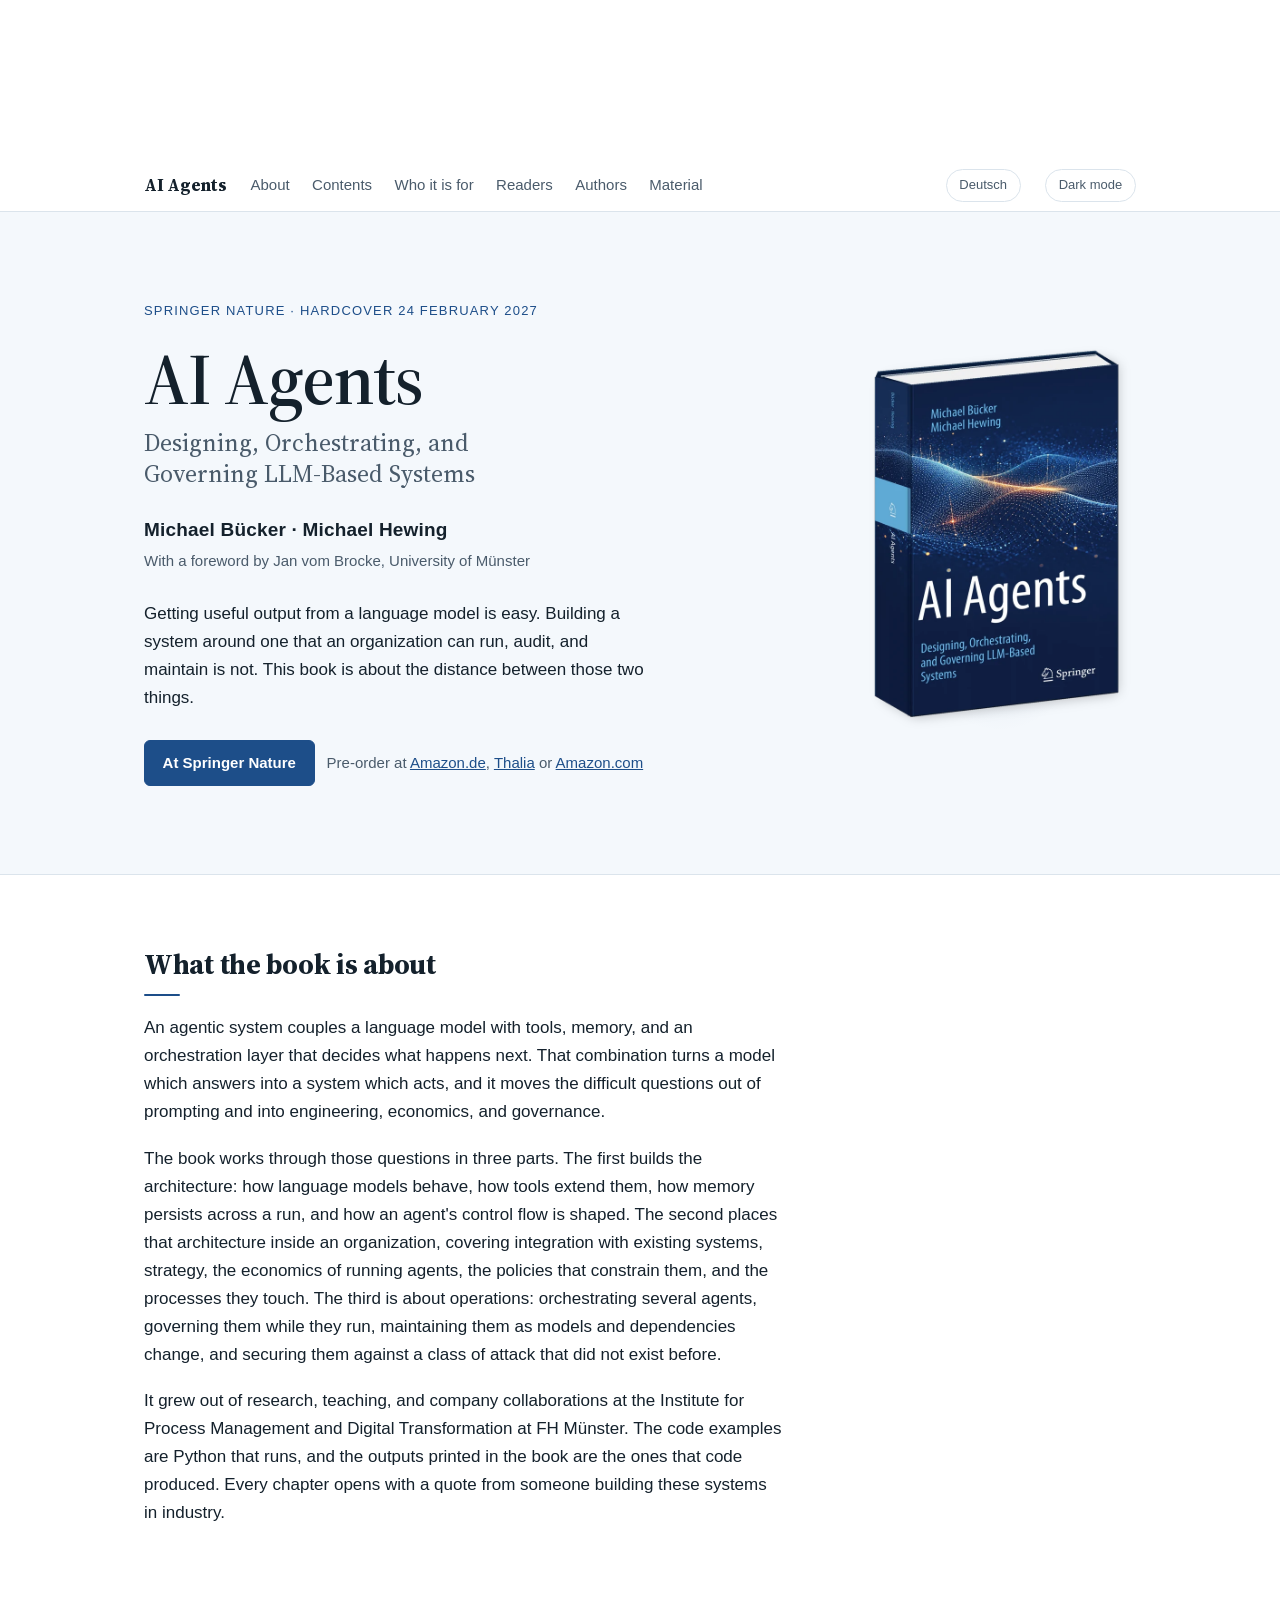
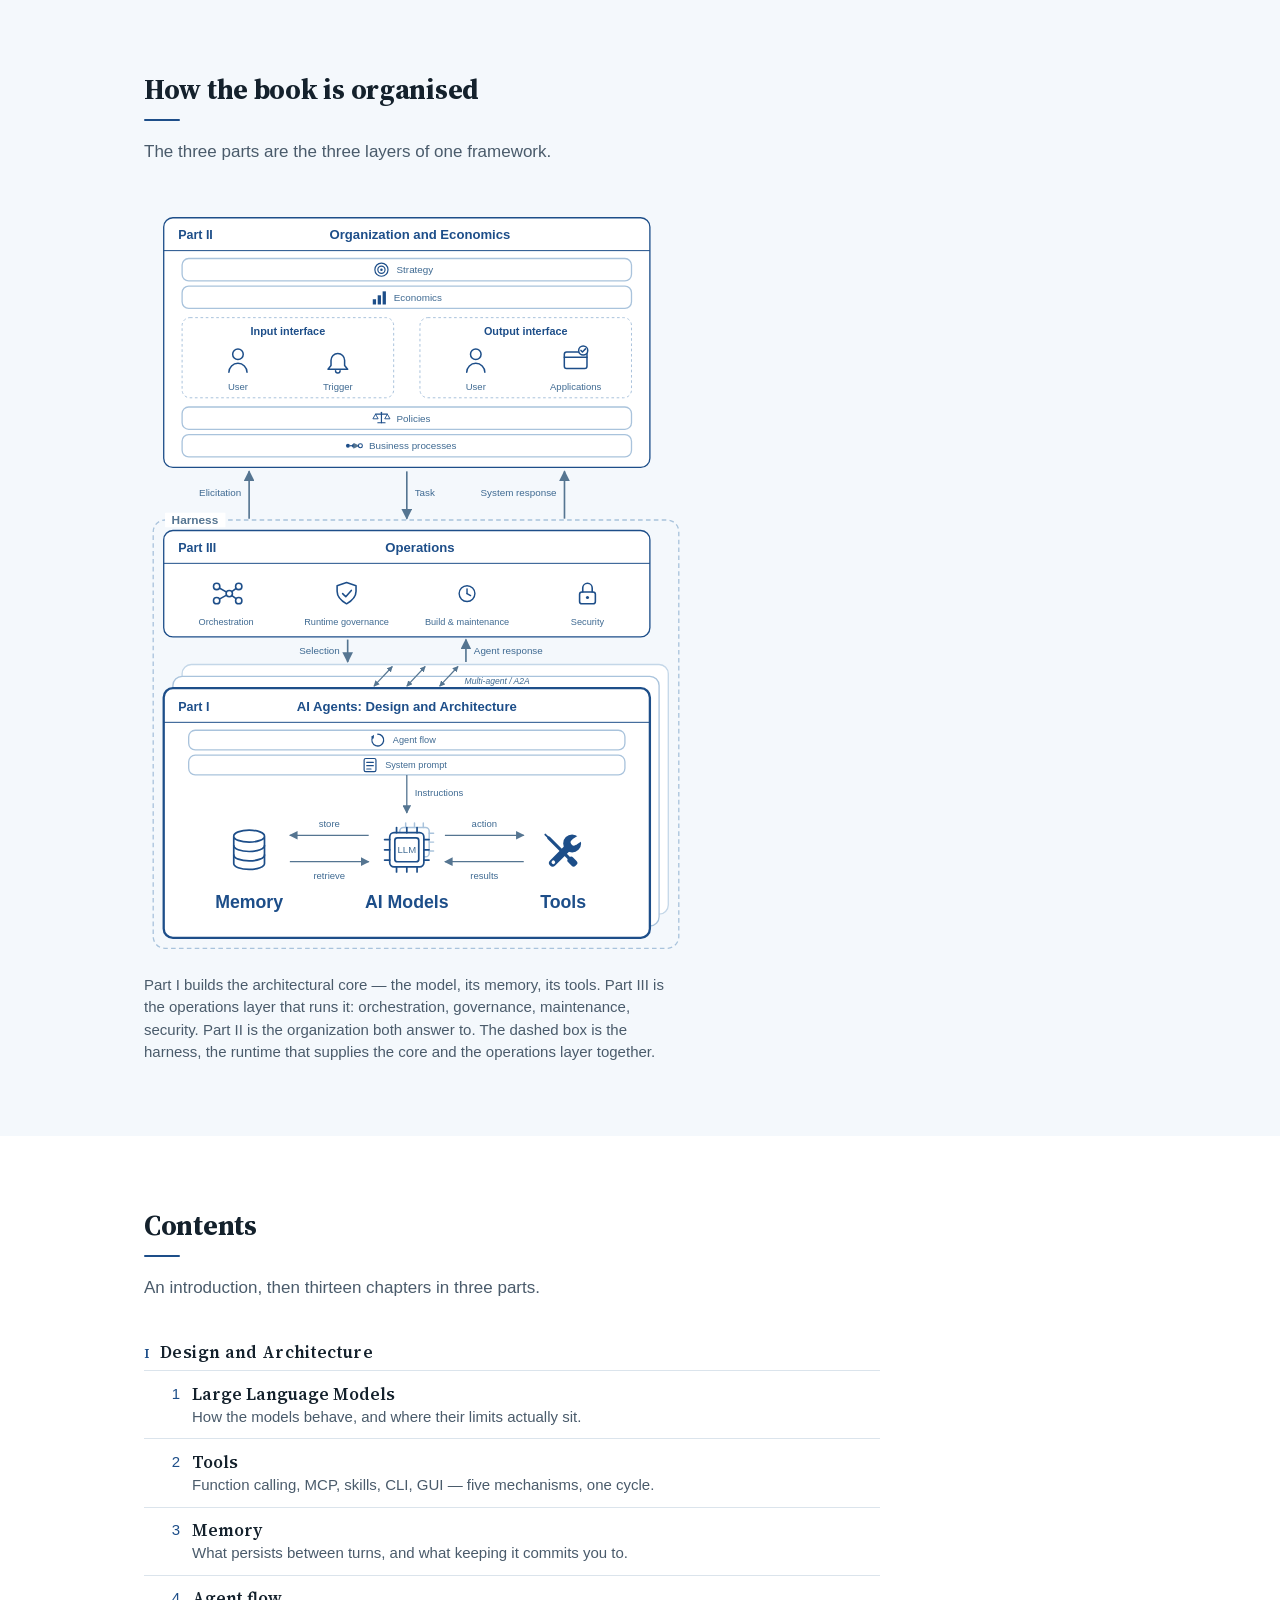
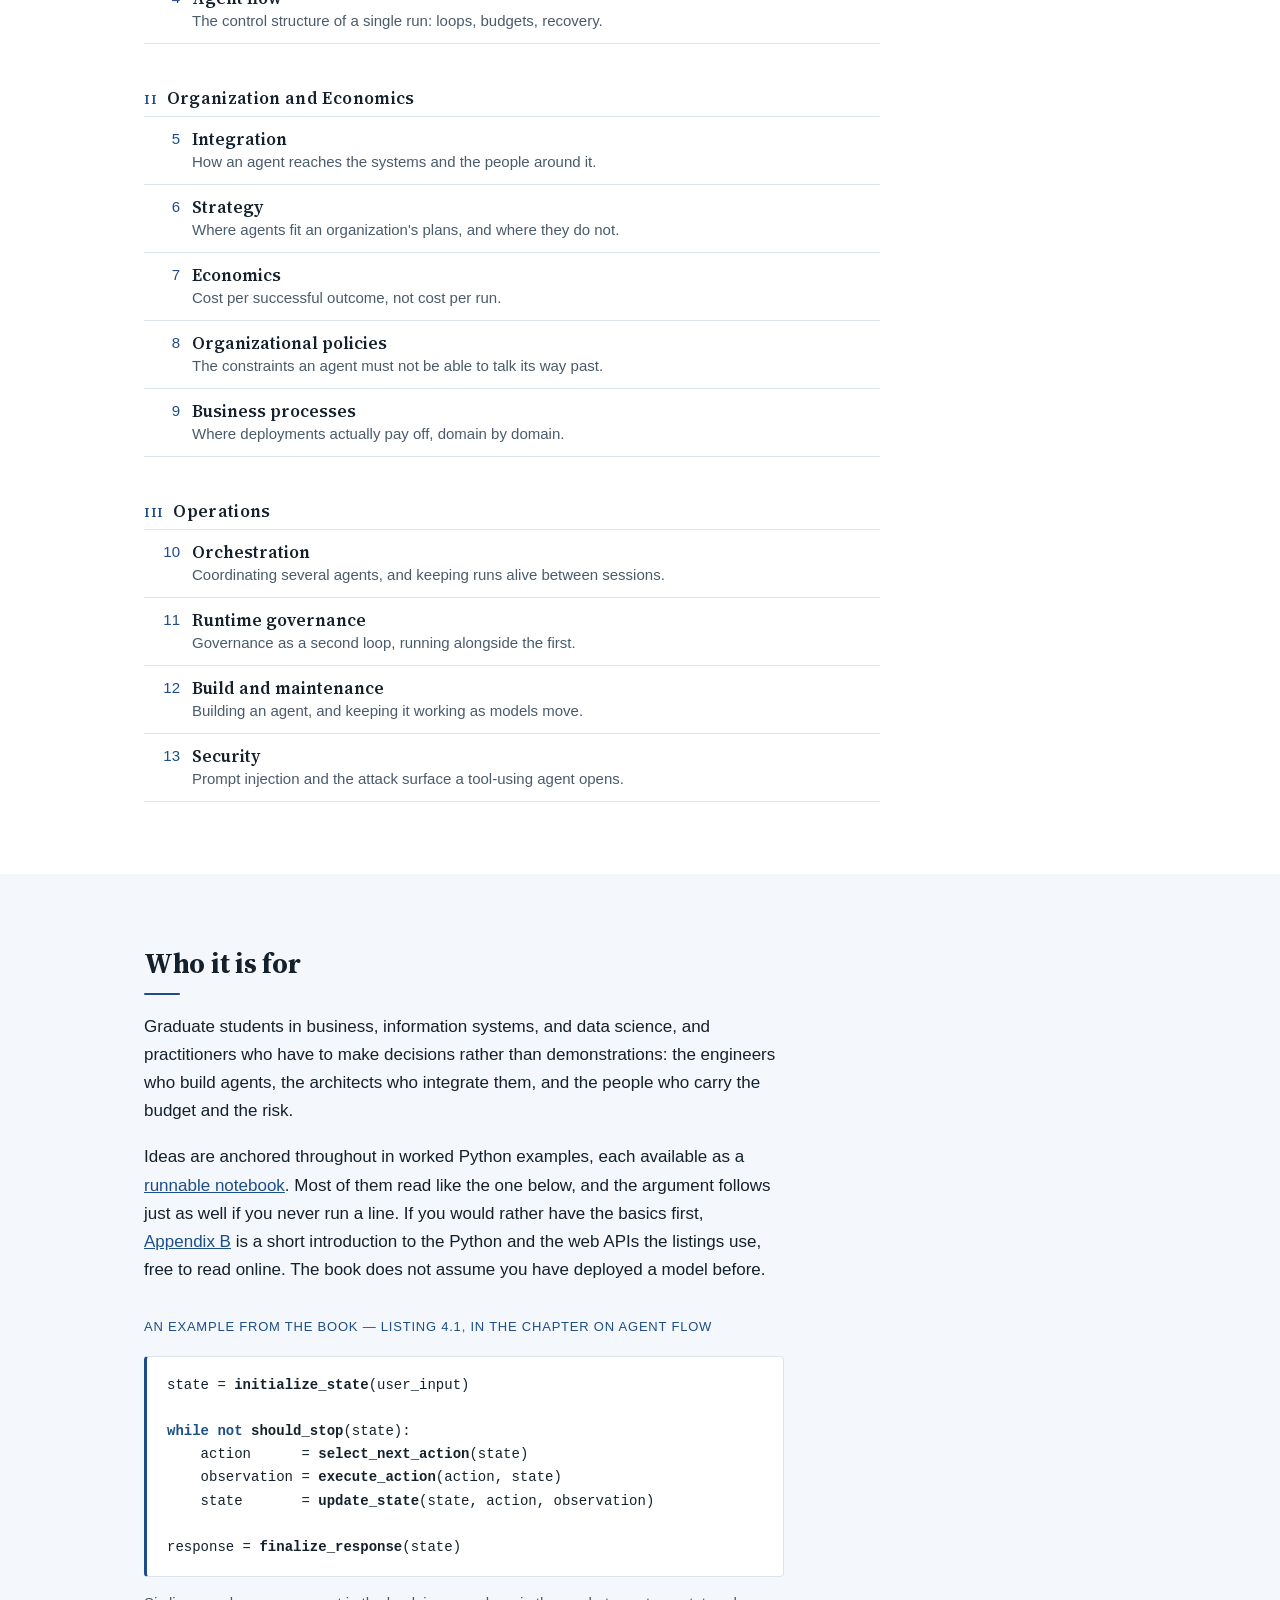
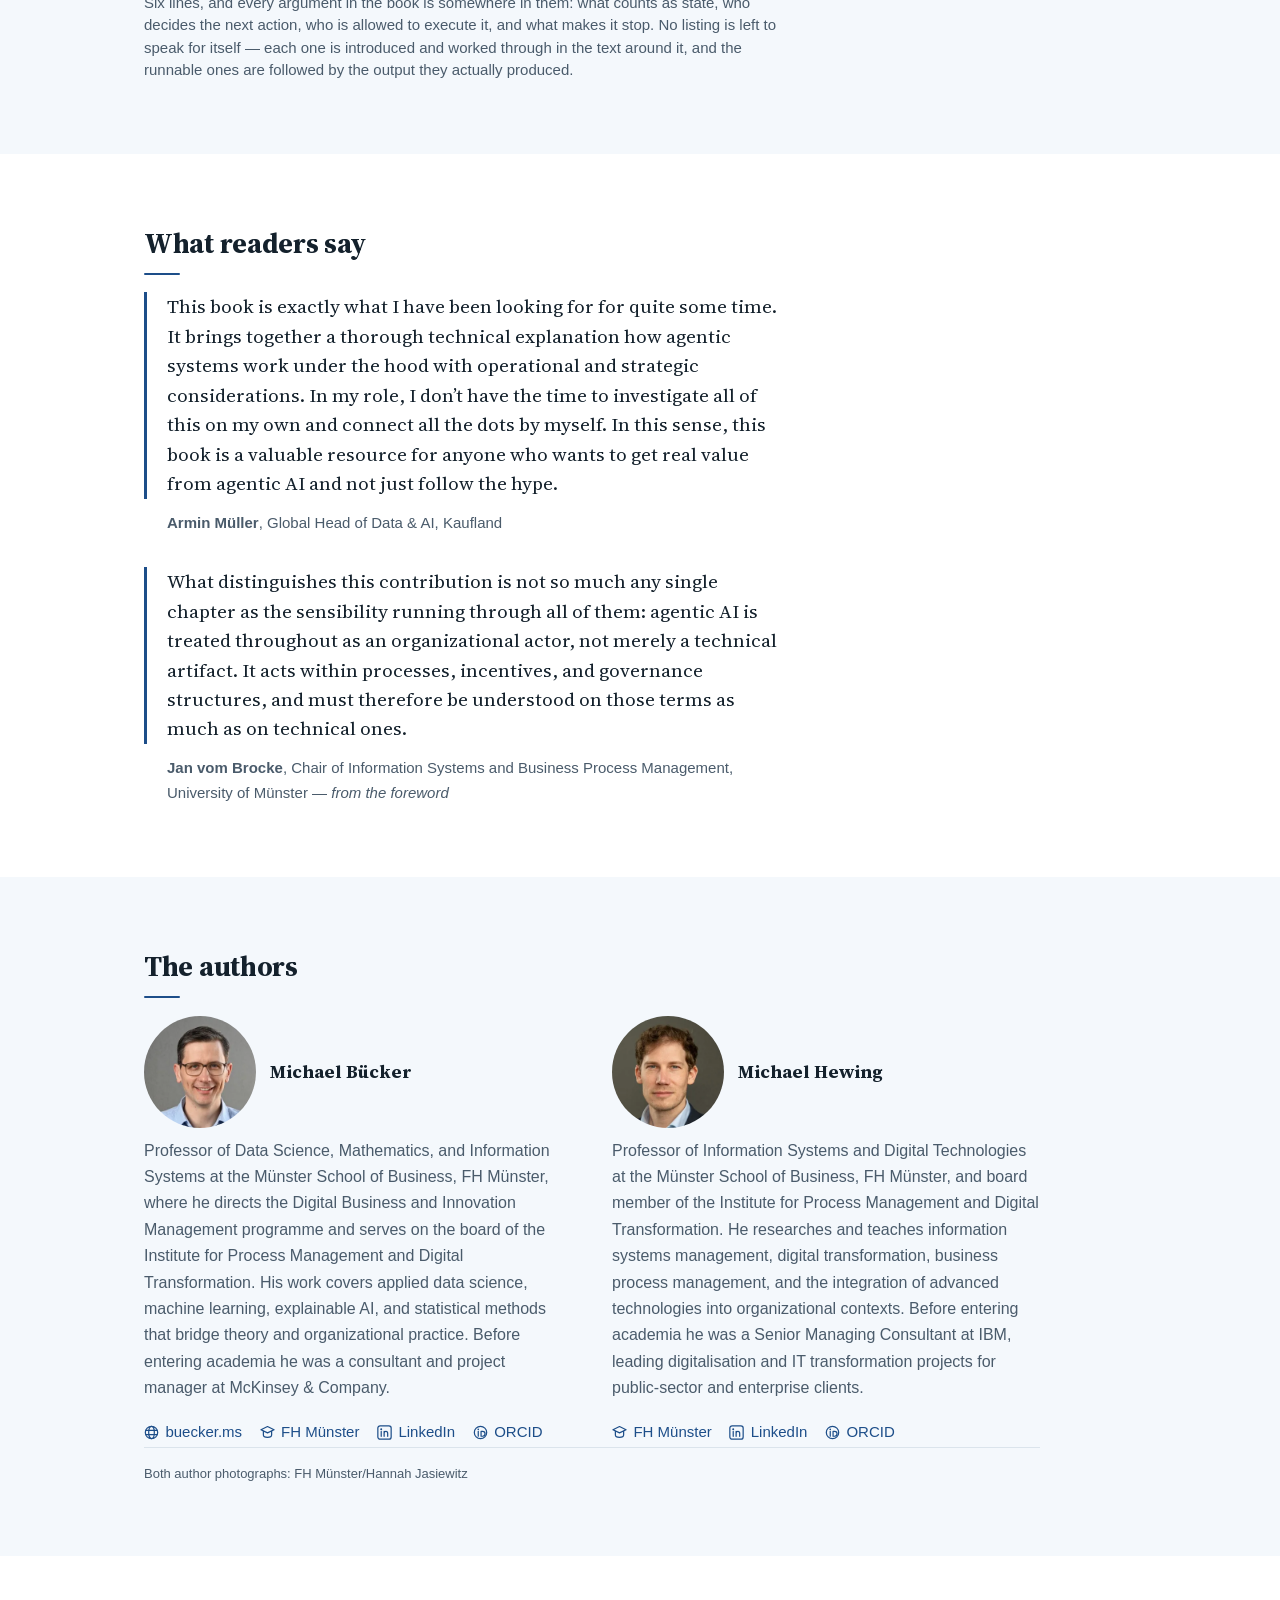
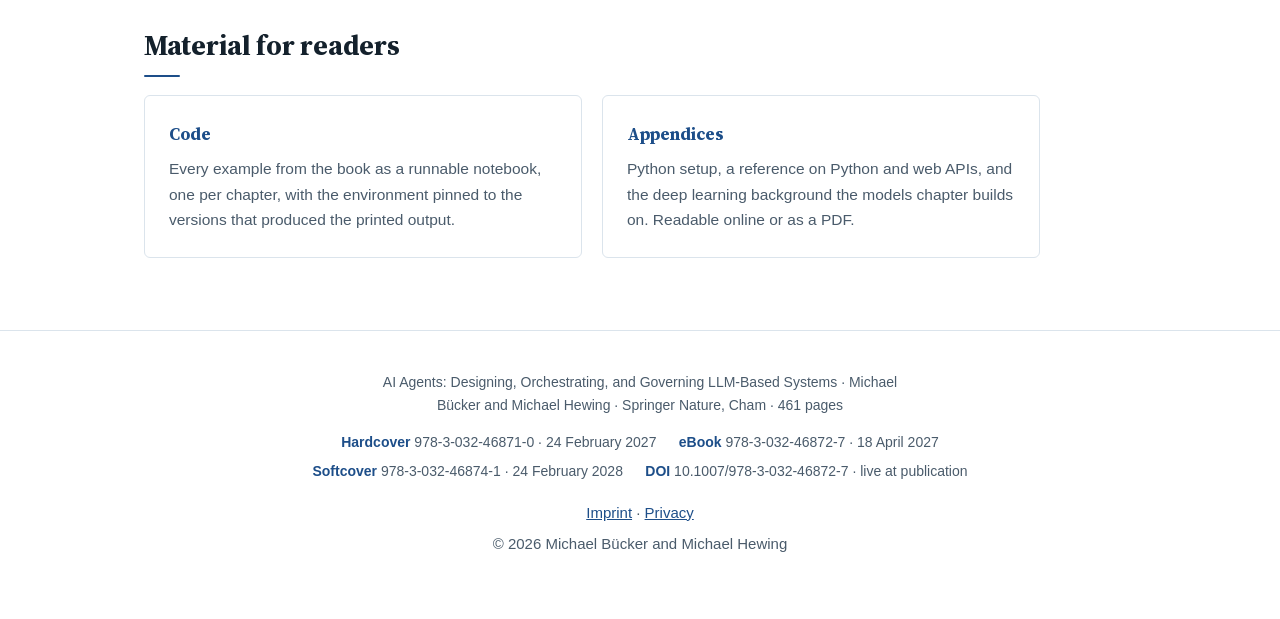
<file: index.html>
<!doctype html>
<html lang="en">
<head>
<meta charset="utf-8">
<meta name="viewport" content="width=device-width, initial-scale=1">
<title>AI Agents — Designing, Orchestrating, and Governing LLM-Based Systems</title>
<meta name="description" content="A book by Michael Bücker and Michael Hewing on building LLM-based agents an organization can run, audit, and maintain. Springer Nature, hardcover 24 February 2027.">
<meta property="og:title" content="AI Agents: Designing, Orchestrating, and Governing LLM-Based Systems">
<meta property="og:description" content="Getting useful output from a language model is easy. Building a system around one that an organization can run, audit, and maintain is not.">
<meta property="og:image" content="https://aiagentsbook.org/img/cover-3d.jpg">
<meta property="og:url" content="https://aiagentsbook.org/">
<meta property="og:type" content="book">
<meta property="book:isbn" content="9783032468710">
<meta property="book:release_date" content="2027-02-24">
<meta name="twitter:card" content="summary_large_image">
<link rel="canonical" href="https://aiagentsbook.org/">
<link rel="alternate" hreflang="en" href="https://aiagentsbook.org/">
<link rel="alternate" hreflang="de" href="https://aiagentsbook.org/de/">
<link rel="alternate" hreflang="x-default" href="https://aiagentsbook.org/">
<link rel="icon" href="favicon.svg" type="image/svg+xml">
<link rel="apple-touch-icon" href="apple-touch-icon.png">
<link rel="preload" href="fonts/source-serif-4.woff2" as="font"
      type="font/woff2" crossorigin>
<link rel="stylesheet" href="style.css">
<script>
  /* Applies a stored theme choice before first paint, so a visitor who picked
     one does not see the other flash first. Wrapped because localStorage
     throws in a private window with site data blocked, where doing nothing
     and following the system preference is the right outcome. */
  try {
    var saved = localStorage.getItem("theme");
    if (saved === "dark" || saved === "light") {
      document.documentElement.dataset.theme = saved;
    }
  } catch (e) {}
</script>
</head>
<body>

<!-- Icons are inline symbols rather than an icon font or a sprite file,
     because the page loads nothing from anywhere. Each is monochrome and
     inherits the link colour via currentColor, which also keeps the brand
     marks out of it: every icon sits beside its own text label, so the
     meaning never depends on recognising the glyph. -->
<svg xmlns="http://www.w3.org/2000/svg" hidden>
  <symbol id="i-globe" viewBox="0 0 16 16">
    <circle cx="8" cy="8" r="6.6" fill="none" stroke="currentColor" stroke-width="1.3"/>
    <ellipse cx="8" cy="8" rx="3" ry="6.6" fill="none" stroke="currentColor" stroke-width="1.3"/>
    <path d="M1.8 5.7h12.4M1.8 10.3h12.4" stroke="currentColor" stroke-width="1.3"/>
  </symbol>
  <symbol id="i-university" viewBox="0 0 16 16">
    <path d="M8 1.6 15 5 8 8.4 1 5z" fill="none" stroke="currentColor"
          stroke-width="1.3" stroke-linejoin="round"/>
    <path d="M3.6 6.6v4.1c0 1.3 2 2.4 4.4 2.4s4.4-1.1 4.4-2.4V6.6"
          fill="none" stroke="currentColor" stroke-width="1.3" stroke-linecap="round"/>
  </symbol>
  <symbol id="i-linkedin" viewBox="0 0 16 16">
    <rect x="0.9" y="0.9" width="14.2" height="14.2" rx="2.4" fill="none"
          stroke="currentColor" stroke-width="1.3"/>
    <circle cx="4.5" cy="4.6" r="1.05" fill="currentColor"/>
    <path d="M4.5 6.9v5.2M7.6 12.1V6.9m0 1.8c0-1 .8-1.8 1.9-1.8s1.9.8 1.9 2.1v3.1"
          fill="none" stroke="currentColor" stroke-width="1.3" stroke-linecap="round"/>
  </symbol>
  <symbol id="i-orcid" viewBox="0 0 16 16">
    <circle cx="8" cy="8" r="6.6" fill="none" stroke="currentColor" stroke-width="1.3"/>
    <circle cx="5.6" cy="4.7" r="0.85" fill="currentColor"/>
    <path d="M5.6 6.9v5.1" stroke="currentColor" stroke-width="1.3" stroke-linecap="round"/>
    <path d="M8.6 12V6.9h1.7a2.55 2.55 0 0 1 0 5.1z" fill="none"
          stroke="currentColor" stroke-width="1.3" stroke-linejoin="round"/>
  </symbol>
</svg>

<nav class="topbar" aria-label="Sections of this page">
  <a class="topbar-brand" href="#top">AI Agents</a>
  <ul class="topbar-links">
    <li><a href="#about">About</a></li>
    <li><a href="#contents">Contents</a></li>
    <li><a href="#audience">Who it is for</a></li>
    <li><a href="#readers">Readers</a></li>
    <li><a href="#authors">Authors</a></li>
    <li><a href="#material">Material</a></li>
  </ul>
  <!-- The language switch is a plain link to the other page, not a control
       that rewrites this one: the two languages are two documents, each with
       its own URL, so they can be shared, indexed and opened without
       JavaScript. It sits before the theme toggle because it changes the
       content, which outranks changing the colours. -->
  <a class="lang" href="de/" hreflang="de" lang="de"><span class="lang-full">Deutsch</span><span class="lang-abbr">DE</span></a>
  <button id="theme-toggle" class="theme-toggle" type="button" hidden>
    <span data-when="light">Dark mode</span><span data-when="dark">Light mode</span>
  </button>
</nav>

<header class="hero" id="top">
  <div class="hero-inner">
    <div class="hero-text">
      <!-- The date and the links waited for Springer's catalogue entry rather
           than going up as placeholders, on the principle that a link which
           never resolves is worse than an honest silence. The entry appeared
           on 16 November 2026 and carries all three ISBNs, which also settled
           the DOI: Springer builds it from the eBook ISBN, so it is
           10.1007/978-3-032-46872-7 and not the print number. That one is
           printed in the footer as text, not linked, because Springer
           registers a DOI when the book appears and it would 404 until then. -->
      <p class="eyebrow">Springer Nature
        <span aria-hidden="true">&middot;</span> Hardcover 24 February 2027</p>
      <h1>AI Agents</h1>
      <p class="subtitle">Designing, Orchestrating, and Governing LLM-Based Systems</p>
      <p class="authors">Michael Bücker &middot; Michael Hewing</p>
      <!-- The foreword line sits under the authors and stays quieter than
           they are. It used to carry Jan vom Brocke's full chair title and
           institute, which made the one name nobody wrote the book with the
           most prominent line in the hero. The full affiliation is on his
           quotation further down, where it belongs. -->
      <p class="foreword-by">With a foreword by Jan vom Brocke, University of Münster</p>
      <p class="lede">Getting useful output from a language model is easy. Building a
        system around one that an organization can run, audit, and maintain is not.
        This book is about the distance between those two things.</p>
      <!-- Springer's own page is the primary destination but carries no buying
           option before publication, which is why retailers appear here at
           all. Every URL is the shop's plain product address, with no tracking
           parameters; the Amazon ones are the ASIN form, which for a book is
           its ISBN-10. -->
      <p class="hero-actions">
        <a class="action" href="https://link.springer.com/book/9783032468727">At Springer Nature</a>
        <span class="preorder">Pre-order at
          <a href="https://www.amazon.de/dp/303246871X">Amazon.de</a>,
          <a href="https://www.thalia.de/shop/home/artikeldetails/A1082389863">Thalia</a> or
          <a href="https://www.amazon.com/dp/303246871X">Amazon.com</a></span>
      </p>
    </div>
    <div class="hero-cover">
      <!-- WebP because it is the only format here that carries the render's
           transparency at a sensible weight: 86 KB against 495 for the same
           image as PNG. Transparency is what lets one file serve both colour
           schemes instead of a white rectangle showing up in dark mode. The
           JPEG beside it exists only for og:image, since social scrapers
           still handle WebP unevenly. -->
      <img src="img/cover-3d.webp" width="600" height="900"
           alt="AI Agents: Designing, Orchestrating, and Governing LLM-Based Systems, by Michael Bücker and Michael Hewing, published by Springer.">
    </div>
  </div>
</header>

<main>

<section class="band" id="about">
  <h2>What the book is about</h2>
  <p>An agentic system couples a language model with tools, memory, and an
    orchestration layer that decides what happens next. That combination turns a
    model which answers into a system which acts, and it moves the difficult
    questions out of prompting and into engineering, economics, and governance.</p>
  <p>The book works through those questions in three parts. The first builds the
    architecture: how language models behave, how tools extend them, how memory
    persists across a run, and how an agent's control flow is shaped. The second
    places that architecture inside an organization, covering integration with
    existing systems, strategy, the economics of running agents, the policies that
    constrain them, and the processes they touch. The third is about operations:
    orchestrating several agents, governing them while they run, maintaining them
    as models and dependencies change, and securing them against a class of attack
    that did not exist before.</p>
  <p>It grew out of research, teaching, and company collaborations at the Institute
    for Process Management and Digital Transformation at FH Münster. The code
    examples are Python that runs, and the outputs printed in the book are the ones
    that code produced. Every chapter opens with a quote from someone building these
    systems in industry.</p>
</section>

<!-- The book's own framework figure, inlined rather than linked so it inherits
     the page's colours and needs no second request. It is the argument for the
     book's structure: its three layers are the three parts. -->
<section class="band alt" id="framework">
  <h2>How the book is organised</h2>
  <p class="intro">The three parts are the three layers of one framework.</p>
  <figure class="figure">
    <svg class="framework" viewBox="0 0 828 1150" width="100%" height="auto" xmlns="http://www.w3.org/2000/svg" role="img">
<title>The AI agent framework</title>
<desc>Three layers: an organizational layer with strategy, economics, input and output interfaces, policies, and business processes; an operations and processes layer with orchestration, runtime governance, build and maintenance, and security; and the agent architecture core, where an AI model interacts with memory and tools under a system prompt and agent flow. A dashed enclosing box labelled Harness surrounds the operations layer and the agent architecture core together. Tasks flow downward through the layers and responses flow back up.</desc>
<defs><marker id="fw-arrow" viewBox="0 0 10 10" refX="9" refY="5" markerWidth="6.5" markerHeight="6.5" orient="auto-start-reverse"><path d="M0,0 L10,5 L0,10 z" fill="var(--dia-line)"/></marker><marker id="fw-arrow-s" viewBox="0 0 10 10" refX="9" refY="5" markerWidth="5" markerHeight="5" orient="auto-start-reverse"><path d="M0,0 L10,5 L0,10 z" fill="var(--dia-line)"/></marker></defs>
<g id="part2"><rect x="30" y="24" width="740" height="380" rx="14" fill="var(--dia-fill)" stroke="var(--dia-strong)" stroke-width="2"/><line x1="30" y1="74" x2="770" y2="74" stroke="var(--dia-strong)" stroke-width="1.5"/><text x="52" y="57" font-family="inherit" font-size="19" fill="var(--dia-strong)" font-weight="700" text-anchor="start">Part II</text><text x="420" y="57" font-family="inherit" font-size="20" fill="var(--dia-strong)" font-weight="700" text-anchor="middle">Organization and Economics</text><rect x="58" y="86" width="684" height="34" rx="10" fill="var(--dia-fill)" stroke="var(--dia-soft)" stroke-width="2"/><g transform="translate(361.4,103.0)"><circle cx="0" cy="0" r="10" stroke="var(--dia-strong)" stroke-width="1.8" fill="none"/><circle cx="0" cy="0" r="5.5" stroke="var(--dia-strong)" stroke-width="1.8" fill="none"/><circle cx="0" cy="0" r="1.9" fill="var(--dia-strong)"/></g><text x="384.4" y="108.1" font-family="inherit" font-size="15" fill="var(--dia-mid)" text-anchor="start">Strategy</text><rect x="58" y="128" width="684" height="34" rx="10" fill="var(--dia-fill)" stroke="var(--dia-soft)" stroke-width="2"/><g transform="translate(357.2,145.0)"><rect x="-9" y="3" width="5" height="8" fill="var(--dia-strong)"/><rect x="-1.5" y="-3" width="5" height="14" fill="var(--dia-strong)"/><rect x="6" y="-9" width="5" height="20" fill="var(--dia-strong)"/></g><text x="380.2" y="150.1" font-family="inherit" font-size="15" fill="var(--dia-mid)" text-anchor="start">Economics</text><rect x="58" y="176" width="322" height="122" rx="12" fill="none" stroke="var(--dia-soft)" stroke-width="1.5" stroke-dasharray="4 4"/><text x="219" y="202" font-family="inherit" font-size="16.5" fill="var(--dia-strong)" font-weight="600" text-anchor="middle">Input interface</text><g transform="translate(143,242) scale(1.15)"><circle cx="0" cy="-9" r="7" stroke="var(--dia-strong)" stroke-width="2" fill="none" stroke-linecap="round" stroke-linejoin="round"/><path d="M-12,15 a12,12 0 0 1 24,0" stroke="var(--dia-strong)" stroke-width="2" fill="none" stroke-linecap="round" stroke-linejoin="round"/></g><text x="143" y="286" font-family="inherit" font-size="14.5" fill="var(--dia-mid)" text-anchor="middle">User</text><g transform="translate(295,242) scale(1.15)"><path d="M-9,6 v-7 a9,9 0 0 1 18,0 v7 l4,5 h-26 z" stroke="var(--dia-strong)" stroke-width="2" fill="none" stroke-linecap="round" stroke-linejoin="round"/><path d="M-3,13 a3,3 0 0 0 6,0" stroke="var(--dia-strong)" stroke-width="2" fill="none" stroke-linecap="round" stroke-linejoin="round"/></g><text x="295" y="286" font-family="inherit" font-size="14.5" fill="var(--dia-mid)" text-anchor="middle">Trigger</text><rect x="420" y="176" width="322" height="122" rx="12" fill="none" stroke="var(--dia-soft)" stroke-width="1.5" stroke-dasharray="4 4"/><text x="581" y="202" font-family="inherit" font-size="16.5" fill="var(--dia-strong)" font-weight="600" text-anchor="middle">Output interface</text><g transform="translate(505,242) scale(1.15)"><circle cx="0" cy="-9" r="7" stroke="var(--dia-strong)" stroke-width="2" fill="none" stroke-linecap="round" stroke-linejoin="round"/><path d="M-12,15 a12,12 0 0 1 24,0" stroke="var(--dia-strong)" stroke-width="2" fill="none" stroke-linecap="round" stroke-linejoin="round"/></g><text x="505" y="286" font-family="inherit" font-size="14.5" fill="var(--dia-mid)" text-anchor="middle">User</text><g transform="translate(657,242) scale(1.15)"><rect x="-15" y="-12" width="30" height="22" rx="3" stroke="var(--dia-strong)" stroke-width="2" fill="none" stroke-linecap="round" stroke-linejoin="round"/><line x1="-15" y1="-5" x2="15" y2="-5" stroke="var(--dia-strong)" stroke-width="2" fill="none" stroke-linecap="round" stroke-linejoin="round"/><circle cx="10" cy="-14" r="6" fill="var(--dia-fill)" stroke="var(--dia-strong)" stroke-width="2"/><path d="M7,-14 l2,2 l4,-4" stroke="var(--dia-strong)" stroke-width="2" fill="none" stroke-linecap="round" stroke-linejoin="round"/></g><text x="657" y="286" font-family="inherit" font-size="14.5" fill="var(--dia-mid)" text-anchor="middle">Applications</text><rect x="58" y="312" width="684" height="34" rx="10" fill="var(--dia-fill)" stroke="var(--dia-soft)" stroke-width="2"/><g transform="translate(361.4,329.0)"><line x1="0" y1="-9" x2="0" y2="7" stroke="var(--dia-strong)" stroke-width="1.8" stroke-linecap="round"/><line x1="-5.5" y1="7" x2="5.5" y2="7" stroke="var(--dia-strong)" stroke-width="1.8" stroke-linecap="round"/><line x1="-9" y1="-6" x2="9" y2="-6" stroke="var(--dia-strong)" stroke-width="1.8" stroke-linecap="round"/><path d="M -9,-6 L -13,1 L -5,1 Z" stroke="var(--dia-strong)" stroke-width="1.4" fill="none" stroke-linejoin="round"/><path d="M 9,-6 L 13,1 L 5,1 Z" stroke="var(--dia-strong)" stroke-width="1.4" fill="none" stroke-linejoin="round"/></g><text x="384.4" y="334.1" font-family="inherit" font-size="15" fill="var(--dia-mid)" text-anchor="start">Policies</text><rect x="58" y="354" width="684" height="34" rx="10" fill="var(--dia-fill)" stroke="var(--dia-soft)" stroke-width="2"/><g transform="translate(319.4,371.0)"><circle cx="-9" cy="0" r="3" fill="var(--dia-strong)"/><line x1="-6" y1="0" x2="-1.5" y2="0" stroke="var(--dia-strong)" stroke-width="1.8"/><circle cx="0" cy="0" r="3" fill="var(--dia-strong)"/><line x1="3" y1="0" x2="7.5" y2="0" stroke="var(--dia-strong)" stroke-width="1.8" marker-end="url(#fw-arrow-s)"/><circle cx="10" cy="0" r="3" fill="none" stroke="var(--dia-strong)" stroke-width="1.6"/></g><text x="342.4" y="376.1" font-family="inherit" font-size="15" fill="var(--dia-mid)" text-anchor="start">Business processes</text></g><g id="arrows23"><line x1="160" y1="482" x2="160" y2="410" stroke="var(--dia-line)" stroke-width="2.5" marker-end="url(#fw-arrow)"/><text x="148" y="447" font-family="inherit" font-size="15" fill="var(--dia-mid)" text-anchor="end">Elicitation</text><line x1="400" y1="410" x2="400" y2="482" stroke="var(--dia-line)" stroke-width="2.5" marker-end="url(#fw-arrow)"/><text x="412" y="447" font-family="inherit" font-size="15" fill="var(--dia-mid)" text-anchor="start">Task</text><line x1="640" y1="482" x2="640" y2="410" stroke="var(--dia-line)" stroke-width="2.5" marker-end="url(#fw-arrow)"/><text x="628" y="447" font-family="inherit" font-size="15" fill="var(--dia-mid)" text-anchor="end">System response</text></g><g id="harness"><rect x="14" y="484" width="800" height="652" rx="18" fill="none" stroke="var(--dia-soft)" stroke-width="2" stroke-dasharray="7 5"/><rect x="32" y="473" width="92" height="22" fill="var(--dia-fill)"/><text x="42" y="490" font-family="inherit" font-size="18" fill="var(--dia-line)" font-weight="700" text-anchor="start">Harness</text></g><g id="harness-scope" transform="translate(0,34)"><g id="part3"><rect x="30" y="466" width="740" height="162" rx="14" fill="var(--dia-fill)" stroke="var(--dia-strong)" stroke-width="2"/><line x1="30" y1="516" x2="770" y2="516" stroke="var(--dia-strong)" stroke-width="1.5"/><text x="52" y="499" font-family="inherit" font-size="19" fill="var(--dia-strong)" font-weight="700" text-anchor="start">Part III</text><text x="420" y="499" font-family="inherit" font-size="20" fill="var(--dia-strong)" font-weight="700" text-anchor="middle">Operations</text><g transform="translate(125,562) scale(1.2)"><line x1="-12" y1="-9" x2="4" y2="0" stroke="var(--dia-strong)" stroke-width="2" fill="none" stroke-linecap="round" stroke-linejoin="round"/><line x1="-12" y1="9" x2="4" y2="0" stroke="var(--dia-strong)" stroke-width="2" fill="none" stroke-linecap="round" stroke-linejoin="round"/><line x1="4" y1="0" x2="16" y2="-9" stroke="var(--dia-strong)" stroke-width="2" fill="none" stroke-linecap="round" stroke-linejoin="round"/><line x1="4" y1="0" x2="16" y2="9" stroke="var(--dia-strong)" stroke-width="2" fill="none" stroke-linecap="round" stroke-linejoin="round"/><circle cx="-12" cy="-9" r="4" fill="var(--dia-fill)" stroke="var(--dia-strong)" stroke-width="2"/><circle cx="-12" cy="9" r="4" fill="var(--dia-fill)" stroke="var(--dia-strong)" stroke-width="2"/><circle cx="4" cy="0" r="4" fill="var(--dia-fill)" stroke="var(--dia-strong)" stroke-width="2"/><circle cx="16" cy="-9" r="4" fill="var(--dia-fill)" stroke="var(--dia-strong)" stroke-width="2"/><circle cx="16" cy="9" r="4" fill="var(--dia-fill)" stroke="var(--dia-strong)" stroke-width="2"/></g><text x="125" y="610" font-family="inherit" font-size="14" fill="var(--dia-mid)" text-anchor="middle">Orchestration</text><g transform="translate(308.33,562) scale(1.2)"><path d="M0,-14 l12,4 v7 c0,8 -5,12 -12,16 c-7,-4 -12,-8 -12,-16 v-7 z" stroke="var(--dia-strong)" stroke-width="2" fill="none" stroke-linecap="round" stroke-linejoin="round"/><path d="M-5,0 l4,4 l7,-8" stroke="var(--dia-strong)" stroke-width="2" fill="none" stroke-linecap="round" stroke-linejoin="round"/></g><text x="308.33" y="610" font-family="inherit" font-size="14" fill="var(--dia-mid)" text-anchor="middle">Runtime governance</text><g transform="translate(491.67,562) scale(1.2)"><g transform="translate(0,0)"><circle cx="0" cy="0" r="10" stroke="var(--dia-strong)" stroke-width="1.8" fill="none"/><line x1="0" y1="0" x2="0" y2="-6" stroke="var(--dia-strong)" stroke-width="1.8" stroke-linecap="round"/><line x1="0" y1="0" x2="4.5" y2="2.5" stroke="var(--dia-strong)" stroke-width="1.8" stroke-linecap="round"/></g></g><text x="491.67" y="610" font-family="inherit" font-size="14" fill="var(--dia-mid)" text-anchor="middle">Build &amp; maintenance</text><g transform="translate(675,562) scale(1.2)"><rect x="-10" y="-2" width="20" height="15" rx="3" stroke="var(--dia-strong)" stroke-width="2" fill="none" stroke-linecap="round" stroke-linejoin="round"/><path d="M-6,-2 v-5 a6,6 0 0 1 12,0 v5" stroke="var(--dia-strong)" stroke-width="2" fill="none" stroke-linecap="round" stroke-linejoin="round"/><circle cx="0" cy="5" r="2" fill="var(--dia-strong)"/></g><text x="675" y="610" font-family="inherit" font-size="14" fill="var(--dia-mid)" text-anchor="middle">Security</text></g><g id="arrows31"><line x1="310" y1="632" x2="310" y2="666" stroke="var(--dia-line)" stroke-width="2.5" marker-end="url(#fw-arrow)"/><text x="298" y="654" font-family="inherit" font-size="15" fill="var(--dia-mid)" text-anchor="end">Selection</text><line x1="490" y1="666" x2="490" y2="632" stroke="var(--dia-line)" stroke-width="2.5" marker-end="url(#fw-arrow)"/><text x="502" y="654" font-family="inherit" font-size="15" fill="var(--dia-mid)" text-anchor="start">Agent response</text></g><g id="part1"><rect x="58" y="670" width="740" height="380" rx="14" fill="var(--dia-fill)" stroke="var(--dia-faint)" stroke-width="2"/><rect x="44" y="688" width="740" height="380" rx="14" fill="var(--dia-fill)" stroke="var(--dia-soft)" stroke-width="2"/><line x1="350" y1="703" x2="378" y2="673" stroke="var(--dia-line)" stroke-width="1.8" marker-start="url(#fw-arrow-s)" marker-end="url(#fw-arrow-s)"/><line x1="400" y1="703" x2="428" y2="673" stroke="var(--dia-line)" stroke-width="1.8" marker-start="url(#fw-arrow-s)" marker-end="url(#fw-arrow-s)"/><line x1="450" y1="703" x2="478" y2="673" stroke="var(--dia-line)" stroke-width="1.8" marker-start="url(#fw-arrow-s)" marker-end="url(#fw-arrow-s)"/><text x="488" y="700" font-family="inherit" font-size="13" fill="var(--dia-mid)" font-style="italic" text-anchor="start">Multi-agent / A2A</text><rect x="30" y="706" width="740" height="380" rx="14" fill="var(--dia-fill)" stroke="var(--dia-strong)" stroke-width="3.5"/><line x1="30" y1="758" x2="770" y2="758" stroke="var(--dia-strong)" stroke-width="1.5"/><text x="52" y="741" font-family="inherit" font-size="19" fill="var(--dia-strong)" font-weight="700" text-anchor="start">Part I</text><text x="400" y="741" font-family="inherit" font-size="20" fill="var(--dia-strong)" font-weight="700" text-anchor="middle">AI Agents: Design and Architecture</text><rect x="68" y="770" width="664" height="30" rx="10" fill="var(--dia-fill)" stroke="var(--dia-soft)" stroke-width="2"/><g transform="translate(355.8,785.0)"><path d="M0,-9 A9,9 0 1 1 -7.794,-4.5" stroke="var(--dia-strong)" stroke-width="2" fill="none" stroke-linecap="round"/><g transform="translate(-7.794,-4.5) rotate(-60)"><path d="M-1.3,-2.5 L4.3,0 L-1.3,2.5 Z" fill="var(--dia-strong)"/></g></g><text x="378.8" y="789.76" font-family="inherit" font-size="14" fill="var(--dia-mid)" text-anchor="start">Agent flow</text><rect x="68" y="808" width="664" height="30" rx="10" fill="var(--dia-fill)" stroke="var(--dia-soft)" stroke-width="2"/><g transform="translate(344.03999999999996,823.0)"><rect x="-9" y="-10" width="18" height="20" rx="2.5" stroke="var(--dia-strong)" stroke-width="1.8" fill="none"/><line x1="-5" y1="-4" x2="5" y2="-4" stroke="var(--dia-strong)" stroke-width="1.8" stroke-linecap="round"/><line x1="-5" y1="1" x2="5" y2="1" stroke="var(--dia-strong)" stroke-width="1.8" stroke-linecap="round"/><line x1="-5" y1="6" x2="1.5" y2="6" stroke="var(--dia-strong)" stroke-width="1.8" stroke-linecap="round"/></g><text x="367.03999999999996" y="827.76" font-family="inherit" font-size="14" fill="var(--dia-mid)" text-anchor="start">System prompt</text><line x1="400" y1="838" x2="400" y2="896" stroke="var(--dia-line)" stroke-width="2" marker-end="url(#fw-arrow)"/><text x="412" y="870" font-family="inherit" font-size="14.5" fill="var(--dia-mid)" text-anchor="start">Instructions</text><g transform="translate(160,952) scale(1.3)"><path d="M-18,-16 a18,7 0 0 0 36,0 a18,7 0 0 0 -36,0 v32 a18,7 0 0 0 36,0 v-32" stroke="var(--dia-strong)" stroke-width="2" fill="none" stroke-linecap="round" stroke-linejoin="round"/><path d="M-18,-5 a18,7 0 0 0 36,0" stroke="var(--dia-strong)" stroke-width="2" fill="none" stroke-linecap="round" stroke-linejoin="round"/><path d="M-18,6 a18,7 0 0 0 36,0" stroke="var(--dia-strong)" stroke-width="2" fill="none" stroke-linecap="round" stroke-linejoin="round"/></g><g transform="translate(400,952) scale(1.3)"><g transform="translate(9,-9) scale(0.86)"><rect x="-20" y="-20" width="40" height="40" rx="5" fill="var(--dia-fill)" stroke="var(--dia-soft)" stroke-width="2" stroke-linecap="round" stroke-linejoin="round"/><rect x="-11" y="-11" width="22" height="22" rx="3" stroke="var(--dia-soft)" stroke-width="2" fill="none" stroke-linecap="round" stroke-linejoin="round"/><line x1="-12" y1="-20" x2="-12" y2="-26" stroke="var(--dia-soft)" stroke-width="2" stroke-linecap="round"/><line x1="-12" y1="20" x2="-12" y2="26" stroke="var(--dia-soft)" stroke-width="2" stroke-linecap="round"/><line x1="-20" y1="-12" x2="-26" y2="-12" stroke="var(--dia-soft)" stroke-width="2" stroke-linecap="round"/><line x1="20" y1="-12" x2="26" y2="-12" stroke="var(--dia-soft)" stroke-width="2" stroke-linecap="round"/><line x1="0" y1="-20" x2="0" y2="-26" stroke="var(--dia-soft)" stroke-width="2" stroke-linecap="round"/><line x1="0" y1="20" x2="0" y2="26" stroke="var(--dia-soft)" stroke-width="2" stroke-linecap="round"/><line x1="-20" y1="0" x2="-26" y2="0" stroke="var(--dia-soft)" stroke-width="2" stroke-linecap="round"/><line x1="20" y1="0" x2="26" y2="0" stroke="var(--dia-soft)" stroke-width="2" stroke-linecap="round"/><line x1="12" y1="-20" x2="12" y2="-26" stroke="var(--dia-soft)" stroke-width="2" stroke-linecap="round"/><line x1="12" y1="20" x2="12" y2="26" stroke="var(--dia-soft)" stroke-width="2" stroke-linecap="round"/><line x1="-20" y1="12" x2="-26" y2="12" stroke="var(--dia-soft)" stroke-width="2" stroke-linecap="round"/><line x1="20" y1="12" x2="26" y2="12" stroke="var(--dia-soft)" stroke-width="2" stroke-linecap="round"/></g><g><rect x="-20" y="-20" width="40" height="40" rx="5" fill="var(--dia-fill)" stroke="var(--dia-strong)" stroke-width="2" stroke-linecap="round" stroke-linejoin="round"/><rect x="-14" y="-14" width="28" height="28" rx="3" stroke="var(--dia-strong)" stroke-width="2" fill="none" stroke-linecap="round" stroke-linejoin="round"/><text x="0" y="4" font-family="inherit" font-size="11.15" fill="var(--dia-mid)" text-anchor="middle">LLM</text><line x1="-12" y1="-20" x2="-12" y2="-26" stroke="var(--dia-strong)" stroke-width="2" stroke-linecap="round"/><line x1="-12" y1="20" x2="-12" y2="26" stroke="var(--dia-strong)" stroke-width="2" stroke-linecap="round"/><line x1="-20" y1="-12" x2="-26" y2="-12" stroke="var(--dia-strong)" stroke-width="2" stroke-linecap="round"/><line x1="20" y1="-12" x2="26" y2="-12" stroke="var(--dia-strong)" stroke-width="2" stroke-linecap="round"/><line x1="0" y1="-20" x2="0" y2="-26" stroke="var(--dia-strong)" stroke-width="2" stroke-linecap="round"/><line x1="0" y1="20" x2="0" y2="26" stroke="var(--dia-strong)" stroke-width="2" stroke-linecap="round"/><line x1="-20" y1="0" x2="-26" y2="0" stroke="var(--dia-strong)" stroke-width="2" stroke-linecap="round"/><line x1="20" y1="0" x2="26" y2="0" stroke="var(--dia-strong)" stroke-width="2" stroke-linecap="round"/><line x1="12" y1="-20" x2="12" y2="-26" stroke="var(--dia-strong)" stroke-width="2" stroke-linecap="round"/><line x1="12" y1="20" x2="12" y2="26" stroke="var(--dia-strong)" stroke-width="2" stroke-linecap="round"/><line x1="-20" y1="12" x2="-26" y2="12" stroke="var(--dia-strong)" stroke-width="2" stroke-linecap="round"/><line x1="20" y1="12" x2="26" y2="12" stroke="var(--dia-strong)" stroke-width="2" stroke-linecap="round"/></g></g><g transform="translate(638,956) scale(1.05)"><g transform="translate(-16,-16) rotate(-45)"><line x1="0" y1="-14" x2="0" y2="-7" stroke="var(--dia-strong)" stroke-width="2.6" stroke-linecap="round"/><line x1="0" y1="-7" x2="0" y2="34" stroke="var(--dia-strong)" stroke-width="4.6" stroke-linecap="round"/><rect x="-5" y="34" width="10" height="15" rx="4" fill="var(--dia-strong)"/></g><g transform="translate(13,-13) rotate(45)"><circle cx="0" cy="0" r="13" fill="var(--dia-strong)"/><g transform="rotate(12)"><rect x="-4.8" y="-17" width="9.6" height="13.5" fill="var(--dia-fill)"/><circle cx="0" cy="-3" r="4.6" fill="var(--dia-fill)"/></g><line x1="0" y1="8" x2="0" y2="40" stroke="var(--dia-strong)" stroke-width="10.5" stroke-linecap="round"/><circle cx="0" cy="38.5" r="2.6" fill="var(--dia-fill)"/></g></g><text x="160" y="1040" font-family="inherit" font-size="27" fill="var(--dia-strong)" font-weight="700" text-anchor="middle">Memory</text><text x="400" y="1040" font-family="inherit" font-size="27" fill="var(--dia-strong)" font-weight="700" text-anchor="middle">AI Models</text><text x="638" y="1040" font-family="inherit" font-size="27" fill="var(--dia-strong)" font-weight="700" text-anchor="middle">Tools</text><line x1="342" y1="930" x2="222" y2="930" stroke="var(--dia-line)" stroke-width="2" marker-end="url(#fw-arrow)"/><text x="282" y="918" font-family="inherit" font-size="14.5" fill="var(--dia-mid)" text-anchor="middle">store</text><line x1="222" y1="970" x2="342" y2="970" stroke="var(--dia-line)" stroke-width="2" marker-end="url(#fw-arrow)"/><text x="282" y="996" font-family="inherit" font-size="14.5" fill="var(--dia-mid)" text-anchor="middle">retrieve</text><line x1="458" y1="930" x2="578" y2="930" stroke="var(--dia-line)" stroke-width="2" marker-end="url(#fw-arrow)"/><text x="518" y="918" font-family="inherit" font-size="14.5" fill="var(--dia-mid)" text-anchor="middle">action</text><line x1="578" y1="970" x2="458" y2="970" stroke="var(--dia-line)" stroke-width="2" marker-end="url(#fw-arrow)"/><text x="518" y="996" font-family="inherit" font-size="14.5" fill="var(--dia-mid)" text-anchor="middle">results</text></g></g>
</svg>
    <figcaption>Part&nbsp;I builds the architectural core — the model, its memory,
      its tools. Part&nbsp;III is the operations layer that runs it: orchestration,
      governance, maintenance, security. Part&nbsp;II is the organization both
      answer to. The dashed box is the harness, the runtime that supplies the
      core and the operations layer together.</figcaption>
  </figure>
</section>

<section class="band" id="contents">
  <h2>Contents</h2>
  <p class="intro">An introduction, then thirteen chapters in three parts.</p>
  <div class="contents-list">
    <h3 class="part-head"><span class="part-no">I</span> Design and Architecture</h3>
    <ol class="toc" start="1">
      <li><span class="ch-no">1</span><span class="ch-name">Large Language Models</span><span class="ch-blurb">How the models behave, and where their limits actually sit.</span></li>
      <li><span class="ch-no">2</span><span class="ch-name">Tools</span><span class="ch-blurb">Function calling, MCP, skills, CLI, GUI — five mechanisms, one cycle.</span></li>
      <li><span class="ch-no">3</span><span class="ch-name">Memory</span><span class="ch-blurb">What persists between turns, and what keeping it commits you to.</span></li>
      <li><span class="ch-no">4</span><span class="ch-name">Agent flow</span><span class="ch-blurb">The control structure of a single run: loops, budgets, recovery.</span></li>
    </ol>
    <h3 class="part-head"><span class="part-no">II</span> Organization and Economics</h3>
    <ol class="toc" start="5">
      <li><span class="ch-no">5</span><span class="ch-name">Integration</span><span class="ch-blurb">How an agent reaches the systems and the people around it.</span></li>
      <li><span class="ch-no">6</span><span class="ch-name">Strategy</span><span class="ch-blurb">Where agents fit an organization's plans, and where they do not.</span></li>
      <li><span class="ch-no">7</span><span class="ch-name">Economics</span><span class="ch-blurb">Cost per successful outcome, not cost per run.</span></li>
      <li><span class="ch-no">8</span><span class="ch-name">Organizational policies</span><span class="ch-blurb">The constraints an agent must not be able to talk its way past.</span></li>
      <li><span class="ch-no">9</span><span class="ch-name">Business processes</span><span class="ch-blurb">Where deployments actually pay off, domain by domain.</span></li>
    </ol>
    <h3 class="part-head"><span class="part-no">III</span> Operations</h3>
    <ol class="toc" start="10">
      <li><span class="ch-no">10</span><span class="ch-name">Orchestration</span><span class="ch-blurb">Coordinating several agents, and keeping runs alive between sessions.</span></li>
      <li><span class="ch-no">11</span><span class="ch-name">Runtime governance</span><span class="ch-blurb">Governance as a second loop, running alongside the first.</span></li>
      <li><span class="ch-no">12</span><span class="ch-name">Build and maintenance</span><span class="ch-blurb">Building an agent, and keeping it working as models move.</span></li>
      <li><span class="ch-no">13</span><span class="ch-name">Security</span><span class="ch-blurb">Prompt injection and the attack surface a tool-using agent opens.</span></li>
    </ol>
  </div>
</section>

<section class="band alt" id="audience">
  <h2>Who it is for</h2>
  <p>Graduate students in business, information systems, and data science, and
    practitioners who have to make decisions rather than demonstrations: the
    engineers who build agents, the architects who integrate them, and the people
    who carry the budget and the risk.</p>
  <!-- Stating the role of code as a feature rather than an entry requirement,
       and then showing a listing that proves it: the loop below needs no
       library, no framework and no syntax anyone has to look up, so it makes
       the reassurance itself instead of asserting it. -->
  <p>Ideas are anchored throughout in worked Python examples, each available as
    a <a href="https://github.com/ai-agents-book/code">runnable notebook</a>.
    Most of them read like the one below, and the argument follows just as well
    if you never run a line. If you would rather have the basics first,
    <a href="https://aiagentsbook.org/appendices/b-python.html">Appendix&nbsp;B</a>
    is a short introduction to the Python and the web APIs the listings use,
    free to read online. The book does not assume you have deployed a model
    before.</p>

  <!-- Listing 4.1, as printed. Coloured by hand because a highlighter would
       mean a script, and the page loads none. The label sits above the block
       as prose rather than inside it as a comment: the comment was not part
       of the listing, and a reader arriving at a bare code block has no way
       to tell what they are looking at. -->
  <figure class="listing">
    <p class="listing-lead">An example from the book — Listing&nbsp;4.1, in
      the chapter on agent flow</p>
<pre><code>state = <span class="f">initialize_state</span>(user_input)

<span class="k">while not</span> <span class="f">should_stop</span>(state):
    action      = <span class="f">select_next_action</span>(state)
    observation = <span class="f">execute_action</span>(action, state)
    state       = <span class="f">update_state</span>(state, action, observation)

response = <span class="f">finalize_response</span>(state)</code></pre>
    <figcaption>Six lines, and every argument in the book is somewhere in
      them: what counts as state, who decides the next action, who is allowed
      to execute it, and what makes it stop. No listing is left to speak for
      itself — each one is introduced and worked through in the text around
      it, and the runnable ones are followed by the output they actually
      produced.</figcaption>
  </figure>
</section>

<section class="band" id="readers">
  <h2>What readers say</h2>
  <figure class="quote">
    <blockquote>This book is exactly what I have been looking for for quite some time.
      It brings together a thorough technical explanation how agentic systems work
      under the hood with operational and strategic considerations. In my role, I
      don’t have the time to investigate all of this on my own and connect all the
      dots by myself. In this sense, this book is a valuable resource for anyone who
      wants to get real value from agentic AI and not just follow the hype.</blockquote>
    <figcaption><strong>Armin Müller</strong>, Global Head of Data &amp; AI, Kaufland</figcaption>
  </figure>
  <!-- Two contiguous sentences, lifted without an ellipsis: the passage reads
       the same here as it does on the page it comes from, which is the point
       of quoting a foreword rather than commissioning a blurb. The source is
       named in the caption so nobody mistakes it for a separate endorsement
       solicited for this site. -->
  <figure class="quote">
    <blockquote>What distinguishes this contribution is not so much any single
      chapter as the sensibility running through all of them: agentic AI is
      treated throughout as an organizational actor, not merely a technical
      artifact. It acts within processes, incentives, and governance
      structures, and must therefore be understood on those terms as much as
      on technical ones.</blockquote>
    <figcaption><strong>Jan vom Brocke</strong>, Chair of Information Systems and
      Business Process Management, University of Münster — <em>from the foreword</em></figcaption>
  </figure>
  <!-- Further endorsements go here as they arrive, as siblings of these two. -->
</section>

<section class="band alt" id="authors">
  <h2>The authors</h2>
  <div class="authors-grid">
    <div class="bio">
      <div class="bio-head">
        <img class="portrait" src="img/buecker.webp" width="280" height="280"
             alt="" loading="lazy">
        <h3>Michael Bücker</h3>
      </div>
      <p>Professor of Data Science, Mathematics, and Information Systems at the
        Münster School of Business, FH Münster, where he directs the Digital Business
        and Innovation Management programme and serves on the board of the Institute
        for Process Management and Digital Transformation. His work covers applied
        data science, machine learning, explainable AI, and statistical methods that
        bridge theory and organizational practice. Before entering academia he was a
        consultant and project manager at McKinsey &amp; Company.</p>
      <ul class="bio-links">
        <li><a href="https://buecker.ms"><svg class="icon" aria-hidden="true"><use href="#i-globe"/></svg>buecker.ms</a></li>
        <li><a href="https://www.fh-muenster.de/de/msb/ueber-uns/mitarbeitende/professsorenprofile/buecker"><svg class="icon" aria-hidden="true"><use href="#i-university"/></svg>FH Münster</a></li>
        <li><a href="https://www.linkedin.com/in/michaelbuecker/"><svg class="icon" aria-hidden="true"><use href="#i-linkedin"/></svg>LinkedIn</a></li>
        <li><a href="https://orcid.org/0000-0003-0045-8460"><svg class="icon" aria-hidden="true"><use href="#i-orcid"/></svg>ORCID</a></li>
      </ul>
    </div>
    <div class="bio">
      <div class="bio-head">
        <img class="portrait" src="img/hewing.webp" width="280" height="280"
             alt="" loading="lazy">
        <h3>Michael Hewing</h3>
      </div>
      <p>Professor of Information Systems and Digital Technologies at the Münster
        School of Business, FH Münster, and board member of the Institute for Process
        Management and Digital Transformation. He researches and teaches information
        systems management, digital transformation, business process management, and
        the integration of advanced technologies into organizational contexts. Before
        entering academia he was a Senior Managing Consultant at IBM, leading
        digitalisation and IT transformation projects for public-sector and enterprise
        clients.</p>
      <ul class="bio-links">
        <li><a href="https://www.fh-muenster.de/de/msb/ueber-uns/mitarbeitende/professsorenprofile/hewing"><svg class="icon" aria-hidden="true"><use href="#i-university"/></svg>FH Münster</a></li>
        <li><a href="https://www.linkedin.com/in/michaelhewing/"><svg class="icon" aria-hidden="true"><use href="#i-linkedin"/></svg>LinkedIn</a></li>
        <li><a href="https://orcid.org/0009-0002-4067-5304"><svg class="icon" aria-hidden="true"><use href="#i-orcid"/></svg>ORCID</a></li>
      </ul>
    </div>
  </div>
  <p class="credit">Both author photographs: FH Münster/Hannah Jasiewitz</p>
</section>

<section class="band" id="material">
  <h2>Material for readers</h2>
  <div class="cards">
    <a class="card" href="https://github.com/ai-agents-book/code">
      <h3>Code</h3>
      <p>Every example from the book as a runnable notebook, one per chapter, with
        the environment pinned to the versions that produced the printed output.</p>
    </a>
    <a class="card" href="https://aiagentsbook.org/appendices/">
      <h3>Appendices</h3>
      <p>Python setup, a reference on Python and web APIs, and the deep learning
        background the models chapter builds on. Readable online or as a PDF.</p>
    </a>
  </div>
</section>

</main>

<footer>
  <p class="footer-note">AI Agents: Designing, Orchestrating, and Governing
    LLM-Based Systems &middot; Michael Bücker and Michael Hewing
    &middot; Springer Nature, Cham &middot; 461 pages</p>
  <!-- The three editions and the DOI, for anyone cataloguing or citing the
       book before it is out. The DOI is text rather than a link for as long
       as it 404s; the edition dates are Springer's own, from the catalogue
       entry. -->
  <ul class="editions">
    <li><span class="ed">Hardcover</span> 978-3-032-46871-0 &middot; 24 February 2027</li>
    <li><span class="ed">eBook</span> 978-3-032-46872-7 &middot; 18 April 2027</li>
    <li><span class="ed">Softcover</span> 978-3-032-46874-1 &middot; 24 February 2028</li>
    <li><span class="ed">DOI</span> 10.1007/978-3-032-46872-7 &middot; live at publication</li>
  </ul>
  <p><a href="imprint.html">Imprint</a> &middot; <a href="privacy.html">Privacy</a></p>
  <p>&copy; 2026 Michael Bücker and Michael Hewing</p>
</footer>

<script>
  /* The button is hidden in markup and revealed here, so a visitor without
     JavaScript is not offered a control that cannot work. Their system
     preference still decides the scheme, which is the sensible default. */
  (function () {
    var button = document.getElementById("theme-toggle");
    if (!button) return;
    button.hidden = false;

    function current() {
      return document.documentElement.dataset.theme ||
        (window.matchMedia("(prefers-color-scheme: dark)").matches ? "dark" : "light");
    }

    function label() {
      button.setAttribute(
        "aria-label",
        current() === "dark" ? "Switch to light mode" : "Switch to dark mode"
      );
    }

    label();
    button.addEventListener("click", function () {
      var next = current() === "dark" ? "light" : "dark";
      document.documentElement.dataset.theme = next;
      label();
      try { localStorage.setItem("theme", next); } catch (e) {}
    });
  })();
</script>

<script>
  /* Sections fade in as they come into view. The class that hides them is
     added from here, so a visitor with JavaScript off sees the page as it
     always was rather than a page of blank bands. Anyone who has asked their
     system for reduced motion is left alone entirely, and so is a browser
     without IntersectionObserver. */
  (function () {
    var calm = window.matchMedia("(prefers-reduced-motion: reduce)").matches;
    if (calm || !("IntersectionObserver" in window)) return;

    var seen = new IntersectionObserver(function (entries, obs) {
      entries.forEach(function (entry) {
        if (!entry.isIntersecting) return;
        entry.target.classList.add("is-in");
        obs.unobserve(entry.target);
      });
    }, { rootMargin: "0px 0px -8% 0px" });

    /* Only sections below the first screen are hidden to begin with. A band
       that is already on screen has nothing to fade in from, and hiding it
       would show the visitor a blank page for as long as the observer takes
       to report back. */
    document.querySelectorAll("main > section").forEach(function (band) {
      if (band.getBoundingClientRect().top < window.innerHeight) {
        band.classList.add("is-in");
        return;
      }
      band.classList.add("reveal");
      seen.observe(band);
    });

    /* Jumping to an anchor must not land on a band that is still invisible,
       so the target is revealed at once rather than waiting for the fade. */
    function revealTarget() {
      var id = location.hash.slice(1);
      var target = id && document.getElementById(id);
      if (target) target.classList.add("is-in");
    }
    revealTarget();
    window.addEventListener("hashchange", revealTarget);
  })();
</script>

</body>
</html>
</file>
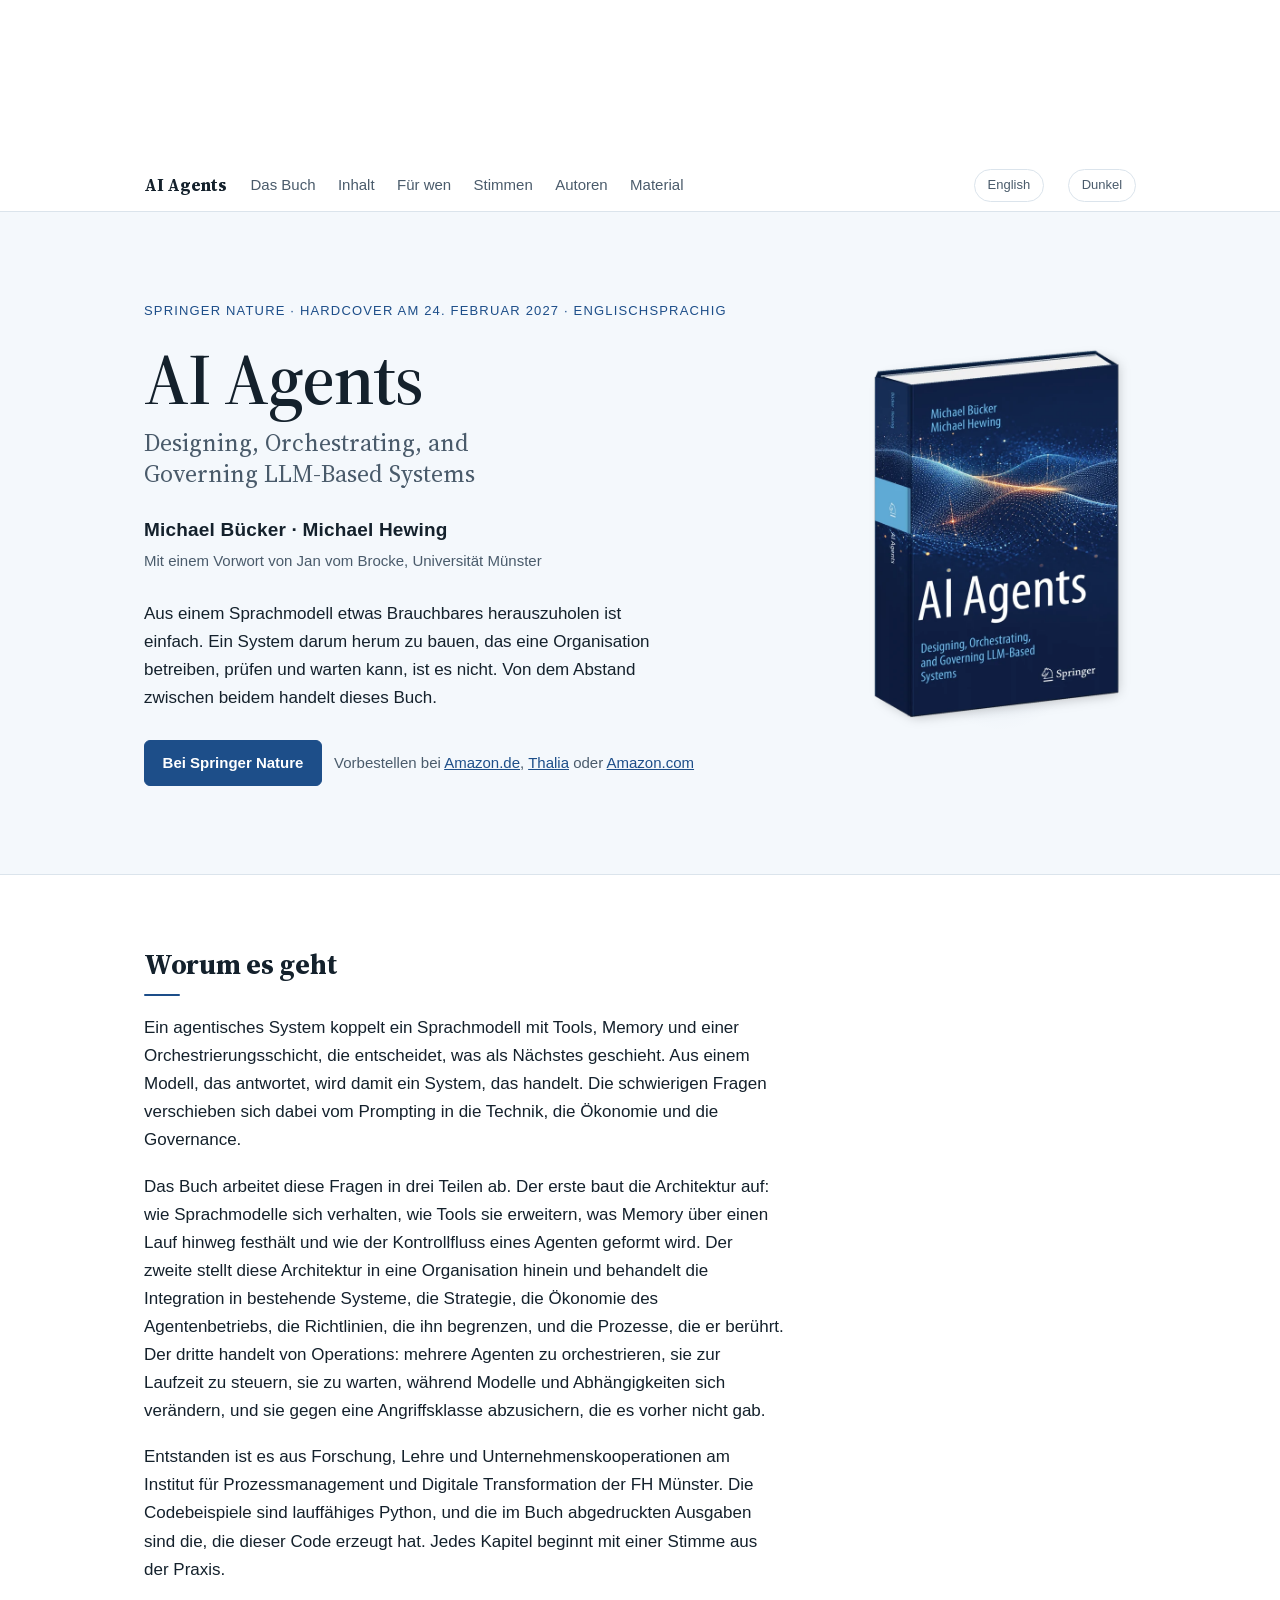
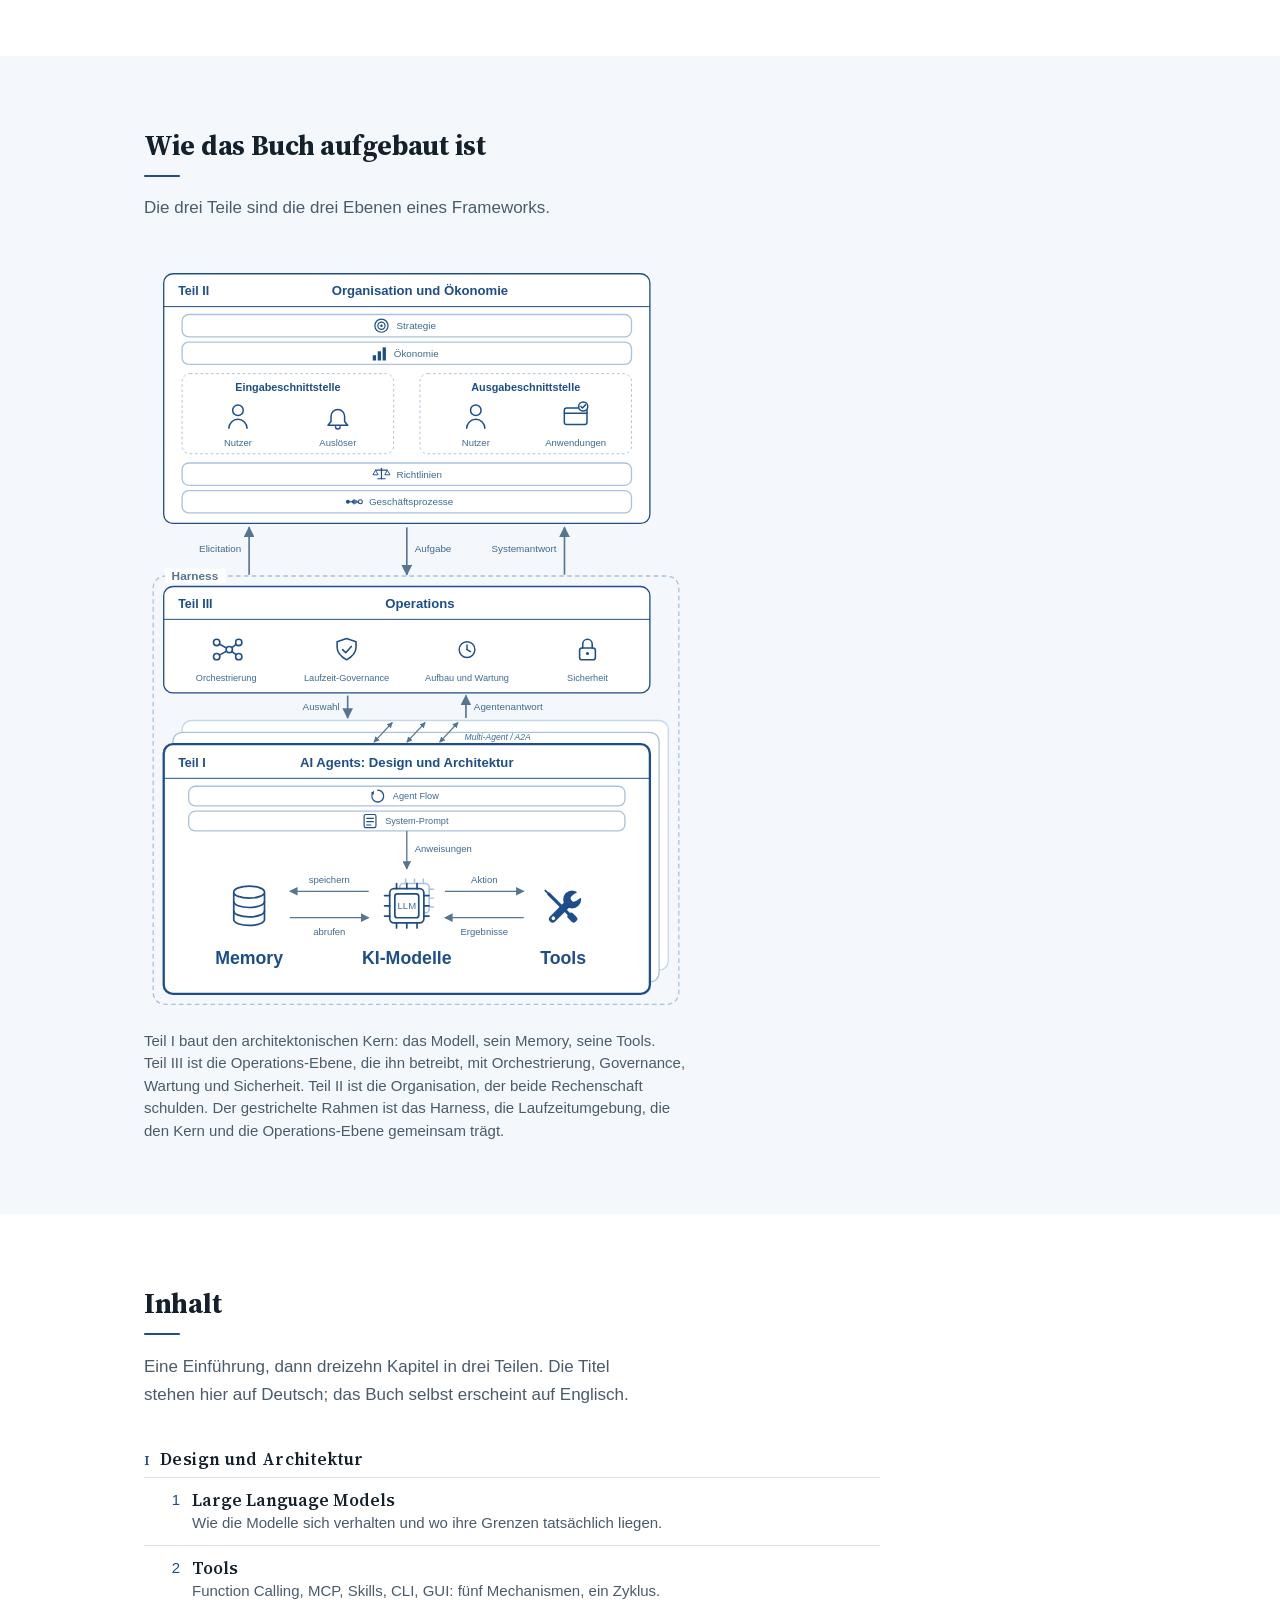
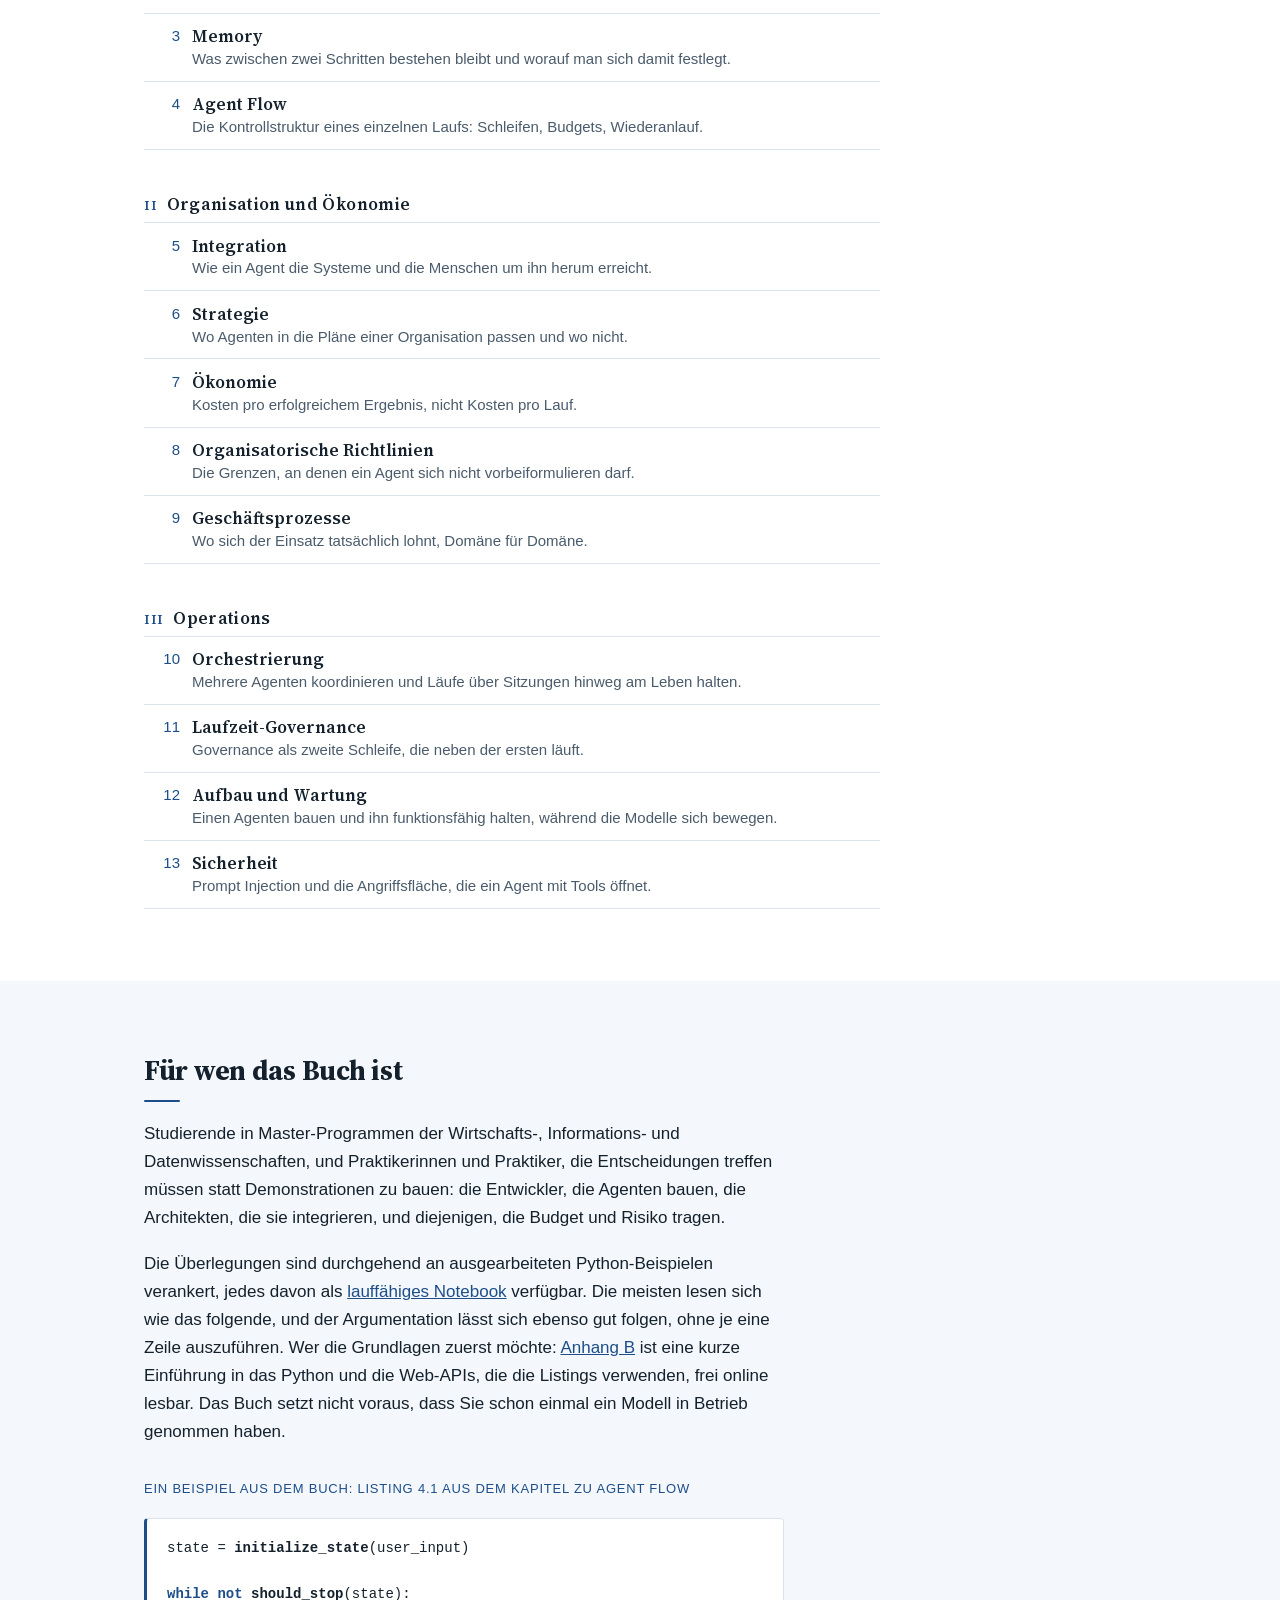
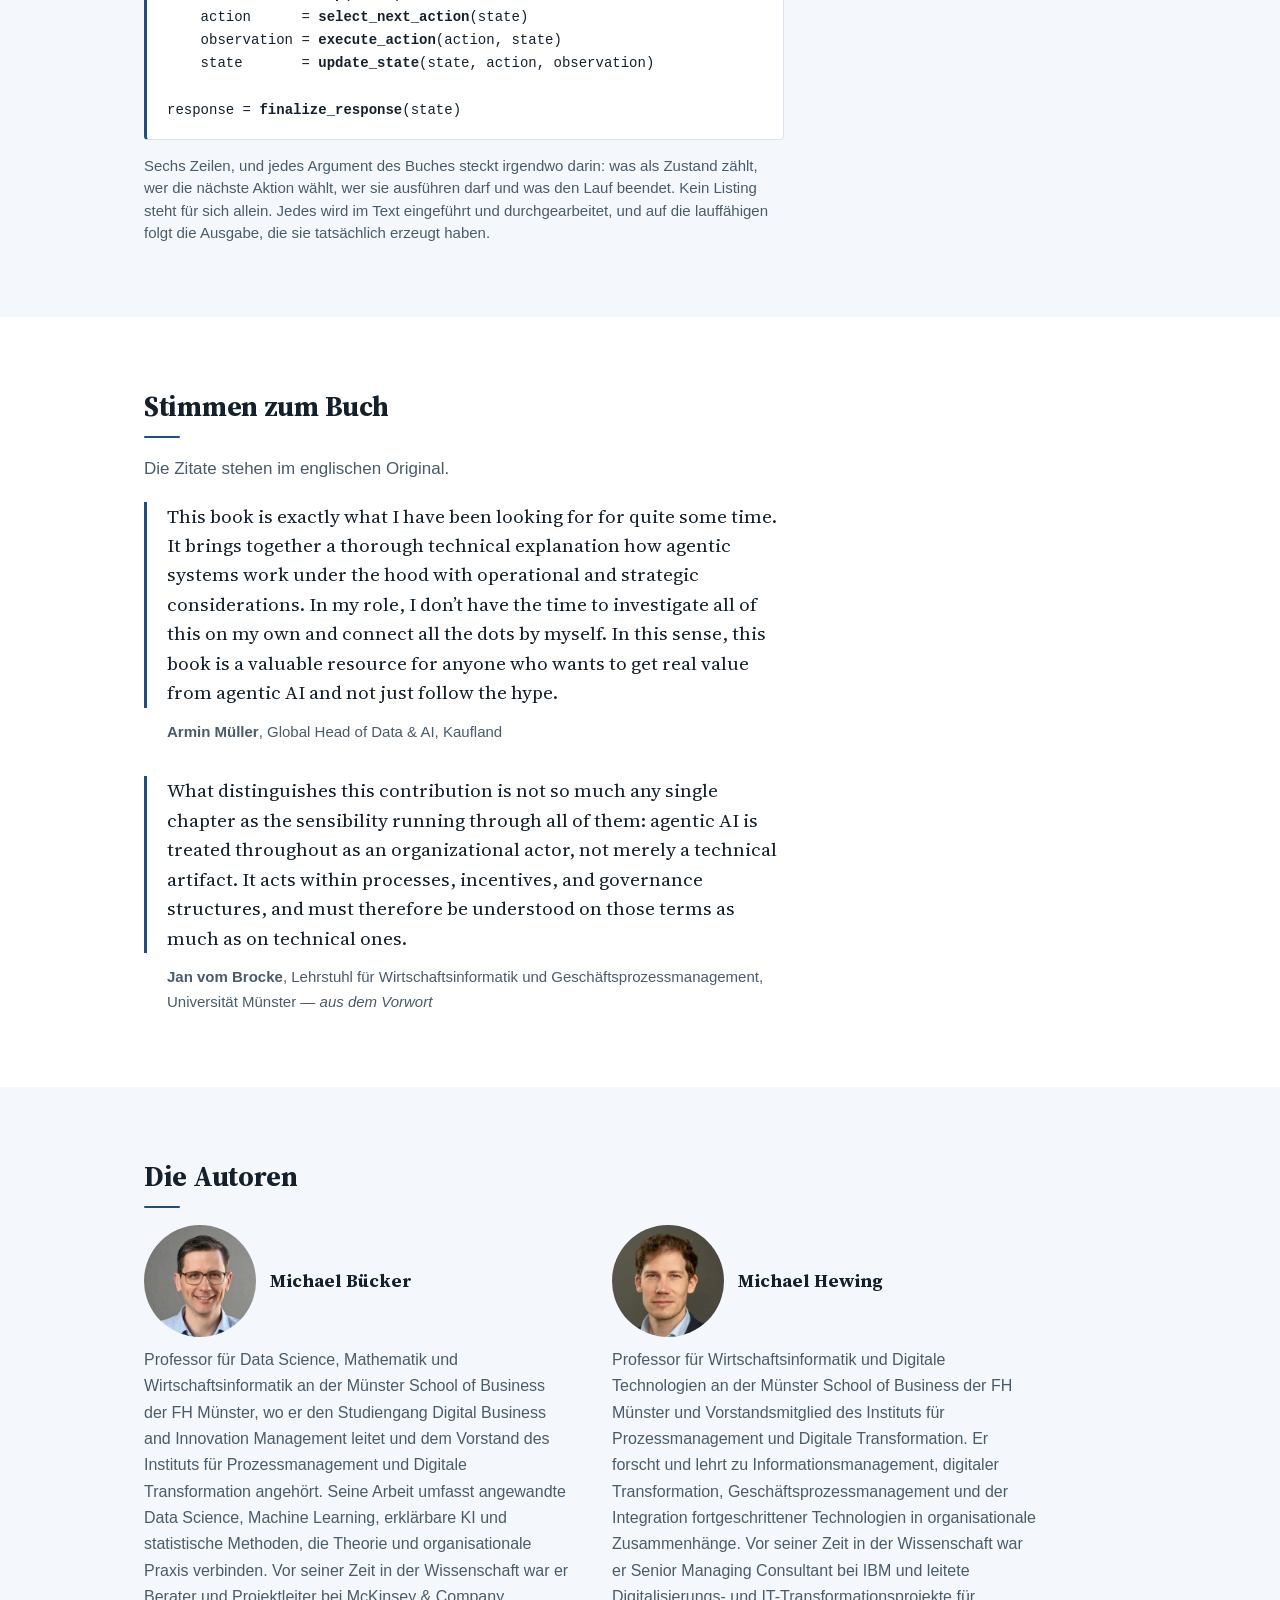
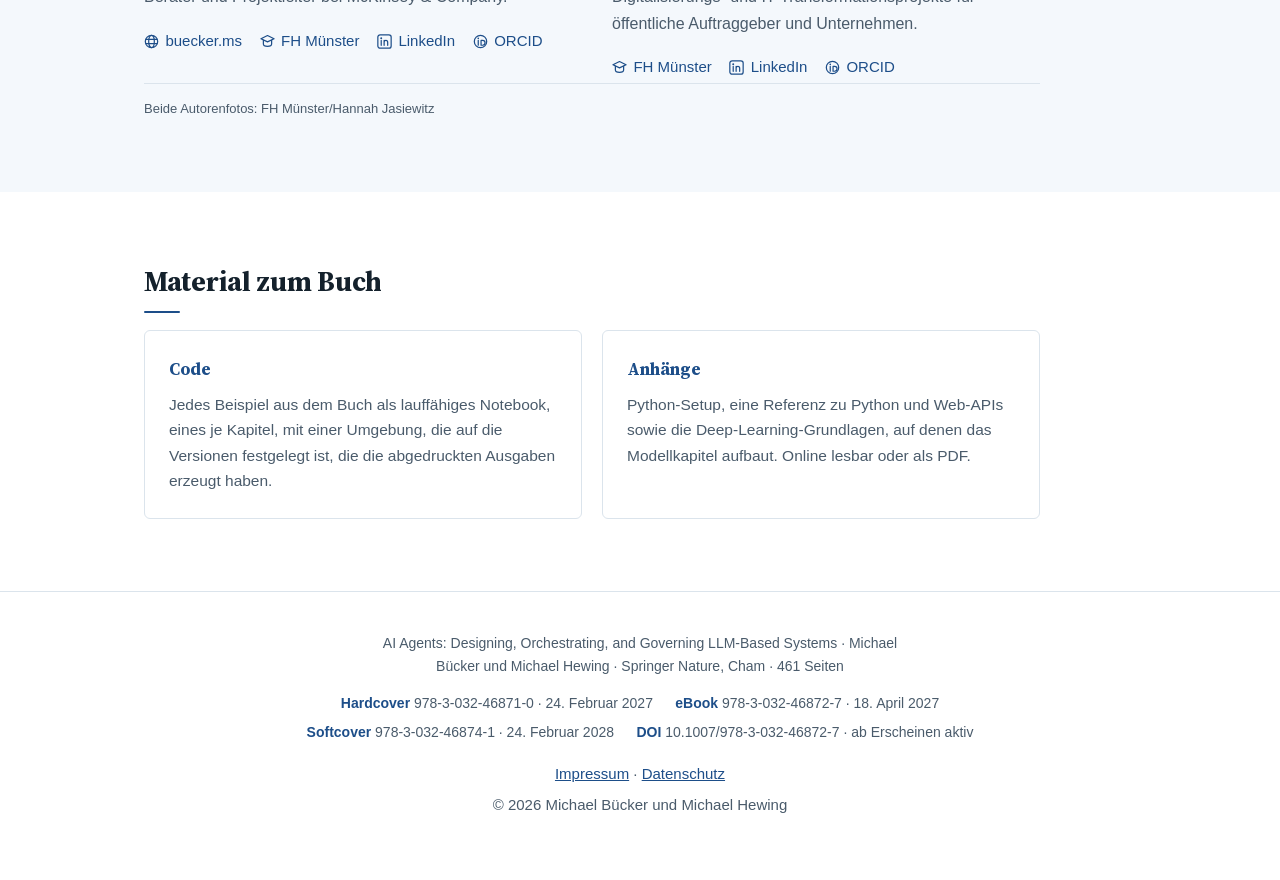
<file: de/index.html>
<!doctype html>
<!-- Generated by tools/build-de.py from index.html. Edit the
     English page and that script, not this file. -->

<html lang="de">
<head>
<meta charset="utf-8">
<meta name="viewport" content="width=device-width, initial-scale=1">
<title>AI Agents — Designing, Orchestrating, and Governing LLM-Based Systems</title>
<meta name="description" content="Ein Buch von Michael Bücker und Michael Hewing über LLM-basierte Agenten, die eine Organisation betreiben, prüfen und warten kann. Springer Nature, Hardcover am 24. Februar 2027.">
<meta property="og:title" content="AI Agents: Designing, Orchestrating, and Governing LLM-Based Systems">
<meta property="og:description" content="Aus einem Sprachmodell etwas Brauchbares herauszuholen ist einfach. Ein System darum herum zu bauen, das eine Organisation betreiben, prüfen und warten kann, ist es nicht.">
<meta property="og:image" content="https://aiagentsbook.org/img/cover-3d.jpg">
<meta property="og:url" content="https://aiagentsbook.org/de/">
<meta property="og:locale" content="de_DE">
<meta property="og:type" content="book">
<meta property="book:isbn" content="9783032468710">
<meta property="book:release_date" content="2027-02-24">
<meta name="twitter:card" content="summary_large_image">
<link rel="canonical" href="https://aiagentsbook.org/de/">
<link rel="alternate" hreflang="en" href="https://aiagentsbook.org/">
<link rel="alternate" hreflang="de" href="https://aiagentsbook.org/de/">
<link rel="alternate" hreflang="x-default" href="https://aiagentsbook.org/">
<link rel="icon" href="../favicon.svg" type="image/svg+xml">
<link rel="apple-touch-icon" href="../apple-touch-icon.png">
<link rel="preload" href="../fonts/source-serif-4.woff2" as="font"
      type="font/woff2" crossorigin>
<link rel="stylesheet" href="../style.css">
<script>
  /* Applies a stored theme choice before first paint, so a visitor who picked
     one does not see the other flash first. Wrapped because localStorage
     throws in a private window with site data blocked, where doing nothing
     and following the system preference is the right outcome. */
  try {
    var saved = localStorage.getItem("theme");
    if (saved === "dark" || saved === "light") {
      document.documentElement.dataset.theme = saved;
    }
  } catch (e) {}
</script>
</head>
<body>

<!-- Icons are inline symbols rather than an icon font or a sprite file,
     because the page loads nothing from anywhere. Each is monochrome and
     inherits the link colour via currentColor, which also keeps the brand
     marks out of it: every icon sits beside its own text label, so the
     meaning never depends on recognising the glyph. -->
<svg xmlns="http://www.w3.org/2000/svg" hidden>
  <symbol id="i-globe" viewBox="0 0 16 16">
    <circle cx="8" cy="8" r="6.6" fill="none" stroke="currentColor" stroke-width="1.3"/>
    <ellipse cx="8" cy="8" rx="3" ry="6.6" fill="none" stroke="currentColor" stroke-width="1.3"/>
    <path d="M1.8 5.7h12.4M1.8 10.3h12.4" stroke="currentColor" stroke-width="1.3"/>
  </symbol>
  <symbol id="i-university" viewBox="0 0 16 16">
    <path d="M8 1.6 15 5 8 8.4 1 5z" fill="none" stroke="currentColor"
          stroke-width="1.3" stroke-linejoin="round"/>
    <path d="M3.6 6.6v4.1c0 1.3 2 2.4 4.4 2.4s4.4-1.1 4.4-2.4V6.6"
          fill="none" stroke="currentColor" stroke-width="1.3" stroke-linecap="round"/>
  </symbol>
  <symbol id="i-linkedin" viewBox="0 0 16 16">
    <rect x="0.9" y="0.9" width="14.2" height="14.2" rx="2.4" fill="none"
          stroke="currentColor" stroke-width="1.3"/>
    <circle cx="4.5" cy="4.6" r="1.05" fill="currentColor"/>
    <path d="M4.5 6.9v5.2M7.6 12.1V6.9m0 1.8c0-1 .8-1.8 1.9-1.8s1.9.8 1.9 2.1v3.1"
          fill="none" stroke="currentColor" stroke-width="1.3" stroke-linecap="round"/>
  </symbol>
  <symbol id="i-orcid" viewBox="0 0 16 16">
    <circle cx="8" cy="8" r="6.6" fill="none" stroke="currentColor" stroke-width="1.3"/>
    <circle cx="5.6" cy="4.7" r="0.85" fill="currentColor"/>
    <path d="M5.6 6.9v5.1" stroke="currentColor" stroke-width="1.3" stroke-linecap="round"/>
    <path d="M8.6 12V6.9h1.7a2.55 2.55 0 0 1 0 5.1z" fill="none"
          stroke="currentColor" stroke-width="1.3" stroke-linejoin="round"/>
  </symbol>
</svg>

<nav class="topbar" aria-label="Sections of this page">
  <a class="topbar-brand" href="#top">AI Agents</a>
  <ul class="topbar-links">
    <li><a href="#about">Das Buch</a></li>
    <li><a href="#contents">Inhalt</a></li>
    <li><a href="#audience">Für wen</a></li>
    <li><a href="#readers">Stimmen</a></li>
    <li><a href="#authors">Autoren</a></li>
    <li><a href="#material">Material</a></li>
  </ul>
  <!-- The language switch is a plain link to the other page, not a control
       that rewrites this one: the two languages are two documents, each with
       its own URL, so they can be shared, indexed and opened without
       JavaScript. It sits before the theme toggle because it changes the
       content, which outranks changing the colours. -->
  <a class="lang" href="../" hreflang="en" lang="en"><span class="lang-full">English</span><span class="lang-abbr">EN</span></a>
  <button id="theme-toggle" class="theme-toggle" type="button" hidden>
    <span data-when="light">Dunkel</span><span data-when="dark">Hell</span>
  </button>
</nav>

<header class="hero" id="top">
  <div class="hero-inner">
    <div class="hero-text">
      <!-- The date and the links waited for Springer's catalogue entry rather
           than going up as placeholders, on the principle that a link which
           never resolves is worse than an honest silence. The entry appeared
           on 16 November 2026 and carries all three ISBNs, which also settled
           the DOI: Springer builds it from the eBook ISBN, so it is
           10.1007/978-3-032-46872-7 and not the print number. That one is
           printed in the footer as text, not linked, because Springer
           registers a DOI when the book appears and it would 404 until then. -->
      <!-- The page is German, the book is not. Saying so in the eyebrow puts
           it where nobody can miss it, rather than in a note further down. -->
      <p class="eyebrow">Springer Nature
        <span aria-hidden="true">&middot;</span> Hardcover am 24. Februar 2027
        <span aria-hidden="true">&middot;</span> englischsprachig</p>
      <h1>AI Agents</h1>
      <p class="subtitle">Designing, Orchestrating, and Governing LLM-Based Systems</p>
      <p class="authors">Michael Bücker &middot; Michael Hewing</p>
      <!-- The foreword line sits under the authors and stays quieter than
           they are. It used to carry Jan vom Brocke's full chair title and
           institute, which made the one name nobody wrote the book with the
           most prominent line in the hero. The full affiliation is on his
           quotation further down, where it belongs. -->
      <p class="foreword-by">Mit einem Vorwort von Jan vom Brocke, Universität Münster</p>
      <p class="lede">Aus einem Sprachmodell etwas Brauchbares herauszuholen ist
        einfach. Ein System darum herum zu bauen, das eine Organisation betreiben,
        prüfen und warten kann, ist es nicht. Von dem Abstand zwischen beidem
        handelt dieses Buch.</p>
      <!-- Springer's own page is the primary destination but carries no buying
           option before publication, which is why retailers appear here at
           all. Every URL is the shop's plain product address, with no tracking
           parameters; the Amazon ones are the ASIN form, which for a book is
           its ISBN-10. -->
      <p class="hero-actions">
        <a class="action" href="https://link.springer.com/book/9783032468727">Bei Springer Nature</a>
        <span class="preorder">Vorbestellen bei
          <a href="https://www.amazon.de/dp/303246871X">Amazon.de</a>,
          <a href="https://www.thalia.de/shop/home/artikeldetails/A1082389863">Thalia</a> oder
          <a href="https://www.amazon.com/dp/303246871X">Amazon.com</a></span>
      </p>
    </div>
    <div class="hero-cover">
      <!-- WebP because it is the only format here that carries the render's
           transparency at a sensible weight: 86 KB against 495 for the same
           image as PNG. Transparency is what lets one file serve both colour
           schemes instead of a white rectangle showing up in dark mode. The
           JPEG beside it exists only for og:image, since social scrapers
           still handle WebP unevenly. -->
      <img src="../img/cover-3d.webp" width="600" height="900"
           alt="AI Agents: Designing, Orchestrating, and Governing LLM-Based Systems von Michael Bücker und Michael Hewing, erschienen bei Springer.">
    </div>
  </div>
</header>

<main>

<section class="band" id="about">
  <h2>Worum es geht</h2>
  <p>Ein agentisches System koppelt ein Sprachmodell mit Tools, Memory und einer Orchestrierungsschicht, die entscheidet, was als Nächstes geschieht. Aus einem Modell, das antwortet, wird damit ein System, das handelt. Die schwierigen Fragen verschieben sich dabei vom Prompting in die Technik, die Ökonomie und die Governance.</p>
  <p>Das Buch arbeitet diese Fragen in drei Teilen ab. Der erste baut die Architektur auf: wie Sprachmodelle sich verhalten, wie Tools sie erweitern, was Memory über einen Lauf hinweg festhält und wie der Kontrollfluss eines Agenten geformt wird. Der zweite stellt diese Architektur in eine Organisation hinein und behandelt die Integration in bestehende Systeme, die Strategie, die Ökonomie des Agentenbetriebs, die Richtlinien, die ihn begrenzen, und die Prozesse, die er berührt. Der dritte handelt von Operations: mehrere Agenten zu orchestrieren, sie zur Laufzeit zu steuern, sie zu warten, während Modelle und Abhängigkeiten sich verändern, und sie gegen eine Angriffsklasse abzusichern, die es vorher nicht gab.</p>
  <p>Entstanden ist es aus Forschung, Lehre und Unternehmenskooperationen am Institut für Prozessmanagement und Digitale Transformation der FH Münster. Die Codebeispiele sind lauffähiges Python, und die im Buch abgedruckten Ausgaben sind die, die dieser Code erzeugt hat. Jedes Kapitel beginnt mit einer Stimme aus der Praxis.</p>
</section>

<!-- The book's own framework figure, inlined rather than linked so it inherits
     the page's colours and needs no second request. It is the argument for the
     book's structure: its three layers are the three parts. -->
<section class="band alt" id="framework">
  <h2>Wie das Buch aufgebaut ist</h2>
  <p class="intro">Die drei Teile sind die drei Ebenen eines Frameworks.</p>
  <figure class="figure">
    <svg class="framework" viewBox="0 0 828 1150" width="100%" height="auto" xmlns="http://www.w3.org/2000/svg" role="img">
<title>Das KI-Agenten-Framework</title>
<desc>Drei Ebenen: eine Organisationsebene mit Strategie, Ökonomie, Ein- und Ausgabeschnittstellen, Richtlinien und Geschäftsprozessen; eine Operations-Ebene mit Orchestrierung, Laufzeit-Governance, Aufbau und Wartung sowie Sicherheit; und der Kern der Agentenarchitektur, in dem ein KI-Modell unter einem System-Prompt und einem Agent Flow mit Memory und Tools zusammenwirkt. Ein gestrichelter Rahmen mit der Beschriftung Harness umschließt die Operations-Ebene und den Kern der Agentenarchitektur gemeinsam. Aufgaben laufen abwärts durch die Ebenen, Antworten zurück nach oben.</desc>
<defs><marker id="fw-arrow" viewBox="0 0 10 10" refX="9" refY="5" markerWidth="6.5" markerHeight="6.5" orient="auto-start-reverse"><path d="M0,0 L10,5 L0,10 z" fill="var(--dia-line)"/></marker><marker id="fw-arrow-s" viewBox="0 0 10 10" refX="9" refY="5" markerWidth="5" markerHeight="5" orient="auto-start-reverse"><path d="M0,0 L10,5 L0,10 z" fill="var(--dia-line)"/></marker></defs>
<g id="part2"><rect x="30" y="24" width="740" height="380" rx="14" fill="var(--dia-fill)" stroke="var(--dia-strong)" stroke-width="2"/><line x1="30" y1="74" x2="770" y2="74" stroke="var(--dia-strong)" stroke-width="1.5"/><text x="52" y="57" font-family="inherit" font-size="19" fill="var(--dia-strong)" font-weight="700" text-anchor="start">Teil II</text><text x="420" y="57" font-family="inherit" font-size="20" fill="var(--dia-strong)" font-weight="700" text-anchor="middle">Organisation und Ökonomie</text><rect x="58" y="86" width="684" height="34" rx="10" fill="var(--dia-fill)" stroke="var(--dia-soft)" stroke-width="2"/><g transform="translate(361.4,103.0)"><circle cx="0" cy="0" r="10" stroke="var(--dia-strong)" stroke-width="1.8" fill="none"/><circle cx="0" cy="0" r="5.5" stroke="var(--dia-strong)" stroke-width="1.8" fill="none"/><circle cx="0" cy="0" r="1.9" fill="var(--dia-strong)"/></g><text x="384.4" y="108.1" font-family="inherit" font-size="15" fill="var(--dia-mid)" text-anchor="start">Strategie</text><rect x="58" y="128" width="684" height="34" rx="10" fill="var(--dia-fill)" stroke="var(--dia-soft)" stroke-width="2"/><g transform="translate(357.2,145.0)"><rect x="-9" y="3" width="5" height="8" fill="var(--dia-strong)"/><rect x="-1.5" y="-3" width="5" height="14" fill="var(--dia-strong)"/><rect x="6" y="-9" width="5" height="20" fill="var(--dia-strong)"/></g><text x="380.2" y="150.1" font-family="inherit" font-size="15" fill="var(--dia-mid)" text-anchor="start">Ökonomie</text><rect x="58" y="176" width="322" height="122" rx="12" fill="none" stroke="var(--dia-soft)" stroke-width="1.5" stroke-dasharray="4 4"/><text x="219" y="202" font-family="inherit" font-size="16.5" fill="var(--dia-strong)" font-weight="600" text-anchor="middle">Eingabeschnittstelle</text><g transform="translate(143,242) scale(1.15)"><circle cx="0" cy="-9" r="7" stroke="var(--dia-strong)" stroke-width="2" fill="none" stroke-linecap="round" stroke-linejoin="round"/><path d="M-12,15 a12,12 0 0 1 24,0" stroke="var(--dia-strong)" stroke-width="2" fill="none" stroke-linecap="round" stroke-linejoin="round"/></g><text x="143" y="286" font-family="inherit" font-size="14.5" fill="var(--dia-mid)" text-anchor="middle">Nutzer</text><g transform="translate(295,242) scale(1.15)"><path d="M-9,6 v-7 a9,9 0 0 1 18,0 v7 l4,5 h-26 z" stroke="var(--dia-strong)" stroke-width="2" fill="none" stroke-linecap="round" stroke-linejoin="round"/><path d="M-3,13 a3,3 0 0 0 6,0" stroke="var(--dia-strong)" stroke-width="2" fill="none" stroke-linecap="round" stroke-linejoin="round"/></g><text x="295" y="286" font-family="inherit" font-size="14.5" fill="var(--dia-mid)" text-anchor="middle">Auslöser</text><rect x="420" y="176" width="322" height="122" rx="12" fill="none" stroke="var(--dia-soft)" stroke-width="1.5" stroke-dasharray="4 4"/><text x="581" y="202" font-family="inherit" font-size="16.5" fill="var(--dia-strong)" font-weight="600" text-anchor="middle">Ausgabeschnittstelle</text><g transform="translate(505,242) scale(1.15)"><circle cx="0" cy="-9" r="7" stroke="var(--dia-strong)" stroke-width="2" fill="none" stroke-linecap="round" stroke-linejoin="round"/><path d="M-12,15 a12,12 0 0 1 24,0" stroke="var(--dia-strong)" stroke-width="2" fill="none" stroke-linecap="round" stroke-linejoin="round"/></g><text x="505" y="286" font-family="inherit" font-size="14.5" fill="var(--dia-mid)" text-anchor="middle">Nutzer</text><g transform="translate(657,242) scale(1.15)"><rect x="-15" y="-12" width="30" height="22" rx="3" stroke="var(--dia-strong)" stroke-width="2" fill="none" stroke-linecap="round" stroke-linejoin="round"/><line x1="-15" y1="-5" x2="15" y2="-5" stroke="var(--dia-strong)" stroke-width="2" fill="none" stroke-linecap="round" stroke-linejoin="round"/><circle cx="10" cy="-14" r="6" fill="var(--dia-fill)" stroke="var(--dia-strong)" stroke-width="2"/><path d="M7,-14 l2,2 l4,-4" stroke="var(--dia-strong)" stroke-width="2" fill="none" stroke-linecap="round" stroke-linejoin="round"/></g><text x="657" y="286" font-family="inherit" font-size="14.5" fill="var(--dia-mid)" text-anchor="middle">Anwendungen</text><rect x="58" y="312" width="684" height="34" rx="10" fill="var(--dia-fill)" stroke="var(--dia-soft)" stroke-width="2"/><g transform="translate(361.4,329.0)"><line x1="0" y1="-9" x2="0" y2="7" stroke="var(--dia-strong)" stroke-width="1.8" stroke-linecap="round"/><line x1="-5.5" y1="7" x2="5.5" y2="7" stroke="var(--dia-strong)" stroke-width="1.8" stroke-linecap="round"/><line x1="-9" y1="-6" x2="9" y2="-6" stroke="var(--dia-strong)" stroke-width="1.8" stroke-linecap="round"/><path d="M -9,-6 L -13,1 L -5,1 Z" stroke="var(--dia-strong)" stroke-width="1.4" fill="none" stroke-linejoin="round"/><path d="M 9,-6 L 13,1 L 5,1 Z" stroke="var(--dia-strong)" stroke-width="1.4" fill="none" stroke-linejoin="round"/></g><text x="384.4" y="334.1" font-family="inherit" font-size="15" fill="var(--dia-mid)" text-anchor="start">Richtlinien</text><rect x="58" y="354" width="684" height="34" rx="10" fill="var(--dia-fill)" stroke="var(--dia-soft)" stroke-width="2"/><g transform="translate(319.4,371.0)"><circle cx="-9" cy="0" r="3" fill="var(--dia-strong)"/><line x1="-6" y1="0" x2="-1.5" y2="0" stroke="var(--dia-strong)" stroke-width="1.8"/><circle cx="0" cy="0" r="3" fill="var(--dia-strong)"/><line x1="3" y1="0" x2="7.5" y2="0" stroke="var(--dia-strong)" stroke-width="1.8" marker-end="url(#fw-arrow-s)"/><circle cx="10" cy="0" r="3" fill="none" stroke="var(--dia-strong)" stroke-width="1.6"/></g><text x="342.4" y="376.1" font-family="inherit" font-size="15" fill="var(--dia-mid)" text-anchor="start">Geschäftsprozesse</text></g><g id="arrows23"><line x1="160" y1="482" x2="160" y2="410" stroke="var(--dia-line)" stroke-width="2.5" marker-end="url(#fw-arrow)"/><text x="148" y="447" font-family="inherit" font-size="15" fill="var(--dia-mid)" text-anchor="end">Elicitation</text><line x1="400" y1="410" x2="400" y2="482" stroke="var(--dia-line)" stroke-width="2.5" marker-end="url(#fw-arrow)"/><text x="412" y="447" font-family="inherit" font-size="15" fill="var(--dia-mid)" text-anchor="start">Aufgabe</text><line x1="640" y1="482" x2="640" y2="410" stroke="var(--dia-line)" stroke-width="2.5" marker-end="url(#fw-arrow)"/><text x="628" y="447" font-family="inherit" font-size="15" fill="var(--dia-mid)" text-anchor="end">Systemantwort</text></g><g id="harness"><rect x="14" y="484" width="800" height="652" rx="18" fill="none" stroke="var(--dia-soft)" stroke-width="2" stroke-dasharray="7 5"/><rect x="32" y="473" width="92" height="22" fill="var(--dia-fill)"/><text x="42" y="490" font-family="inherit" font-size="18" fill="var(--dia-line)" font-weight="700" text-anchor="start">Harness</text></g><g id="harness-scope" transform="translate(0,34)"><g id="part3"><rect x="30" y="466" width="740" height="162" rx="14" fill="var(--dia-fill)" stroke="var(--dia-strong)" stroke-width="2"/><line x1="30" y1="516" x2="770" y2="516" stroke="var(--dia-strong)" stroke-width="1.5"/><text x="52" y="499" font-family="inherit" font-size="19" fill="var(--dia-strong)" font-weight="700" text-anchor="start">Teil III</text><text x="420" y="499" font-family="inherit" font-size="20" fill="var(--dia-strong)" font-weight="700" text-anchor="middle">Operations</text><g transform="translate(125,562) scale(1.2)"><line x1="-12" y1="-9" x2="4" y2="0" stroke="var(--dia-strong)" stroke-width="2" fill="none" stroke-linecap="round" stroke-linejoin="round"/><line x1="-12" y1="9" x2="4" y2="0" stroke="var(--dia-strong)" stroke-width="2" fill="none" stroke-linecap="round" stroke-linejoin="round"/><line x1="4" y1="0" x2="16" y2="-9" stroke="var(--dia-strong)" stroke-width="2" fill="none" stroke-linecap="round" stroke-linejoin="round"/><line x1="4" y1="0" x2="16" y2="9" stroke="var(--dia-strong)" stroke-width="2" fill="none" stroke-linecap="round" stroke-linejoin="round"/><circle cx="-12" cy="-9" r="4" fill="var(--dia-fill)" stroke="var(--dia-strong)" stroke-width="2"/><circle cx="-12" cy="9" r="4" fill="var(--dia-fill)" stroke="var(--dia-strong)" stroke-width="2"/><circle cx="4" cy="0" r="4" fill="var(--dia-fill)" stroke="var(--dia-strong)" stroke-width="2"/><circle cx="16" cy="-9" r="4" fill="var(--dia-fill)" stroke="var(--dia-strong)" stroke-width="2"/><circle cx="16" cy="9" r="4" fill="var(--dia-fill)" stroke="var(--dia-strong)" stroke-width="2"/></g><text x="125" y="610" font-family="inherit" font-size="14" fill="var(--dia-mid)" text-anchor="middle">Orchestrierung</text><g transform="translate(308.33,562) scale(1.2)"><path d="M0,-14 l12,4 v7 c0,8 -5,12 -12,16 c-7,-4 -12,-8 -12,-16 v-7 z" stroke="var(--dia-strong)" stroke-width="2" fill="none" stroke-linecap="round" stroke-linejoin="round"/><path d="M-5,0 l4,4 l7,-8" stroke="var(--dia-strong)" stroke-width="2" fill="none" stroke-linecap="round" stroke-linejoin="round"/></g><text x="308.33" y="610" font-family="inherit" font-size="14" fill="var(--dia-mid)" text-anchor="middle">Laufzeit-Governance</text><g transform="translate(491.67,562) scale(1.2)"><g transform="translate(0,0)"><circle cx="0" cy="0" r="10" stroke="var(--dia-strong)" stroke-width="1.8" fill="none"/><line x1="0" y1="0" x2="0" y2="-6" stroke="var(--dia-strong)" stroke-width="1.8" stroke-linecap="round"/><line x1="0" y1="0" x2="4.5" y2="2.5" stroke="var(--dia-strong)" stroke-width="1.8" stroke-linecap="round"/></g></g><text x="491.67" y="610" font-family="inherit" font-size="14" fill="var(--dia-mid)" text-anchor="middle">Aufbau und Wartung</text><g transform="translate(675,562) scale(1.2)"><rect x="-10" y="-2" width="20" height="15" rx="3" stroke="var(--dia-strong)" stroke-width="2" fill="none" stroke-linecap="round" stroke-linejoin="round"/><path d="M-6,-2 v-5 a6,6 0 0 1 12,0 v5" stroke="var(--dia-strong)" stroke-width="2" fill="none" stroke-linecap="round" stroke-linejoin="round"/><circle cx="0" cy="5" r="2" fill="var(--dia-strong)"/></g><text x="675" y="610" font-family="inherit" font-size="14" fill="var(--dia-mid)" text-anchor="middle">Sicherheit</text></g><g id="arrows31"><line x1="310" y1="632" x2="310" y2="666" stroke="var(--dia-line)" stroke-width="2.5" marker-end="url(#fw-arrow)"/><text x="298" y="654" font-family="inherit" font-size="15" fill="var(--dia-mid)" text-anchor="end">Auswahl</text><line x1="490" y1="666" x2="490" y2="632" stroke="var(--dia-line)" stroke-width="2.5" marker-end="url(#fw-arrow)"/><text x="502" y="654" font-family="inherit" font-size="15" fill="var(--dia-mid)" text-anchor="start">Agentenantwort</text></g><g id="part1"><rect x="58" y="670" width="740" height="380" rx="14" fill="var(--dia-fill)" stroke="var(--dia-faint)" stroke-width="2"/><rect x="44" y="688" width="740" height="380" rx="14" fill="var(--dia-fill)" stroke="var(--dia-soft)" stroke-width="2"/><line x1="350" y1="703" x2="378" y2="673" stroke="var(--dia-line)" stroke-width="1.8" marker-start="url(#fw-arrow-s)" marker-end="url(#fw-arrow-s)"/><line x1="400" y1="703" x2="428" y2="673" stroke="var(--dia-line)" stroke-width="1.8" marker-start="url(#fw-arrow-s)" marker-end="url(#fw-arrow-s)"/><line x1="450" y1="703" x2="478" y2="673" stroke="var(--dia-line)" stroke-width="1.8" marker-start="url(#fw-arrow-s)" marker-end="url(#fw-arrow-s)"/><text x="488" y="700" font-family="inherit" font-size="13" fill="var(--dia-mid)" font-style="italic" text-anchor="start">Multi-Agent / A2A</text><rect x="30" y="706" width="740" height="380" rx="14" fill="var(--dia-fill)" stroke="var(--dia-strong)" stroke-width="3.5"/><line x1="30" y1="758" x2="770" y2="758" stroke="var(--dia-strong)" stroke-width="1.5"/><text x="52" y="741" font-family="inherit" font-size="19" fill="var(--dia-strong)" font-weight="700" text-anchor="start">Teil I</text><text x="400" y="741" font-family="inherit" font-size="20" fill="var(--dia-strong)" font-weight="700" text-anchor="middle">AI Agents: Design und Architektur</text><rect x="68" y="770" width="664" height="30" rx="10" fill="var(--dia-fill)" stroke="var(--dia-soft)" stroke-width="2"/><g transform="translate(355.8,785.0)"><path d="M0,-9 A9,9 0 1 1 -7.794,-4.5" stroke="var(--dia-strong)" stroke-width="2" fill="none" stroke-linecap="round"/><g transform="translate(-7.794,-4.5) rotate(-60)"><path d="M-1.3,-2.5 L4.3,0 L-1.3,2.5 Z" fill="var(--dia-strong)"/></g></g><text x="378.8" y="789.76" font-family="inherit" font-size="14" fill="var(--dia-mid)" text-anchor="start">Agent Flow</text><rect x="68" y="808" width="664" height="30" rx="10" fill="var(--dia-fill)" stroke="var(--dia-soft)" stroke-width="2"/><g transform="translate(344.03999999999996,823.0)"><rect x="-9" y="-10" width="18" height="20" rx="2.5" stroke="var(--dia-strong)" stroke-width="1.8" fill="none"/><line x1="-5" y1="-4" x2="5" y2="-4" stroke="var(--dia-strong)" stroke-width="1.8" stroke-linecap="round"/><line x1="-5" y1="1" x2="5" y2="1" stroke="var(--dia-strong)" stroke-width="1.8" stroke-linecap="round"/><line x1="-5" y1="6" x2="1.5" y2="6" stroke="var(--dia-strong)" stroke-width="1.8" stroke-linecap="round"/></g><text x="367.03999999999996" y="827.76" font-family="inherit" font-size="14" fill="var(--dia-mid)" text-anchor="start">System-Prompt</text><line x1="400" y1="838" x2="400" y2="896" stroke="var(--dia-line)" stroke-width="2" marker-end="url(#fw-arrow)"/><text x="412" y="870" font-family="inherit" font-size="14.5" fill="var(--dia-mid)" text-anchor="start">Anweisungen</text><g transform="translate(160,952) scale(1.3)"><path d="M-18,-16 a18,7 0 0 0 36,0 a18,7 0 0 0 -36,0 v32 a18,7 0 0 0 36,0 v-32" stroke="var(--dia-strong)" stroke-width="2" fill="none" stroke-linecap="round" stroke-linejoin="round"/><path d="M-18,-5 a18,7 0 0 0 36,0" stroke="var(--dia-strong)" stroke-width="2" fill="none" stroke-linecap="round" stroke-linejoin="round"/><path d="M-18,6 a18,7 0 0 0 36,0" stroke="var(--dia-strong)" stroke-width="2" fill="none" stroke-linecap="round" stroke-linejoin="round"/></g><g transform="translate(400,952) scale(1.3)"><g transform="translate(9,-9) scale(0.86)"><rect x="-20" y="-20" width="40" height="40" rx="5" fill="var(--dia-fill)" stroke="var(--dia-soft)" stroke-width="2" stroke-linecap="round" stroke-linejoin="round"/><rect x="-11" y="-11" width="22" height="22" rx="3" stroke="var(--dia-soft)" stroke-width="2" fill="none" stroke-linecap="round" stroke-linejoin="round"/><line x1="-12" y1="-20" x2="-12" y2="-26" stroke="var(--dia-soft)" stroke-width="2" stroke-linecap="round"/><line x1="-12" y1="20" x2="-12" y2="26" stroke="var(--dia-soft)" stroke-width="2" stroke-linecap="round"/><line x1="-20" y1="-12" x2="-26" y2="-12" stroke="var(--dia-soft)" stroke-width="2" stroke-linecap="round"/><line x1="20" y1="-12" x2="26" y2="-12" stroke="var(--dia-soft)" stroke-width="2" stroke-linecap="round"/><line x1="0" y1="-20" x2="0" y2="-26" stroke="var(--dia-soft)" stroke-width="2" stroke-linecap="round"/><line x1="0" y1="20" x2="0" y2="26" stroke="var(--dia-soft)" stroke-width="2" stroke-linecap="round"/><line x1="-20" y1="0" x2="-26" y2="0" stroke="var(--dia-soft)" stroke-width="2" stroke-linecap="round"/><line x1="20" y1="0" x2="26" y2="0" stroke="var(--dia-soft)" stroke-width="2" stroke-linecap="round"/><line x1="12" y1="-20" x2="12" y2="-26" stroke="var(--dia-soft)" stroke-width="2" stroke-linecap="round"/><line x1="12" y1="20" x2="12" y2="26" stroke="var(--dia-soft)" stroke-width="2" stroke-linecap="round"/><line x1="-20" y1="12" x2="-26" y2="12" stroke="var(--dia-soft)" stroke-width="2" stroke-linecap="round"/><line x1="20" y1="12" x2="26" y2="12" stroke="var(--dia-soft)" stroke-width="2" stroke-linecap="round"/></g><g><rect x="-20" y="-20" width="40" height="40" rx="5" fill="var(--dia-fill)" stroke="var(--dia-strong)" stroke-width="2" stroke-linecap="round" stroke-linejoin="round"/><rect x="-14" y="-14" width="28" height="28" rx="3" stroke="var(--dia-strong)" stroke-width="2" fill="none" stroke-linecap="round" stroke-linejoin="round"/><text x="0" y="4" font-family="inherit" font-size="11.15" fill="var(--dia-mid)" text-anchor="middle">LLM</text><line x1="-12" y1="-20" x2="-12" y2="-26" stroke="var(--dia-strong)" stroke-width="2" stroke-linecap="round"/><line x1="-12" y1="20" x2="-12" y2="26" stroke="var(--dia-strong)" stroke-width="2" stroke-linecap="round"/><line x1="-20" y1="-12" x2="-26" y2="-12" stroke="var(--dia-strong)" stroke-width="2" stroke-linecap="round"/><line x1="20" y1="-12" x2="26" y2="-12" stroke="var(--dia-strong)" stroke-width="2" stroke-linecap="round"/><line x1="0" y1="-20" x2="0" y2="-26" stroke="var(--dia-strong)" stroke-width="2" stroke-linecap="round"/><line x1="0" y1="20" x2="0" y2="26" stroke="var(--dia-strong)" stroke-width="2" stroke-linecap="round"/><line x1="-20" y1="0" x2="-26" y2="0" stroke="var(--dia-strong)" stroke-width="2" stroke-linecap="round"/><line x1="20" y1="0" x2="26" y2="0" stroke="var(--dia-strong)" stroke-width="2" stroke-linecap="round"/><line x1="12" y1="-20" x2="12" y2="-26" stroke="var(--dia-strong)" stroke-width="2" stroke-linecap="round"/><line x1="12" y1="20" x2="12" y2="26" stroke="var(--dia-strong)" stroke-width="2" stroke-linecap="round"/><line x1="-20" y1="12" x2="-26" y2="12" stroke="var(--dia-strong)" stroke-width="2" stroke-linecap="round"/><line x1="20" y1="12" x2="26" y2="12" stroke="var(--dia-strong)" stroke-width="2" stroke-linecap="round"/></g></g><g transform="translate(638,956) scale(1.05)"><g transform="translate(-16,-16) rotate(-45)"><line x1="0" y1="-14" x2="0" y2="-7" stroke="var(--dia-strong)" stroke-width="2.6" stroke-linecap="round"/><line x1="0" y1="-7" x2="0" y2="34" stroke="var(--dia-strong)" stroke-width="4.6" stroke-linecap="round"/><rect x="-5" y="34" width="10" height="15" rx="4" fill="var(--dia-strong)"/></g><g transform="translate(13,-13) rotate(45)"><circle cx="0" cy="0" r="13" fill="var(--dia-strong)"/><g transform="rotate(12)"><rect x="-4.8" y="-17" width="9.6" height="13.5" fill="var(--dia-fill)"/><circle cx="0" cy="-3" r="4.6" fill="var(--dia-fill)"/></g><line x1="0" y1="8" x2="0" y2="40" stroke="var(--dia-strong)" stroke-width="10.5" stroke-linecap="round"/><circle cx="0" cy="38.5" r="2.6" fill="var(--dia-fill)"/></g></g><text x="160" y="1040" font-family="inherit" font-size="27" fill="var(--dia-strong)" font-weight="700" text-anchor="middle">Memory</text><text x="400" y="1040" font-family="inherit" font-size="27" fill="var(--dia-strong)" font-weight="700" text-anchor="middle">KI-Modelle</text><text x="638" y="1040" font-family="inherit" font-size="27" fill="var(--dia-strong)" font-weight="700" text-anchor="middle">Tools</text><line x1="342" y1="930" x2="222" y2="930" stroke="var(--dia-line)" stroke-width="2" marker-end="url(#fw-arrow)"/><text x="282" y="918" font-family="inherit" font-size="14.5" fill="var(--dia-mid)" text-anchor="middle">speichern</text><line x1="222" y1="970" x2="342" y2="970" stroke="var(--dia-line)" stroke-width="2" marker-end="url(#fw-arrow)"/><text x="282" y="996" font-family="inherit" font-size="14.5" fill="var(--dia-mid)" text-anchor="middle">abrufen</text><line x1="458" y1="930" x2="578" y2="930" stroke="var(--dia-line)" stroke-width="2" marker-end="url(#fw-arrow)"/><text x="518" y="918" font-family="inherit" font-size="14.5" fill="var(--dia-mid)" text-anchor="middle">Aktion</text><line x1="578" y1="970" x2="458" y2="970" stroke="var(--dia-line)" stroke-width="2" marker-end="url(#fw-arrow)"/><text x="518" y="996" font-family="inherit" font-size="14.5" fill="var(--dia-mid)" text-anchor="middle">Ergebnisse</text></g></g>
</svg>
    <figcaption>Teil&nbsp;I baut den architektonischen Kern: das Modell, sein Memory, seine Tools. Teil&nbsp;III ist die Operations-Ebene, die ihn betreibt, mit Orchestrierung, Governance, Wartung und Sicherheit. Teil&nbsp;II ist die Organisation, der beide Rechenschaft schulden. Der gestrichelte Rahmen ist das Harness, die Laufzeitumgebung, die den Kern und die Operations-Ebene gemeinsam trägt.</figcaption>
  </figure>
</section>

<section class="band" id="contents">
  <h2>Inhalt</h2>
  <p class="intro">Eine Einführung, dann dreizehn Kapitel in drei Teilen. Die Titel stehen hier auf Deutsch; das Buch selbst erscheint auf Englisch.</p>
  <div class="contents-list">
    <h3 class="part-head"><span class="part-no">I</span> Design und Architektur</h3>
    <ol class="toc" start="1">
      <li><span class="ch-no">1</span><span class="ch-name">Large Language Models</span><span class="ch-blurb">Wie die Modelle sich verhalten und wo ihre Grenzen tatsächlich liegen.</span></li>
      <li><span class="ch-no">2</span><span class="ch-name">Tools</span><span class="ch-blurb">Function Calling, MCP, Skills, CLI, GUI: fünf Mechanismen, ein Zyklus.</span></li>
      <li><span class="ch-no">3</span><span class="ch-name">Memory</span><span class="ch-blurb">Was zwischen zwei Schritten bestehen bleibt und worauf man sich damit festlegt.</span></li>
      <li><span class="ch-no">4</span><span class="ch-name">Agent Flow</span><span class="ch-blurb">Die Kontrollstruktur eines einzelnen Laufs: Schleifen, Budgets, Wiederanlauf.</span></li>
    </ol>
    <h3 class="part-head"><span class="part-no">II</span> Organisation und Ökonomie</h3>
    <ol class="toc" start="5">
      <li><span class="ch-no">5</span><span class="ch-name">Integration</span><span class="ch-blurb">Wie ein Agent die Systeme und die Menschen um ihn herum erreicht.</span></li>
      <li><span class="ch-no">6</span><span class="ch-name">Strategie</span><span class="ch-blurb">Wo Agenten in die Pläne einer Organisation passen und wo nicht.</span></li>
      <li><span class="ch-no">7</span><span class="ch-name">Ökonomie</span><span class="ch-blurb">Kosten pro erfolgreichem Ergebnis, nicht Kosten pro Lauf.</span></li>
      <li><span class="ch-no">8</span><span class="ch-name">Organisatorische Richtlinien</span><span class="ch-blurb">Die Grenzen, an denen ein Agent sich nicht vorbeiformulieren darf.</span></li>
      <li><span class="ch-no">9</span><span class="ch-name">Geschäftsprozesse</span><span class="ch-blurb">Wo sich der Einsatz tatsächlich lohnt, Domäne für Domäne.</span></li>
    </ol>
    <h3 class="part-head"><span class="part-no">III</span> Operations</h3>
    <ol class="toc" start="10">
      <li><span class="ch-no">10</span><span class="ch-name">Orchestrierung</span><span class="ch-blurb">Mehrere Agenten koordinieren und Läufe über Sitzungen hinweg am Leben halten.</span></li>
      <li><span class="ch-no">11</span><span class="ch-name">Laufzeit-Governance</span><span class="ch-blurb">Governance als zweite Schleife, die neben der ersten läuft.</span></li>
      <li><span class="ch-no">12</span><span class="ch-name">Aufbau und Wartung</span><span class="ch-blurb">Einen Agenten bauen und ihn funktionsfähig halten, während die Modelle sich bewegen.</span></li>
      <li><span class="ch-no">13</span><span class="ch-name">Sicherheit</span><span class="ch-blurb">Prompt Injection und die Angriffsfläche, die ein Agent mit Tools öffnet.</span></li>
    </ol>
  </div>
</section>

<section class="band alt" id="audience">
  <h2>Für wen das Buch ist</h2>
  <p>Studierende in Master-Programmen der Wirtschafts-, Informations- und Datenwissenschaften, und Praktikerinnen und Praktiker, die Entscheidungen treffen müssen statt Demonstrationen zu bauen: die Entwickler, die Agenten bauen, die Architekten, die sie integrieren, und diejenigen, die Budget und Risiko tragen.</p>
  <!-- Stating the role of code as a feature rather than an entry requirement,
       and then showing a listing that proves it: the loop below needs no
       library, no framework and no syntax anyone has to look up, so it makes
       the reassurance itself instead of asserting it. -->
  <p>Die Überlegungen sind durchgehend an ausgearbeiteten Python-Beispielen verankert, jedes davon als <a href="https://github.com/ai-agents-book/code">lauffähiges Notebook</a> verfügbar. Die meisten lesen sich wie das folgende, und der Argumentation lässt sich ebenso gut folgen, ohne je eine Zeile auszuführen. Wer die Grundlagen zuerst möchte: <a href="https://aiagentsbook.org/appendices/b-python.html">Anhang&nbsp;B</a> ist eine kurze Einführung in das Python und die Web-APIs, die die Listings verwenden, frei online lesbar. Das Buch setzt nicht voraus, dass Sie schon einmal ein Modell in Betrieb genommen haben.</p>

  <!-- Listing 4.1, as printed. Coloured by hand because a highlighter would
       mean a script, and the page loads none. The label sits above the block
       as prose rather than inside it as a comment: the comment was not part
       of the listing, and a reader arriving at a bare code block has no way
       to tell what they are looking at. -->
  <figure class="listing">
    <p class="listing-lead">Ein Beispiel aus dem Buch: Listing&nbsp;4.1 aus dem Kapitel zu Agent Flow</p>
<pre><code>state = <span class="f">initialize_state</span>(user_input)

<span class="k">while not</span> <span class="f">should_stop</span>(state):
    action      = <span class="f">select_next_action</span>(state)
    observation = <span class="f">execute_action</span>(action, state)
    state       = <span class="f">update_state</span>(state, action, observation)

response = <span class="f">finalize_response</span>(state)</code></pre>
    <figcaption>Sechs Zeilen, und jedes Argument des Buches steckt irgendwo darin: was als Zustand zählt, wer die nächste Aktion wählt, wer sie ausführen darf und was den Lauf beendet. Kein Listing steht für sich allein. Jedes wird im Text eingeführt und durchgearbeitet, und auf die lauffähigen folgt die Ausgabe, die sie tatsächlich erzeugt haben.</figcaption>
  </figure>
</section>

<section class="band" id="readers">
  <h2>Stimmen zum Buch</h2>
  <p class="intro">Die Zitate stehen im englischen Original.</p>
  <figure class="quote">
    <blockquote>This book is exactly what I have been looking for for quite some time.
      It brings together a thorough technical explanation how agentic systems work
      under the hood with operational and strategic considerations. In my role, I
      don’t have the time to investigate all of this on my own and connect all the
      dots by myself. In this sense, this book is a valuable resource for anyone who
      wants to get real value from agentic AI and not just follow the hype.</blockquote>
    <figcaption><strong>Armin Müller</strong>, Global Head of Data &amp; AI, Kaufland</figcaption>
  </figure>
  <!-- Two contiguous sentences, lifted without an ellipsis: the passage reads
       the same here as it does on the page it comes from, which is the point
       of quoting a foreword rather than commissioning a blurb. The source is
       named in the caption so nobody mistakes it for a separate endorsement
       solicited for this site. -->
  <figure class="quote">
    <blockquote>What distinguishes this contribution is not so much any single
      chapter as the sensibility running through all of them: agentic AI is
      treated throughout as an organizational actor, not merely a technical
      artifact. It acts within processes, incentives, and governance
      structures, and must therefore be understood on those terms as much as
      on technical ones.</blockquote>
    <figcaption><strong>Jan vom Brocke</strong>, Lehrstuhl für Wirtschaftsinformatik und Geschäftsprozessmanagement, Universität Münster — <em>aus dem Vorwort</em></figcaption>
  </figure>
  <!-- Further endorsements go here as they arrive, as siblings of these two. -->
</section>

<section class="band alt" id="authors">
  <h2>Die Autoren</h2>
  <div class="authors-grid">
    <div class="bio">
      <div class="bio-head">
        <img class="portrait" src="../img/buecker.webp" width="280" height="280"
             alt="" loading="lazy">
        <h3>Michael Bücker</h3>
      </div>
      <p>Professor für Data Science, Mathematik und Wirtschaftsinformatik an der Münster School of Business der FH Münster, wo er den Studiengang Digital Business and Innovation Management leitet und dem Vorstand des Instituts für Prozessmanagement und Digitale Transformation angehört. Seine Arbeit umfasst angewandte Data Science, Machine Learning, erklärbare KI und statistische Methoden, die Theorie und organisationale Praxis verbinden. Vor seiner Zeit in der Wissenschaft war er Berater und Projektleiter bei McKinsey &amp; Company.</p>
      <ul class="bio-links">
        <li><a href="https://buecker.ms"><svg class="icon" aria-hidden="true"><use href="#i-globe"/></svg>buecker.ms</a></li>
        <li><a href="https://www.fh-muenster.de/de/msb/ueber-uns/mitarbeitende/professsorenprofile/buecker"><svg class="icon" aria-hidden="true"><use href="#i-university"/></svg>FH Münster</a></li>
        <li><a href="https://www.linkedin.com/in/michaelbuecker/"><svg class="icon" aria-hidden="true"><use href="#i-linkedin"/></svg>LinkedIn</a></li>
        <li><a href="https://orcid.org/0000-0003-0045-8460"><svg class="icon" aria-hidden="true"><use href="#i-orcid"/></svg>ORCID</a></li>
      </ul>
    </div>
    <div class="bio">
      <div class="bio-head">
        <img class="portrait" src="../img/hewing.webp" width="280" height="280"
             alt="" loading="lazy">
        <h3>Michael Hewing</h3>
      </div>
      <p>Professor für Wirtschaftsinformatik und Digitale Technologien an der Münster School of Business der FH Münster und Vorstandsmitglied des Instituts für Prozessmanagement und Digitale Transformation. Er forscht und lehrt zu Informationsmanagement, digitaler Transformation, Geschäftsprozessmanagement und der Integration fortgeschrittener Technologien in organisationale Zusammenhänge. Vor seiner Zeit in der Wissenschaft war er Senior Managing Consultant bei IBM und leitete Digitalisierungs- und IT-Transformationsprojekte für öffentliche Auftraggeber und Unternehmen.</p>
      <ul class="bio-links">
        <li><a href="https://www.fh-muenster.de/de/msb/ueber-uns/mitarbeitende/professsorenprofile/hewing"><svg class="icon" aria-hidden="true"><use href="#i-university"/></svg>FH Münster</a></li>
        <li><a href="https://www.linkedin.com/in/michaelhewing/"><svg class="icon" aria-hidden="true"><use href="#i-linkedin"/></svg>LinkedIn</a></li>
        <li><a href="https://orcid.org/0009-0002-4067-5304"><svg class="icon" aria-hidden="true"><use href="#i-orcid"/></svg>ORCID</a></li>
      </ul>
    </div>
  </div>
  <p class="credit">Beide Autorenfotos: FH Münster/Hannah Jasiewitz</p>
</section>

<section class="band" id="material">
  <h2>Material zum Buch</h2>
  <div class="cards">
    <a class="card" href="https://github.com/ai-agents-book/code">
      <h3>Code</h3>
      <p>Jedes Beispiel aus dem Buch als lauffähiges Notebook, eines je Kapitel, mit einer Umgebung, die auf die Versionen festgelegt ist, die die abgedruckten Ausgaben erzeugt haben.</p>
    </a>
    <a class="card" href="https://aiagentsbook.org/appendices/">
      <h3>Anhänge</h3>
      <p>Python-Setup, eine Referenz zu Python und Web-APIs sowie die Deep-Learning-Grundlagen, auf denen das Modellkapitel aufbaut. Online lesbar oder als PDF.</p>
    </a>
  </div>
</section>

</main>

<footer>
  <p class="footer-note">AI Agents: Designing, Orchestrating, and Governing
    LLM-Based Systems &middot; Michael Bücker und Michael Hewing
    &middot; Springer Nature, Cham &middot; 461 Seiten</p>
  <!-- The three editions and the DOI, for anyone cataloguing or citing the
       book before it is out. The DOI is text rather than a link for as long
       as it 404s; the edition dates are Springer's own, from the catalogue
       entry. -->
  <ul class="editions">
    <li><span class="ed">Hardcover</span> 978-3-032-46871-0 &middot; 24. Februar 2027</li>
    <li><span class="ed">eBook</span> 978-3-032-46872-7 &middot; 18. April 2027</li>
    <li><span class="ed">Softcover</span> 978-3-032-46874-1 &middot; 24. Februar 2028</li>
    <li><span class="ed">DOI</span> 10.1007/978-3-032-46872-7 &middot; ab Erscheinen aktiv</li>
  </ul>
  <p><a href="imprint.html">Impressum</a> &middot; <a href="privacy.html">Datenschutz</a></p>
  <p>&copy; 2026 Michael Bücker und Michael Hewing</p>
</footer>

<script>
  /* The button is hidden in markup and revealed here, so a visitor without
     JavaScript is not offered a control that cannot work. Their system
     preference still decides the scheme, which is the sensible default. */
  (function () {
    var button = document.getElementById("theme-toggle");
    if (!button) return;
    button.hidden = false;

    function current() {
      return document.documentElement.dataset.theme ||
        (window.matchMedia("(prefers-color-scheme: dark)").matches ? "dark" : "light");
    }

    function label() {
      button.setAttribute(
        "aria-label",
        current() === "dark" ? "Zum Hellmodus wechseln" : "Zum Dunkelmodus wechseln"
      );
    }

    label();
    button.addEventListener("click", function () {
      var next = current() === "dark" ? "light" : "dark";
      document.documentElement.dataset.theme = next;
      label();
      try { localStorage.setItem("theme", next); } catch (e) {}
    });
  })();
</script>

<script>
  /* Sections fade in as they come into view. The class that hides them is
     added from here, so a visitor with JavaScript off sees the page as it
     always was rather than a page of blank bands. Anyone who has asked their
     system for reduced motion is left alone entirely, and so is a browser
     without IntersectionObserver. */
  (function () {
    var calm = window.matchMedia("(prefers-reduced-motion: reduce)").matches;
    if (calm || !("IntersectionObserver" in window)) return;

    var seen = new IntersectionObserver(function (entries, obs) {
      entries.forEach(function (entry) {
        if (!entry.isIntersecting) return;
        entry.target.classList.add("is-in");
        obs.unobserve(entry.target);
      });
    }, { rootMargin: "0px 0px -8% 0px" });

    /* Only sections below the first screen are hidden to begin with. A band
       that is already on screen has nothing to fade in from, and hiding it
       would show the visitor a blank page for as long as the observer takes
       to report back. */
    document.querySelectorAll("main > section").forEach(function (band) {
      if (band.getBoundingClientRect().top < window.innerHeight) {
        band.classList.add("is-in");
        return;
      }
      band.classList.add("reveal");
      seen.observe(band);
    });

    /* Jumping to an anchor must not land on a band that is still invisible,
       so the target is revealed at once rather than waiting for the fade. */
    function revealTarget() {
      var id = location.hash.slice(1);
      var target = id && document.getElementById(id);
      if (target) target.classList.add("is-in");
    }
    revealTarget();
    window.addEventListener("hashchange", revealTarget);
  })();
</script>

</body>
</html>
</file>
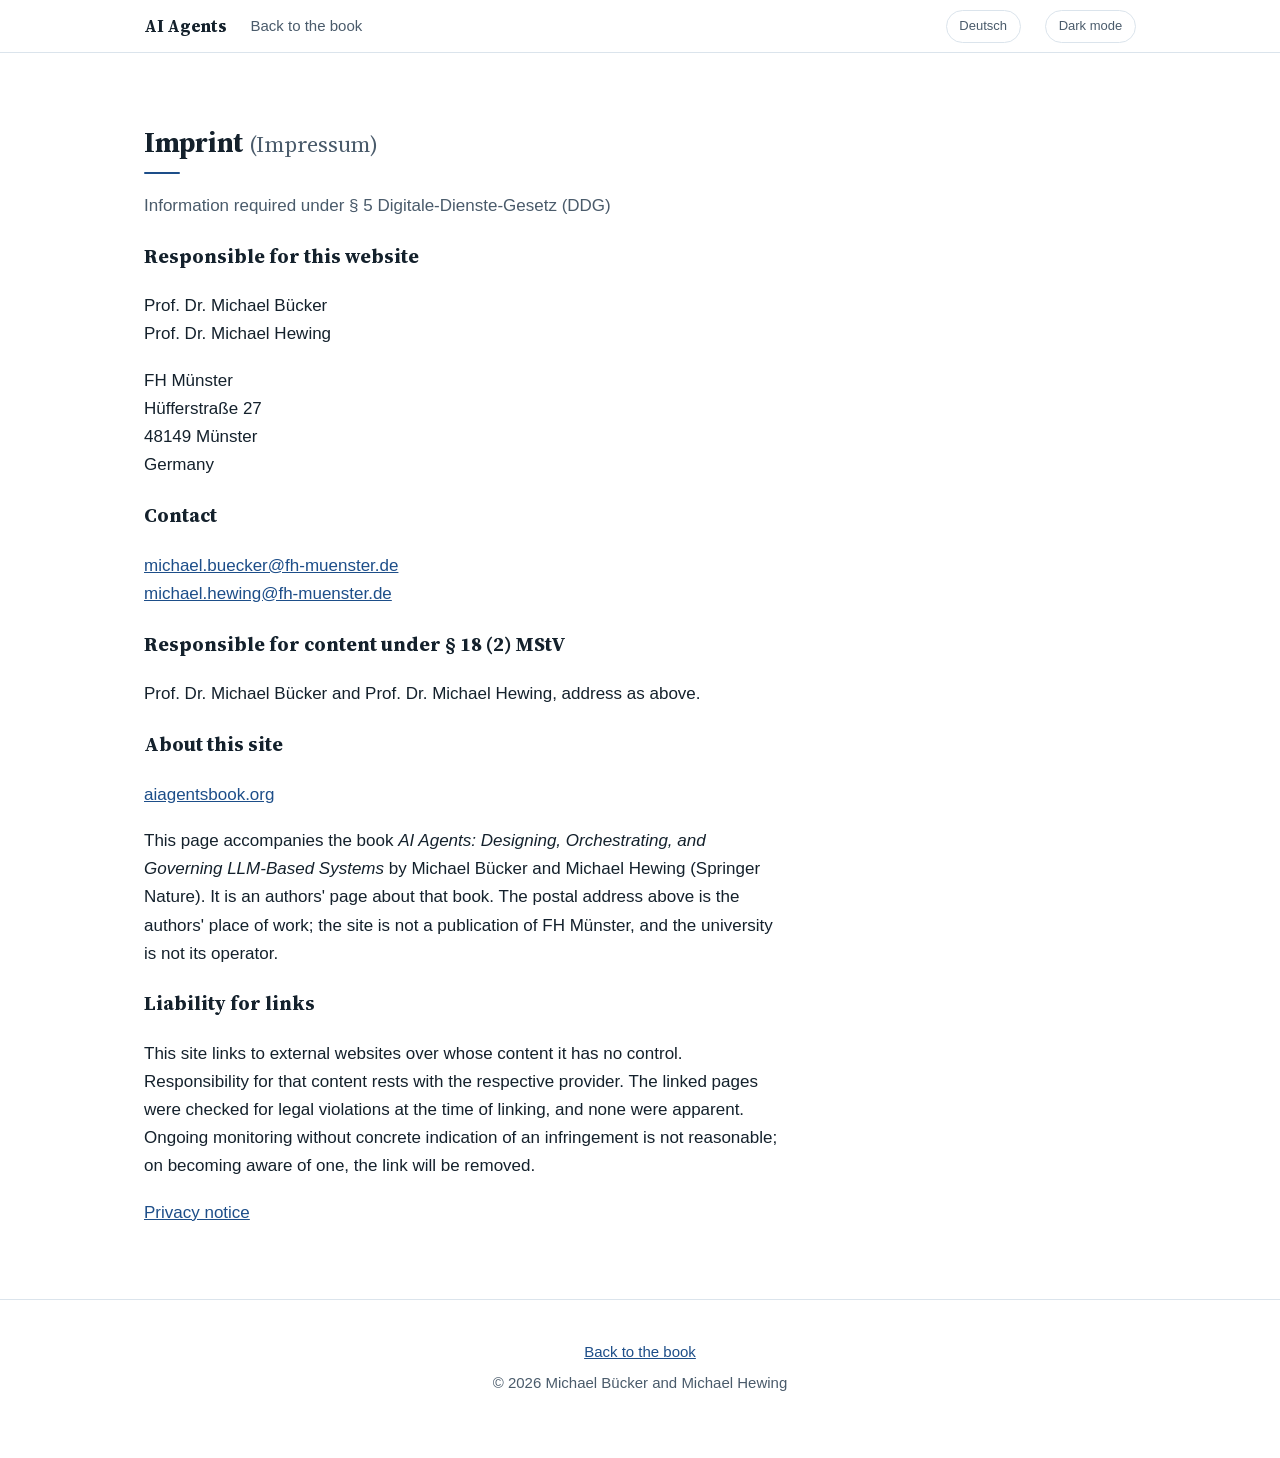
<file: imprint.html>
<!doctype html>
<html lang="en">
<head>
<meta charset="utf-8">
<meta name="viewport" content="width=device-width, initial-scale=1">
<title>Imprint — AI Agents</title>
<meta name="robots" content="noindex">
<link rel="alternate" hreflang="en" href="https://aiagentsbook.org/imprint.html">
<link rel="alternate" hreflang="de" href="https://aiagentsbook.org/de/imprint.html">
<link rel="icon" href="favicon.svg" type="image/svg+xml">
<link rel="apple-touch-icon" href="apple-touch-icon.png">
<link rel="stylesheet" href="style.css">
<script>
  /* Applies a stored theme choice before first paint. Inline and repeated on
     every page rather than pulled from a shared file: it has to run before
     the first paint to avoid a flash of the other scheme, and a page that
     omitted it would silently ignore the visitor's choice -- which is exactly
     what the imprint and privacy pages did until this was added. */
  try {
    var saved = localStorage.getItem("theme");
    if (saved === "dark" || saved === "light") {
      document.documentElement.dataset.theme = saved;
    }
  } catch (e) {}
</script>
</head>
<body>

<nav class="topbar">
  <a class="topbar-brand" href="index.html">AI Agents</a>
  <ul class="topbar-links">
    <li><a href="index.html">Back to the book</a></li>
  </ul>
  <a class="lang" href="de/imprint.html" hreflang="de" lang="de"><span class="lang-full">Deutsch</span><span class="lang-abbr">DE</span></a>
  <button id="theme-toggle" class="theme-toggle" type="button" hidden>
    <span data-when="light">Dark mode</span><span data-when="dark">Light mode</span>
  </button>
</nav>

<main>

<section class="band">
  <!-- The German word stays alongside the English one: "Impressum" is what a
       German visitor, and a German authority, looks for on a page operated
       from Germany. The statute's name is a proper noun and is not
       translated. -->
  <h2>Imprint <span class="alt-title">(Impressum)</span></h2>
  <p class="intro">Information required under § 5 Digitale-Dienste-Gesetz (DDG)</p>

  <h3>Responsible for this website</h3>
  <p>
    Prof. Dr. Michael Bücker<br>
    Prof. Dr. Michael Hewing
  </p>
  <p>
    FH Münster<br>
    Hüfferstraße 27<br>
    48149 Münster<br>
    Germany
  </p>

  <h3>Contact</h3>
  <p>
    <a href="mailto:michael.buecker@fh-muenster.de">michael.buecker@fh-muenster.de</a><br>
    <a href="mailto:michael.hewing@fh-muenster.de">michael.hewing@fh-muenster.de</a>
  </p>

  <h3>Responsible for content under § 18 (2) MStV</h3>
  <p>
    Prof. Dr. Michael Bücker and Prof. Dr. Michael Hewing, address as above.
  </p>

  <h3>About this site</h3>
  <p><a href="https://aiagentsbook.org/">aiagentsbook.org</a></p>
  <p>This page accompanies the book <em>AI Agents: Designing, Orchestrating, and
    Governing LLM-Based Systems</em> by Michael Bücker and Michael Hewing
    (Springer Nature). It is an authors' page about that book. The postal
    address above is the authors' place of work; the site is not a publication
    of FH Münster, and the university is not its operator.</p>

  <h3>Liability for links</h3>
  <p>This site links to external websites over whose content it has no control.
    Responsibility for that content rests with the respective provider. The
    linked pages were checked for legal violations at the time of linking, and
    none were apparent. Ongoing monitoring without concrete indication of an
    infringement is not reasonable; on becoming aware of one, the link will be
    removed.</p>

  <p><a href="privacy.html">Privacy notice</a></p>
</section>

</main>

<footer>
  <p><a href="index.html">Back to the book</a></p>
  <p>&copy; 2026 Michael Bücker and Michael Hewing</p>
</footer>

<script>
  /* The button is hidden in markup and revealed here, so a visitor without
     JavaScript is not offered a control that cannot work. Their system
     preference still decides the scheme, which is the sensible default. */
  (function () {
    var button = document.getElementById("theme-toggle");
    if (!button) return;
    button.hidden = false;

    function current() {
      return document.documentElement.dataset.theme ||
        (window.matchMedia("(prefers-color-scheme: dark)").matches ? "dark" : "light");
    }

    function label() {
      button.setAttribute(
        "aria-label",
        current() === "dark" ? "Switch to light mode" : "Switch to dark mode"
      );
    }

    label();
    button.addEventListener("click", function () {
      var next = current() === "dark" ? "light" : "dark";
      document.documentElement.dataset.theme = next;
      label();
      try { localStorage.setItem("theme", next); } catch (e) {}
    });
  })();
</script>

</body>
</html>
</file>
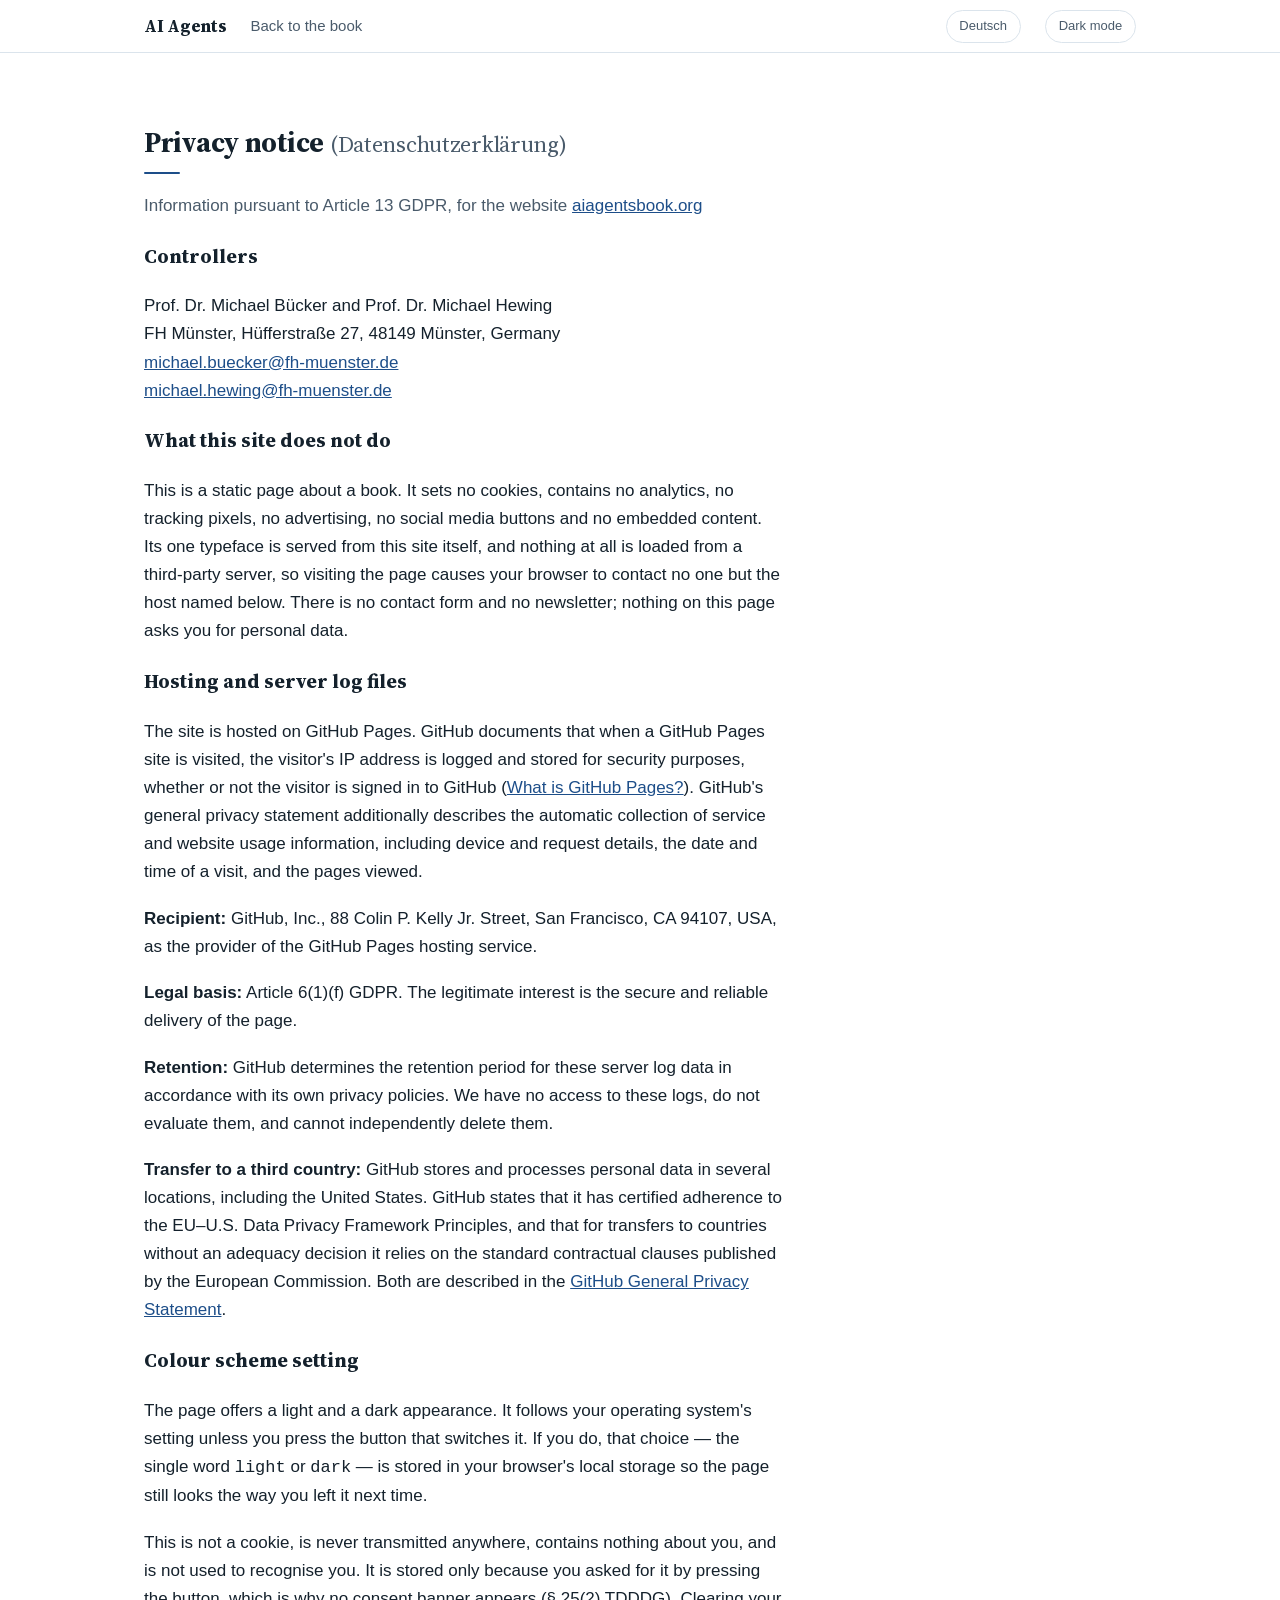
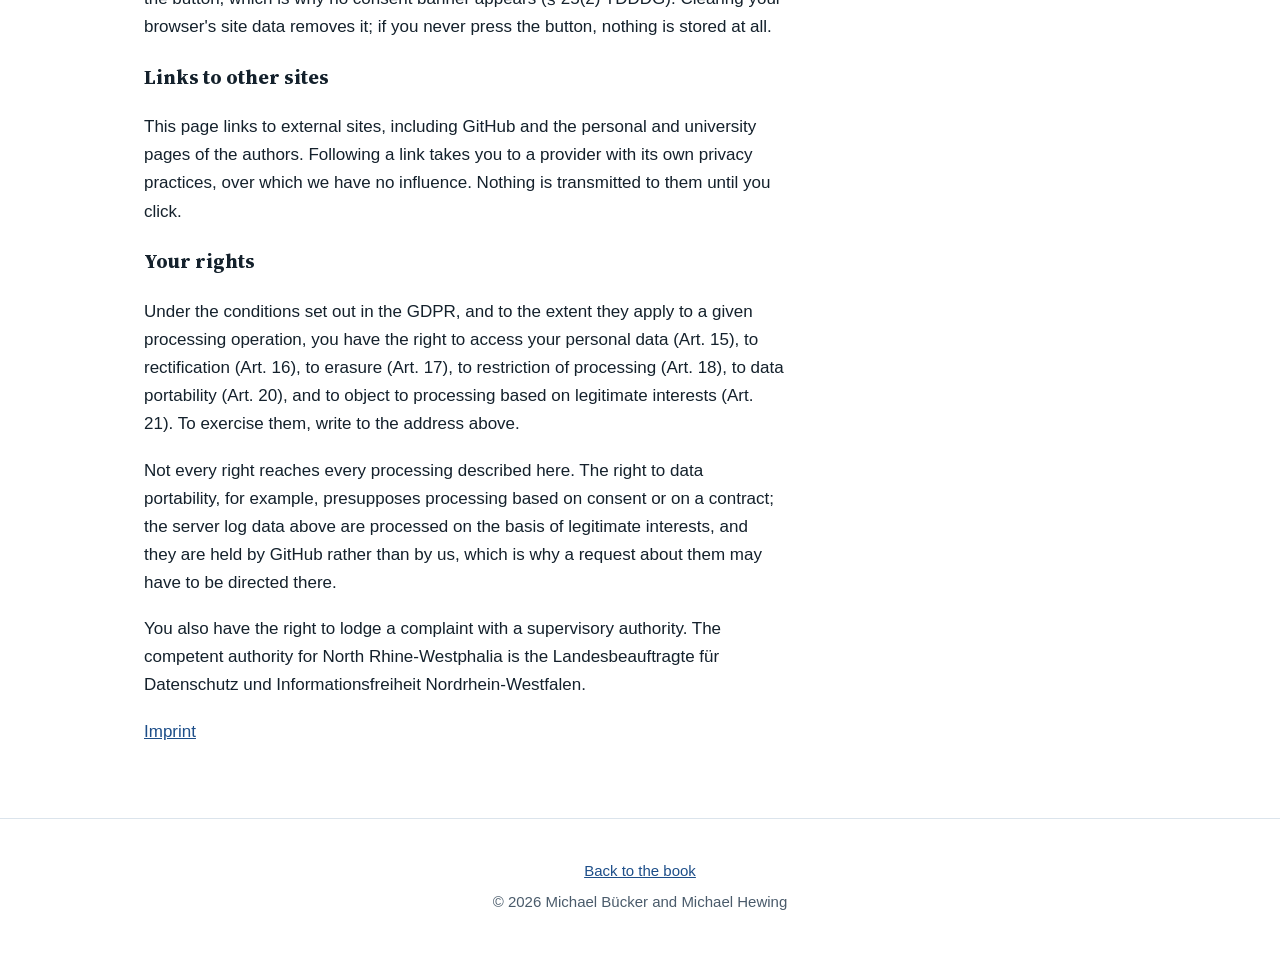
<file: privacy.html>
<!doctype html>
<html lang="en">
<head>
<meta charset="utf-8">
<meta name="viewport" content="width=device-width, initial-scale=1">
<title>Privacy — AI Agents</title>
<meta name="robots" content="noindex">
<link rel="alternate" hreflang="en" href="https://aiagentsbook.org/privacy.html">
<link rel="alternate" hreflang="de" href="https://aiagentsbook.org/de/privacy.html">
<link rel="icon" href="favicon.svg" type="image/svg+xml">
<link rel="apple-touch-icon" href="apple-touch-icon.png">
<link rel="stylesheet" href="style.css">
<script>
  /* Applies a stored theme choice before first paint. Inline and repeated on
     every page rather than pulled from a shared file: it has to run before
     the first paint to avoid a flash of the other scheme, and a page that
     omitted it would silently ignore the visitor's choice -- which is exactly
     what the imprint and privacy pages did until this was added. */
  try {
    var saved = localStorage.getItem("theme");
    if (saved === "dark" || saved === "light") {
      document.documentElement.dataset.theme = saved;
    }
  } catch (e) {}
</script>
</head>
<body>

<nav class="topbar">
  <a class="topbar-brand" href="index.html">AI Agents</a>
  <ul class="topbar-links">
    <li><a href="index.html">Back to the book</a></li>
  </ul>
  <a class="lang" href="de/privacy.html" hreflang="de" lang="de"><span class="lang-full">Deutsch</span><span class="lang-abbr">DE</span></a>
  <button id="theme-toggle" class="theme-toggle" type="button" hidden>
    <span data-when="light">Dark mode</span><span data-when="dark">Light mode</span>
  </button>
</nav>

<main>

<section class="band">
  <h2>Privacy notice <span class="alt-title">(Datenschutzerklärung)</span></h2>
  <!-- Article 13 only. Article 14 covers data obtained from someone other
       than the data subject; everything here arises from the visitor's own
       request for the page. -->
  <p class="intro">Information pursuant to Article 13 GDPR, for the website
    <a href="https://aiagentsbook.org/">aiagentsbook.org</a></p>

  <h3>Controllers</h3>
  <p>
    Prof. Dr. Michael Bücker and Prof. Dr. Michael Hewing<br>
    FH Münster, Hüfferstraße 27, 48149 Münster, Germany<br>
    <a href="mailto:michael.buecker@fh-muenster.de">michael.buecker@fh-muenster.de</a><br>
    <a href="mailto:michael.hewing@fh-muenster.de">michael.hewing@fh-muenster.de</a>
  </p>

  <h3>What this site does not do</h3>
  <p>This is a static page about a book. It sets no cookies, contains no
    analytics, no tracking pixels, no advertising, no social media buttons and
    no embedded content. Its one typeface is served from this site itself, and
    nothing at all is loaded from a third-party server, so visiting the page
    causes your browser to contact no one but the host named below. There is no contact form and no newsletter; nothing on this
    page asks you for personal data.</p>

  <h3>Hosting and server log files</h3>
  <!-- Each claim is tied to the GitHub source that carries it. The
       IP-for-security sentence is what the Pages documentation states
       specifically for Pages; the broader fields come from the general
       privacy statement and are attributed to it rather than presented as
       Pages-specific logging, which GitHub does not document that way. -->
  <p>The site is hosted on GitHub Pages. GitHub documents that when a GitHub
    Pages site is visited, the visitor's IP address is logged and stored for
    security purposes, whether or not the visitor is signed in to GitHub
    (<a href="https://docs.github.com/en/pages/getting-started-with-github-pages/what-is-github-pages">What
    is GitHub Pages?</a>). GitHub's general privacy statement additionally
    describes the automatic collection of service and website usage
    information, including device and request details, the date and time of a
    visit, and the pages viewed.</p>
  <p><strong>Recipient:</strong> GitHub, Inc., 88 Colin P. Kelly Jr. Street,
    San Francisco, CA 94107, USA, as the provider of the GitHub Pages hosting
    service.</p>
  <p><strong>Legal basis:</strong> Article 6(1)(f) GDPR. The legitimate
    interest is the secure and reliable delivery of the page.</p>
  <!-- A retention period is stated as a criterion rather than a number:
       Art. 13(2)(a) accepts that, and inventing a figure for logs we cannot
       see would be worse than naming who decides it. -->
  <p><strong>Retention:</strong> GitHub determines the retention period for
    these server log data in accordance with its own privacy policies. We have
    no access to these logs, do not evaluate them, and cannot independently
    delete them.</p>
  <!-- Both mechanisms, because GitHub names both: DPF certification and the
       Commission's standard contractual clauses. Reporting only one would
       make the notice wrong as soon as the other is the operative basis. -->
  <p><strong>Transfer to a third country:</strong> GitHub stores and processes
    personal data in several locations, including the United States. GitHub
    states that it has certified adherence to the EU–U.S. Data Privacy
    Framework Principles, and that for transfers to countries without an
    adequacy decision it relies on the standard contractual clauses published
    by the European Commission. Both are described in the
    <a href="https://docs.github.com/en/site-policy/privacy-policies/github-general-privacy-statement">GitHub
    General Privacy Statement</a>.</p>

  <h3>Colour scheme setting</h3>
  <p>The page offers a light and a dark appearance. It follows your operating
    system's setting unless you press the button that switches it. If you do,
    that choice — the single word <code>light</code> or <code>dark</code> — is
    stored in your browser's local storage so the page still looks the way you
    left it next time.</p>
  <p>This is not a cookie, is never transmitted anywhere, contains nothing
    about you, and is not used to recognise you. It is stored only because you
    asked for it by pressing the button, which is why no consent banner appears
    (§ 25(2) TDDDG). Clearing your browser's site data removes it; if you never
    press the button, nothing is stored at all.</p>

  <h3>Links to other sites</h3>
  <p>This page links to external sites, including GitHub and the personal and
    university pages of the authors. Following a link takes you to a provider
    with its own privacy practices, over which we have no influence. Nothing is
    transmitted to them until you click.</p>

  <h3>Your rights</h3>
  <!-- Qualified rather than listed flat: these rights are conditional, and a
       blanket list implies they all apply to everything described above.
       Portability is the clearest case and is named explicitly, since it
       presupposes consent or a contract and the server logs rest on
       legitimate interests instead. -->
  <p>Under the conditions set out in the GDPR, and to the extent they apply to
    a given processing operation, you have the right to access your personal
    data (Art. 15), to rectification (Art. 16), to erasure (Art. 17), to
    restriction of processing (Art. 18), to data portability (Art. 20), and to
    object to processing based on legitimate interests (Art. 21). To exercise
    them, write to the address above.</p>
  <p>Not every right reaches every processing described here. The right to
    data portability, for example, presupposes processing based on consent or
    on a contract; the server log data above are processed on the basis of
    legitimate interests, and they are held by GitHub rather than by us, which
    is why a request about them may have to be directed there.</p>
  <p>You also have the right to lodge a complaint with a supervisory authority.
    The competent authority for North Rhine-Westphalia is the
    Landesbeauftragte für Datenschutz und Informationsfreiheit
    Nordrhein-Westfalen.</p>

  <p><a href="imprint.html">Imprint</a></p>
</section>

</main>

<footer>
  <p><a href="index.html">Back to the book</a></p>
  <p>&copy; 2026 Michael Bücker and Michael Hewing</p>
</footer>

<script>
  /* The button is hidden in markup and revealed here, so a visitor without
     JavaScript is not offered a control that cannot work. Their system
     preference still decides the scheme, which is the sensible default. */
  (function () {
    var button = document.getElementById("theme-toggle");
    if (!button) return;
    button.hidden = false;

    function current() {
      return document.documentElement.dataset.theme ||
        (window.matchMedia("(prefers-color-scheme: dark)").matches ? "dark" : "light");
    }

    function label() {
      button.setAttribute(
        "aria-label",
        current() === "dark" ? "Switch to light mode" : "Switch to dark mode"
      );
    }

    label();
    button.addEventListener("click", function () {
      var next = current() === "dark" ? "light" : "dark";
      document.documentElement.dataset.theme = next;
      label();
      try { localStorage.setItem("theme", next); } catch (e) {}
    });
  })();
</script>

</body>
</html>
</file>
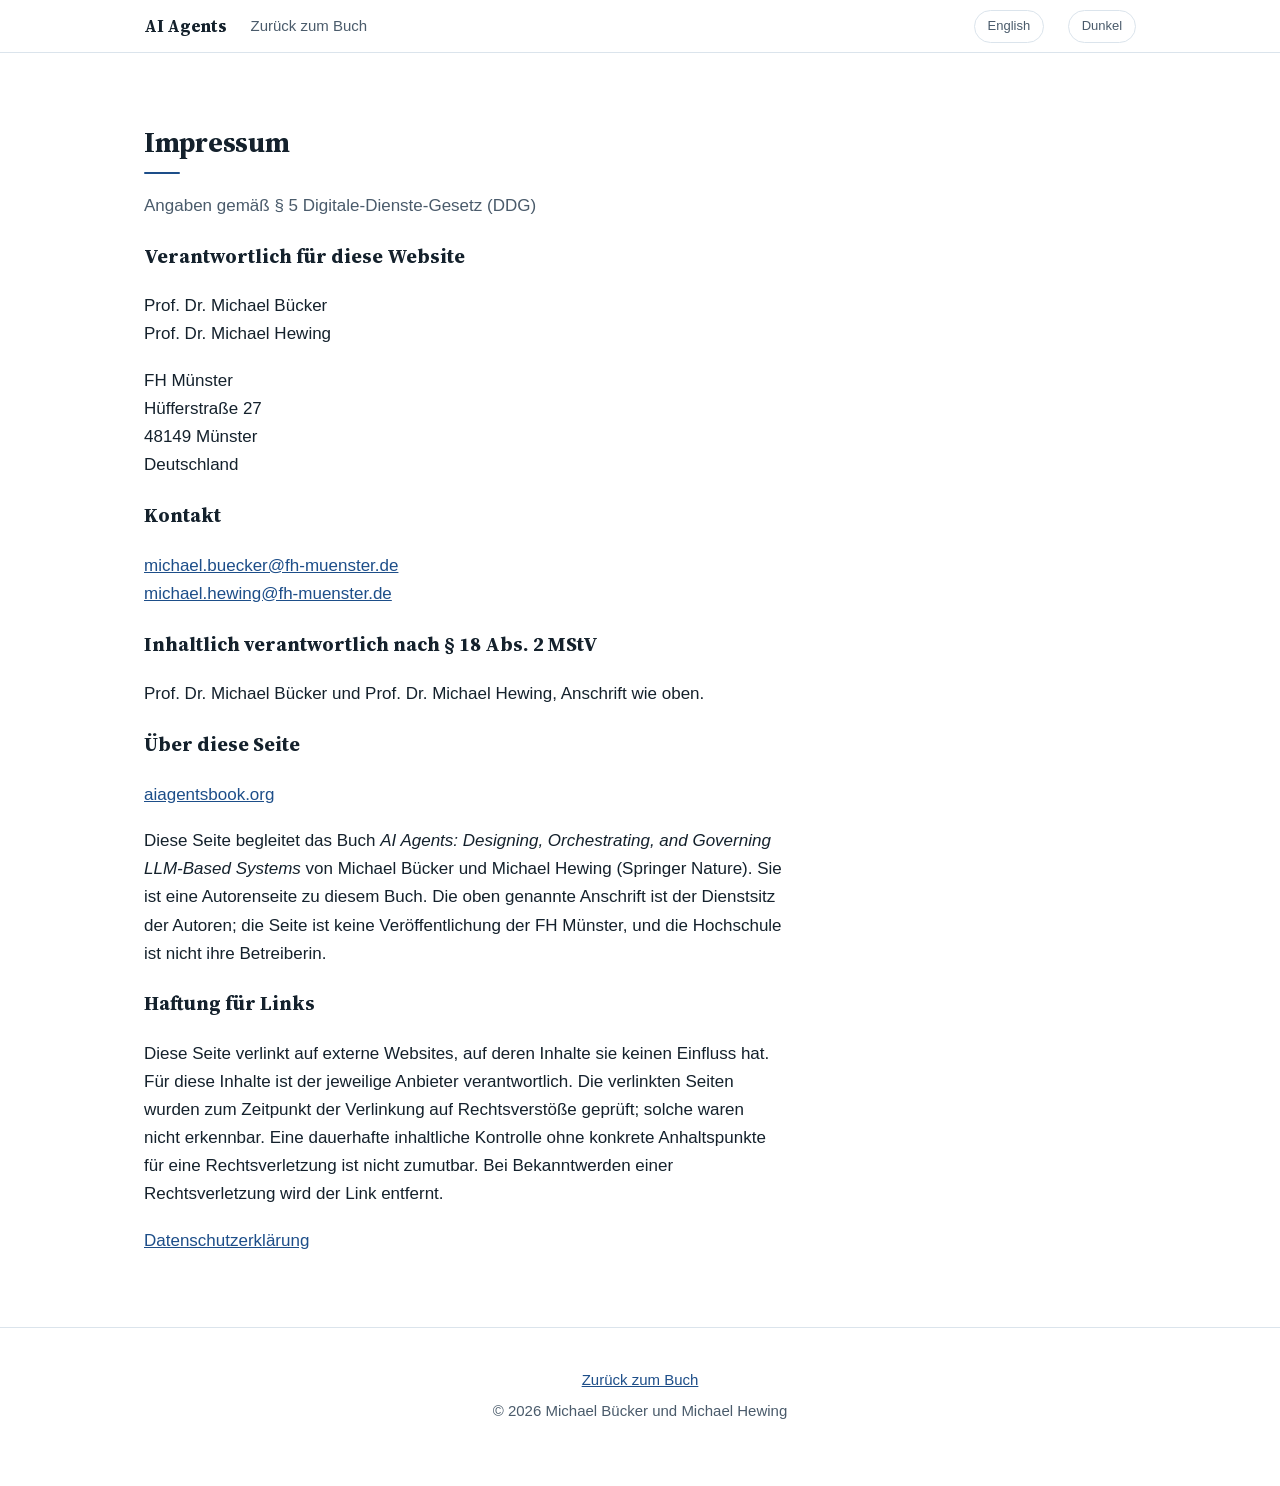
<file: de/imprint.html>
<!doctype html>
<!-- Generated by tools/build-de.py from index.html. Edit the
     English page and that script, not this file. -->

<html lang="de">
<head>
<meta charset="utf-8">
<meta name="viewport" content="width=device-width, initial-scale=1">
<title>Impressum — AI Agents</title>
<meta name="robots" content="noindex">
<link rel="alternate" hreflang="en" href="https://aiagentsbook.org/imprint.html">
<link rel="alternate" hreflang="de" href="https://aiagentsbook.org/de/imprint.html">
<link rel="icon" href="../favicon.svg" type="image/svg+xml">
<link rel="apple-touch-icon" href="../apple-touch-icon.png">
<link rel="stylesheet" href="../style.css">
<script>
  /* Applies a stored theme choice before first paint. Inline and repeated on
     every page rather than pulled from a shared file: it has to run before
     the first paint to avoid a flash of the other scheme, and a page that
     omitted it would silently ignore the visitor's choice -- which is exactly
     what the imprint and privacy pages did until this was added. */
  try {
    var saved = localStorage.getItem("theme");
    if (saved === "dark" || saved === "light") {
      document.documentElement.dataset.theme = saved;
    }
  } catch (e) {}
</script>
</head>
<body>

<nav class="topbar">
  <a class="topbar-brand" href="index.html">AI Agents</a>
  <ul class="topbar-links">
    <li><a href="index.html">Zurück zum Buch</a></li>
  </ul>
  <a class="lang" href="../imprint.html" hreflang="en" lang="en"><span class="lang-full">English</span><span class="lang-abbr">EN</span></a>
  <button id="theme-toggle" class="theme-toggle" type="button" hidden>
    <span data-when="light">Dunkel</span><span data-when="dark">Hell</span>
  </button>
</nav>

<main>

<section class="band">
  <!-- The German word stays alongside the English one: "Impressum" is what a
       German visitor, and a German authority, looks for on a page operated
       from Germany. The statute's name is a proper noun and is not
       translated. -->
  <h2>Impressum</h2>
  <p class="intro">Angaben gemäß § 5 Digitale-Dienste-Gesetz (DDG)</p>

  <h3>Verantwortlich für diese Website</h3>
  <p>
    Prof. Dr. Michael Bücker<br>
    Prof. Dr. Michael Hewing
  </p>
  <p>FH Münster<br> Hüfferstraße 27<br> 48149 Münster<br> Deutschland</p>

  <h3>Kontakt</h3>
  <p>
    <a href="mailto:michael.buecker@fh-muenster.de">michael.buecker@fh-muenster.de</a><br>
    <a href="mailto:michael.hewing@fh-muenster.de">michael.hewing@fh-muenster.de</a>
  </p>

  <h3>Inhaltlich verantwortlich nach § 18 Abs. 2 MStV</h3>
  <p>Prof. Dr. Michael Bücker und Prof. Dr. Michael Hewing, Anschrift wie oben.</p>

  <h3>Über diese Seite</h3>
  <p><a href="https://aiagentsbook.org/">aiagentsbook.org</a></p>
  <p>Diese Seite begleitet das Buch <em>AI Agents: Designing, Orchestrating, and Governing LLM-Based Systems</em> von Michael Bücker und Michael Hewing (Springer Nature). Sie ist eine Autorenseite zu diesem Buch. Die oben genannte Anschrift ist der Dienstsitz der Autoren; die Seite ist keine Veröffentlichung der FH Münster, und die Hochschule ist nicht ihre Betreiberin.</p>

  <h3>Haftung für Links</h3>
  <p>Diese Seite verlinkt auf externe Websites, auf deren Inhalte sie keinen Einfluss hat. Für diese Inhalte ist der jeweilige Anbieter verantwortlich. Die verlinkten Seiten wurden zum Zeitpunkt der Verlinkung auf Rechtsverstöße geprüft; solche waren nicht erkennbar. Eine dauerhafte inhaltliche Kontrolle ohne konkrete Anhaltspunkte für eine Rechtsverletzung ist nicht zumutbar. Bei Bekanntwerden einer Rechtsverletzung wird der Link entfernt.</p>

  <p><a href="privacy.html">Datenschutzerklärung</a></p>
</section>

</main>

<footer>
  <p><a href="index.html">Zurück zum Buch</a></p>
  <p>&copy; 2026 Michael Bücker und Michael Hewing</p>
</footer>

<script>
  /* The button is hidden in markup and revealed here, so a visitor without
     JavaScript is not offered a control that cannot work. Their system
     preference still decides the scheme, which is the sensible default. */
  (function () {
    var button = document.getElementById("theme-toggle");
    if (!button) return;
    button.hidden = false;

    function current() {
      return document.documentElement.dataset.theme ||
        (window.matchMedia("(prefers-color-scheme: dark)").matches ? "dark" : "light");
    }

    function label() {
      button.setAttribute(
        "aria-label",
        current() === "dark" ? "Zum Hellmodus wechseln" : "Zum Dunkelmodus wechseln"
      );
    }

    label();
    button.addEventListener("click", function () {
      var next = current() === "dark" ? "light" : "dark";
      document.documentElement.dataset.theme = next;
      label();
      try { localStorage.setItem("theme", next); } catch (e) {}
    });
  })();
</script>

</body>
</html>
</file>
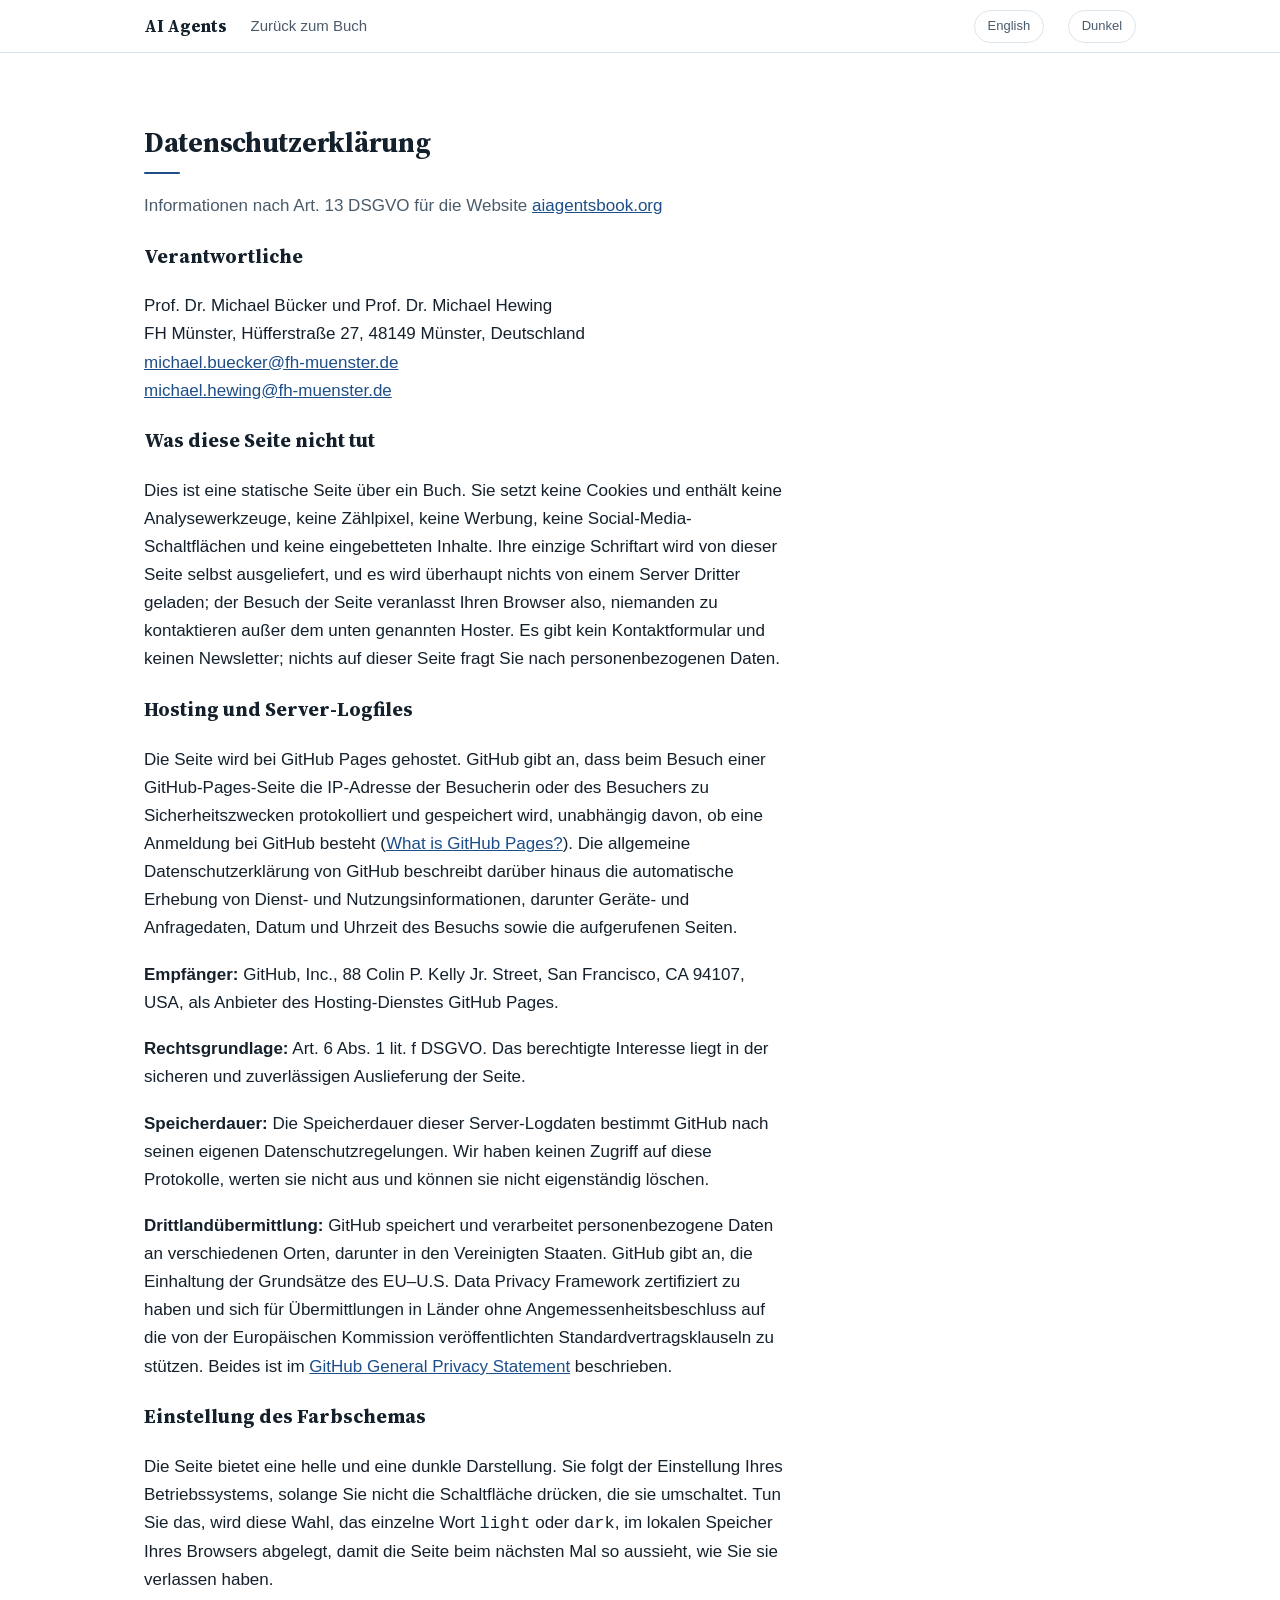
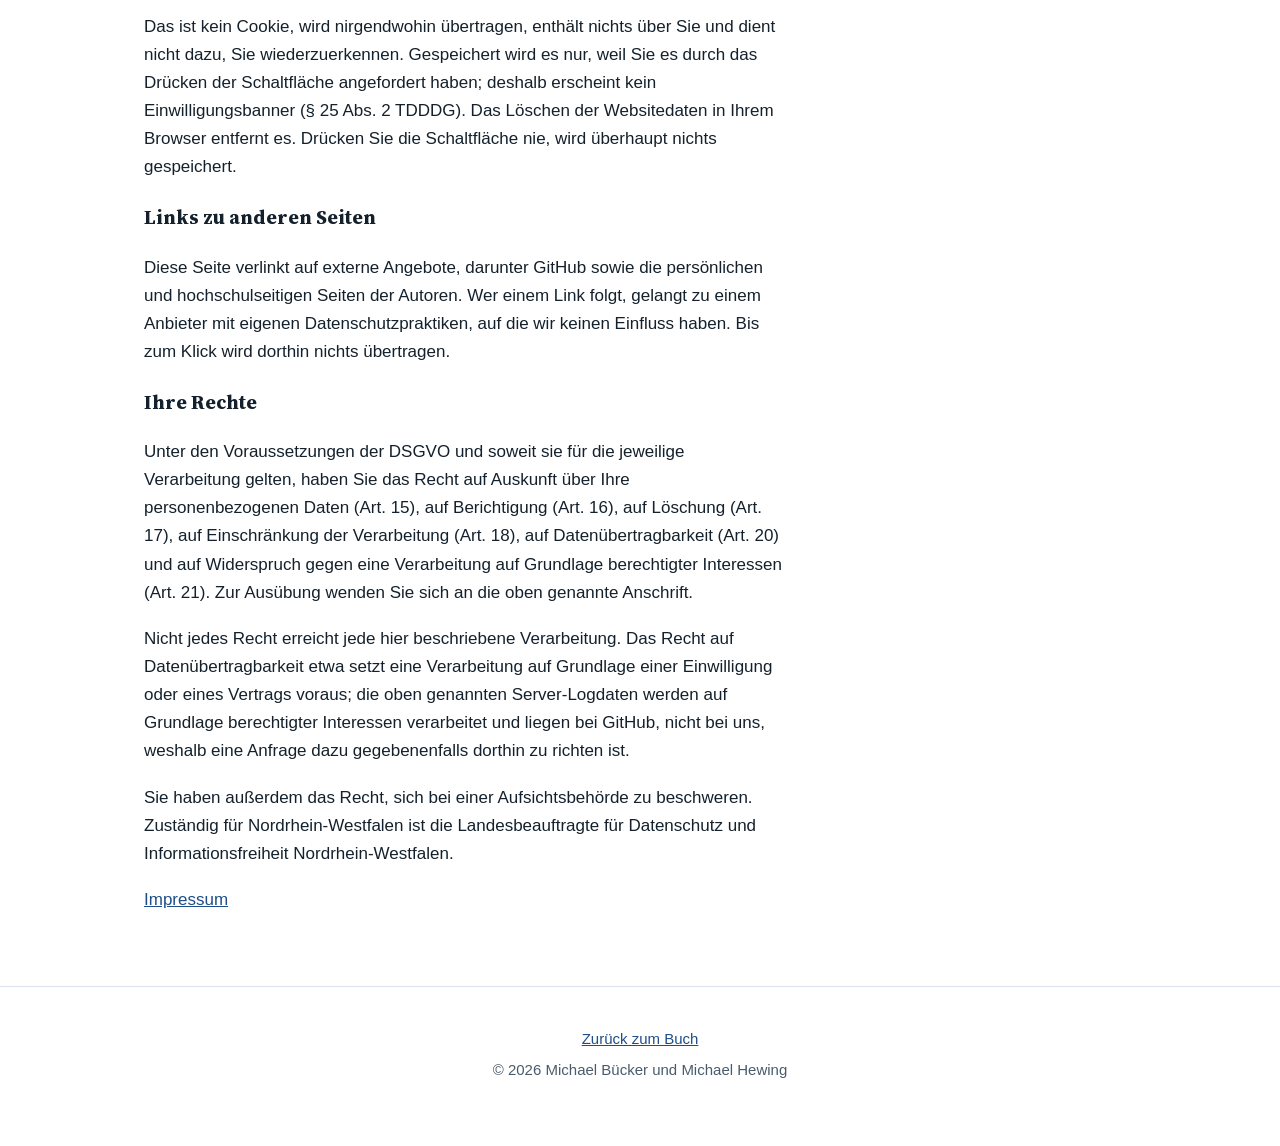
<file: de/privacy.html>
<!doctype html>
<!-- Generated by tools/build-de.py from index.html. Edit the
     English page and that script, not this file. -->

<html lang="de">
<head>
<meta charset="utf-8">
<meta name="viewport" content="width=device-width, initial-scale=1">
<title>Datenschutz — AI Agents</title>
<meta name="robots" content="noindex">
<link rel="alternate" hreflang="en" href="https://aiagentsbook.org/privacy.html">
<link rel="alternate" hreflang="de" href="https://aiagentsbook.org/de/privacy.html">
<link rel="icon" href="../favicon.svg" type="image/svg+xml">
<link rel="apple-touch-icon" href="../apple-touch-icon.png">
<link rel="stylesheet" href="../style.css">
<script>
  /* Applies a stored theme choice before first paint. Inline and repeated on
     every page rather than pulled from a shared file: it has to run before
     the first paint to avoid a flash of the other scheme, and a page that
     omitted it would silently ignore the visitor's choice -- which is exactly
     what the imprint and privacy pages did until this was added. */
  try {
    var saved = localStorage.getItem("theme");
    if (saved === "dark" || saved === "light") {
      document.documentElement.dataset.theme = saved;
    }
  } catch (e) {}
</script>
</head>
<body>

<nav class="topbar">
  <a class="topbar-brand" href="index.html">AI Agents</a>
  <ul class="topbar-links">
    <li><a href="index.html">Zurück zum Buch</a></li>
  </ul>
  <a class="lang" href="../privacy.html" hreflang="en" lang="en"><span class="lang-full">English</span><span class="lang-abbr">EN</span></a>
  <button id="theme-toggle" class="theme-toggle" type="button" hidden>
    <span data-when="light">Dunkel</span><span data-when="dark">Hell</span>
  </button>
</nav>

<main>

<section class="band">
  <h2>Datenschutzerklärung</h2>
  <!-- Article 13 only. Article 14 covers data obtained from someone other
       than the data subject; everything here arises from the visitor's own
       request for the page. -->
  <p class="intro">Informationen nach Art. 13 DSGVO für die Website <a href="https://aiagentsbook.org/">aiagentsbook.org</a></p>

  <h3>Verantwortliche</h3>
  <p>Prof. Dr. Michael Bücker und Prof. Dr. Michael Hewing<br> FH Münster, Hüfferstraße 27, 48149 Münster, Deutschland<br> <a href="mailto:michael.buecker@fh-muenster.de">michael.buecker@fh-muenster.de</a><br> <a href="mailto:michael.hewing@fh-muenster.de">michael.hewing@fh-muenster.de</a></p>

  <h3>Was diese Seite nicht tut</h3>
  <p>Dies ist eine statische Seite über ein Buch. Sie setzt keine Cookies und enthält keine Analysewerkzeuge, keine Zählpixel, keine Werbung, keine Social-Media-Schaltflächen und keine eingebetteten Inhalte. Ihre einzige Schriftart wird von dieser Seite selbst ausgeliefert, und es wird überhaupt nichts von einem Server Dritter geladen; der Besuch der Seite veranlasst Ihren Browser also, niemanden zu kontaktieren außer dem unten genannten Hoster. Es gibt kein Kontaktformular und keinen Newsletter; nichts auf dieser Seite fragt Sie nach personenbezogenen Daten.</p>

  <h3>Hosting und Server-Logfiles</h3>
  <!-- Each claim is tied to the GitHub source that carries it. The
       IP-for-security sentence is what the Pages documentation states
       specifically for Pages; the broader fields come from the general
       privacy statement and are attributed to it rather than presented as
       Pages-specific logging, which GitHub does not document that way. -->
  <p>Die Seite wird bei GitHub Pages gehostet. GitHub gibt an, dass beim Besuch einer GitHub-Pages-Seite die IP-Adresse der Besucherin oder des Besuchers zu Sicherheitszwecken protokolliert und gespeichert wird, unabhängig davon, ob eine Anmeldung bei GitHub besteht (<a href="https://docs.github.com/en/pages/getting-started-with-github-pages/what-is-github-pages">What is GitHub Pages?</a>). Die allgemeine Datenschutzerklärung von GitHub beschreibt darüber hinaus die automatische Erhebung von Dienst- und Nutzungsinformationen, darunter Geräte- und Anfragedaten, Datum und Uhrzeit des Besuchs sowie die aufgerufenen Seiten.</p>
  <p><strong>Empfänger:</strong> GitHub, Inc., 88 Colin P. Kelly Jr. Street, San Francisco, CA 94107, USA, als Anbieter des Hosting-Dienstes GitHub Pages.</p>
  <p><strong>Rechtsgrundlage:</strong> Art. 6 Abs. 1 lit. f DSGVO. Das berechtigte Interesse liegt in der sicheren und zuverlässigen Auslieferung der Seite.</p>
  <!-- A retention period is stated as a criterion rather than a number:
       Art. 13(2)(a) accepts that, and inventing a figure for logs we cannot
       see would be worse than naming who decides it. -->
  <p><strong>Speicherdauer:</strong> Die Speicherdauer dieser Server-Logdaten bestimmt GitHub nach seinen eigenen Datenschutzregelungen. Wir haben keinen Zugriff auf diese Protokolle, werten sie nicht aus und können sie nicht eigenständig löschen.</p>
  <!-- Both mechanisms, because GitHub names both: DPF certification and the
       Commission's standard contractual clauses. Reporting only one would
       make the notice wrong as soon as the other is the operative basis. -->
  <p><strong>Drittlandübermittlung:</strong> GitHub speichert und verarbeitet personenbezogene Daten an verschiedenen Orten, darunter in den Vereinigten Staaten. GitHub gibt an, die Einhaltung der Grundsätze des EU–U.S. Data Privacy Framework zertifiziert zu haben und sich für Übermittlungen in Länder ohne Angemessenheitsbeschluss auf die von der Europäischen Kommission veröffentlichten Standardvertragsklauseln zu stützen. Beides ist im <a href="https://docs.github.com/en/site-policy/privacy-policies/github-general-privacy-statement">GitHub General Privacy Statement</a> beschrieben.</p>

  <h3>Einstellung des Farbschemas</h3>
  <p>Die Seite bietet eine helle und eine dunkle Darstellung. Sie folgt der Einstellung Ihres Betriebssystems, solange Sie nicht die Schaltfläche drücken, die sie umschaltet. Tun Sie das, wird diese Wahl, das einzelne Wort <code>light</code> oder <code>dark</code>, im lokalen Speicher Ihres Browsers abgelegt, damit die Seite beim nächsten Mal so aussieht, wie Sie sie verlassen haben.</p>
  <p>Das ist kein Cookie, wird nirgendwohin übertragen, enthält nichts über Sie und dient nicht dazu, Sie wiederzuerkennen. Gespeichert wird es nur, weil Sie es durch das Drücken der Schaltfläche angefordert haben; deshalb erscheint kein Einwilligungsbanner (§ 25 Abs. 2 TDDDG). Das Löschen der Websitedaten in Ihrem Browser entfernt es. Drücken Sie die Schaltfläche nie, wird überhaupt nichts gespeichert.</p>

  <h3>Links zu anderen Seiten</h3>
  <p>Diese Seite verlinkt auf externe Angebote, darunter GitHub sowie die persönlichen und hochschulseitigen Seiten der Autoren. Wer einem Link folgt, gelangt zu einem Anbieter mit eigenen Datenschutzpraktiken, auf die wir keinen Einfluss haben. Bis zum Klick wird dorthin nichts übertragen.</p>

  <h3>Ihre Rechte</h3>
  <!-- Qualified rather than listed flat: these rights are conditional, and a
       blanket list implies they all apply to everything described above.
       Portability is the clearest case and is named explicitly, since it
       presupposes consent or a contract and the server logs rest on
       legitimate interests instead. -->
  <p>Unter den Voraussetzungen der DSGVO und soweit sie für die jeweilige Verarbeitung gelten, haben Sie das Recht auf Auskunft über Ihre personenbezogenen Daten (Art. 15), auf Berichtigung (Art. 16), auf Löschung (Art. 17), auf Einschränkung der Verarbeitung (Art. 18), auf Datenübertragbarkeit (Art. 20) und auf Widerspruch gegen eine Verarbeitung auf Grundlage berechtigter Interessen (Art. 21). Zur Ausübung wenden Sie sich an die oben genannte Anschrift.</p>
  <p>Nicht jedes Recht erreicht jede hier beschriebene Verarbeitung. Das Recht auf Datenübertragbarkeit etwa setzt eine Verarbeitung auf Grundlage einer Einwilligung oder eines Vertrags voraus; die oben genannten Server-Logdaten werden auf Grundlage berechtigter Interessen verarbeitet und liegen bei GitHub, nicht bei uns, weshalb eine Anfrage dazu gegebenenfalls dorthin zu richten ist.</p>
  <p>Sie haben außerdem das Recht, sich bei einer Aufsichtsbehörde zu beschweren. Zuständig für Nordrhein-Westfalen ist die Landesbeauftragte für Datenschutz und Informationsfreiheit Nordrhein-Westfalen.</p>

  <p><a href="imprint.html">Impressum</a></p>
</section>

</main>

<footer>
  <p><a href="index.html">Zurück zum Buch</a></p>
  <p>&copy; 2026 Michael Bücker und Michael Hewing</p>
</footer>

<script>
  /* The button is hidden in markup and revealed here, so a visitor without
     JavaScript is not offered a control that cannot work. Their system
     preference still decides the scheme, which is the sensible default. */
  (function () {
    var button = document.getElementById("theme-toggle");
    if (!button) return;
    button.hidden = false;

    function current() {
      return document.documentElement.dataset.theme ||
        (window.matchMedia("(prefers-color-scheme: dark)").matches ? "dark" : "light");
    }

    function label() {
      button.setAttribute(
        "aria-label",
        current() === "dark" ? "Zum Hellmodus wechseln" : "Zum Dunkelmodus wechseln"
      );
    }

    label();
    button.addEventListener("click", function () {
      var next = current() === "dark" ? "light" : "dark";
      document.documentElement.dataset.theme = next;
      label();
      try { localStorage.setItem("theme", next); } catch (e) {}
    });
  })();
</script>

</body>
</html>
</file>
<file: style.css>
/* AI Agents — book landing page.
   Palette taken from the book's own (AGENTS.md) and from the cover artwork.
   No web fonts and no external requests of any kind. The only JavaScript is
   the colour-scheme toggle, which is first-party, inline, and stores nothing
   beyond the visitor's own choice of theme. */

/* Source Serif 4, self-hosted. A web font is a third-party request only when a
   third party serves it: this file sits beside the page, so the privacy
   notice's claim that a visit contacts no one but the host still holds. The
   file is variable across weight and optical size, which is why one download
   covers every size and weight here.
   SIL Open Font License 1.1 -- the text is in fonts/OFL.txt. */
@font-face {
  font-family: "Source Serif 4";
  src: url("fonts/source-serif-4.woff2") format("woff2");
  font-weight: 200 900;
  font-style: normal;
  font-display: swap;
}

:root {
  --navy-deep: #0a1f38;
  --navy: #143a63;
  --accent: #1d4e89;
  --accent-soft: #dceaf7;
  --tint: #f4f8fc;
  --ink: #14212c;
  --ink-soft: #4a5b6b;
  --page: #ffffff;
  --rule: #dbe4ec;
  --measure: 40rem;   /* reading measure for prose */
  --column: 62rem;    /* the page's single content column */

  --serif: "Source Serif 4", Georgia, "Times New Roman", serif;

  /* The framework diagram is inlined, so its ink is the page's to set. These
     five are the figure's own colours as drawn in the book; the dark scheme
     restates them below. --dia-fill is the box interior, which must read as
     lighter than the band it sits on in either scheme. */
  --dia-strong: #1d4e89;
  --dia-mid:    #3f6a92;
  --dia-line:   #557591;
  --dia-soft:   #a9c3dc;
  --dia-faint:  #c4d7e8;
  --dia-fill:   #ffffff;

  --glow: rgba(29, 78, 137, 0.18);
}

/* Dark scheme. Declared twice so an explicit choice beats the system one:
   the media query applies unless the visitor has picked light, and the
   attribute selector applies whenever they have picked dark. Without the
   `:not()` a visitor on a dark system could not switch to light. */
@media (prefers-color-scheme: dark) {
  :root:not([data-theme="light"]) {
    --accent: #8ab8e8;
    --accent-soft: #1b2f45;
    --tint: #131c26;
    --ink: #dfe7ee;
    --ink-soft: #9fb0bf;
    --page: #0d151d;
    --rule: #223141;
    --dia-strong: #8ab8e8;
    --dia-mid:    #7ea8cf;
    --dia-line:   #7f9db8;
    --dia-soft:   #3d5b78;
    --dia-faint:  #2a4055;
    --dia-fill:   #182430;
    --glow: rgba(138, 184, 232, 0.16);
  }
}

:root[data-theme="dark"] {
  --accent: #8ab8e8;
  --accent-soft: #1b2f45;
  --tint: #131c26;
  --ink: #dfe7ee;
  --ink-soft: #9fb0bf;
  --page: #0d151d;
  --rule: #223141;
  --dia-strong: #8ab8e8;
  --dia-mid:    #7ea8cf;
  --dia-line:   #7f9db8;
  --dia-soft:   #3d5b78;
  --dia-faint:  #2a4055;
  --dia-fill:   #182430;
  --glow: rgba(138, 184, 232, 0.16);
}

*, *::before, *::after { box-sizing: border-box; }

html { -webkit-text-size-adjust: 100%; }

body {
  margin: 0;
  background: var(--page);
  color: var(--ink);
  font: 400 1.0625rem/1.65 -apple-system, BlinkMacSystemFont, "Segoe UI",
        Roboto, "Helvetica Neue", Arial, sans-serif;
}

img { max-width: 100%; height: auto; }

a { color: var(--accent); }


/* --- Top bar -------------------------------------------------------------- */

/* Sticky rather than fixed: it keeps its place in the flow, so nothing has to
   be padded out from underneath it, and the scroll-margin below keeps a
   section heading from landing behind it when an anchor is followed. */
.topbar {
  position: sticky;
  top: 0;
  z-index: 20;
  display: flex;
  align-items: center;
  gap: 1rem clamp(0.75rem, 2vw, 1.5rem);
  flex-wrap: wrap;
  padding: 0.6rem max(1.5rem, calc((100% - var(--column)) / 2));
  background: var(--page);
  border-bottom: 1px solid var(--rule);
}

.topbar-brand {
  font-weight: 700;
  text-decoration: none;
  color: var(--ink);
  letter-spacing: -0.01em;
}

.topbar-links {
  display: flex;
  flex-wrap: wrap;
  gap: 0.35rem clamp(0.75rem, 2vw, 1.4rem);
  margin: 0;
  margin-right: auto;
  padding: 0;
  list-style: none;
  font-size: 0.9375rem;
}

.topbar-links a {
  text-decoration: none;
  color: var(--ink-soft);
}

.topbar-links a:hover, .topbar-links a:focus-visible {
  color: var(--accent);
  text-decoration: underline;
}

/* Clears the sticky bar when a link jumps to a section. */
:target, .band[id] { scroll-margin-top: 4.5rem; }

@media (prefers-reduced-motion: no-preference) {
  html { scroll-behavior: smooth; }
}

/* At phone width the bar wrapped onto three rows and, being sticky, kept a
   fifth of the screen for itself. One row that scrolls sideways keeps every
   link reachable at a fraction of the height; the wordmark goes, since the
   page title sits right beneath it anyway. */
@media (max-width: 48rem) {
  .topbar { flex-wrap: nowrap; padding-block: 0.45rem; }
  .topbar-brand { display: none; }
  .topbar-links {
    flex-wrap: nowrap;
    overflow-x: auto;
    scrollbar-width: none;
    -webkit-overflow-scrolling: touch;
  }
  .topbar-links::-webkit-scrollbar { display: none; }
  .topbar-links a { white-space: nowrap; }
}

/* --- Hero ---------------------------------------------------------------- */

.hero {
  /* Follows the colour scheme like every other band. It used to stay dark in
     both schemes because the cover was a flat, dark-navy rectangle that
     needed a dark surround to sit in. The cover is now a 3D render already
     cut out on white, so it drops onto a light band without a seam -- and a
     dark slab above light content was the single heaviest thing on the page. */
  background: var(--tint);
  color: var(--ink);
  padding: clamp(2.5rem, 7vw, 5.5rem) 1.5rem;
  border-bottom: 1px solid var(--rule);
  position: relative;   /* anchors .theme-toggle */
}

/* Sits in the top bar now. It used to float over the page, which meant it
   covered text at phone width for the whole scroll; riding along in the bar
   removes that problem instead of working around it. */
/* Same shape as the theme toggle beside it, because they are the same kind
   of thing to a reader: a small switch for how the page is presented. It is
   an anchor rather than a button, so it works with JavaScript off and can be
   opened in a new tab. */
.lang {
  flex: none;
  padding: 0.3rem 0.8rem;
  border: 1px solid var(--rule);
  border-radius: 999px;
  color: var(--ink-soft);
  font-size: 0.8125rem;
  text-decoration: none;
}

.lang:hover, .lang:focus-visible {
  border-color: var(--accent);
  color: var(--accent);
}

/* The language name in full where there is room, the two-letter code where
   there is not: the topbar's section links are a horizontal scroller on a
   phone, and every pill beside them eats into what the reader can see of it. */
.lang-abbr { display: none; }

/* Its own query rather than a line in the one further up, which sits above
   these rules in the file and would lose to them at equal specificity. */
@media (max-width: 48rem) {
  .lang-full { display: none; }
  .lang-abbr { display: inline; }
}

.theme-toggle {
  flex: none;
  background: transparent;
  padding: 0.3rem 0.8rem;
  border: 1px solid var(--rule);
  border-radius: 999px;
  color: var(--ink-soft);
  font: inherit;
  font-size: 0.8125rem;
  cursor: pointer;
}

.theme-toggle:hover, .theme-toggle:focus-visible {
  border-color: var(--accent);
  color: var(--accent);
}


/* The button carries both labels; the scheme in force decides which shows,
   so the label stays right even when the system preference changes under a
   visitor who never pressed it. */
.theme-toggle [data-when="dark"] { display: none; }
:root[data-theme="dark"] .theme-toggle [data-when="light"] { display: none; }
:root[data-theme="dark"] .theme-toggle [data-when="dark"] { display: inline; }

@media (prefers-color-scheme: dark) {
  :root:not([data-theme="light"]) .theme-toggle [data-when="light"] { display: none; }
  :root:not([data-theme="light"]) .theme-toggle [data-when="dark"] { display: inline; }
}

.hero-inner {
  max-width: 62rem;
  margin: 0 auto;
  display: flex;
  flex-wrap: wrap;
  gap: clamp(2rem, 5vw, 4rem);
  align-items: center;
}

.hero-text { flex: 1 1 22rem; }

.eyebrow {
  margin: 0 0 1.25rem;
  font-size: 0.8125rem;
  letter-spacing: 0.09em;
  text-transform: uppercase;
  color: var(--accent);
}

.hero h1 {
  margin: 0;
  font-size: clamp(2.75rem, 8vw, 4.5rem);
  line-height: 1.02;
  letter-spacing: -0.02em;
  font-weight: 700;
}

.subtitle {
  margin: 0.75rem 0 0;
  font-size: clamp(1.125rem, 2.6vw, 1.5rem);
  line-height: 1.3;
  font-weight: 400;
  color: var(--ink-soft);
}

/* The authors outrank the foreword writer in the hero: full ink, a size
   step above the line below, and the names are the only thing between the
   subtitle and the lede that is not muted. */
.authors {
  margin: 1.5rem 0 0;
  font-size: 1.1875rem;
  font-weight: 600;
  letter-spacing: 0.01em;
  color: var(--ink);
}

.foreword-by {
  margin: 0.35rem 0 0;
  max-width: 32rem;
  font-size: 0.9375rem;
  line-height: 1.45;
  color: var(--ink-soft);
}

.lede {
  margin: 1.75rem 0 0;
  max-width: 32rem;
  font-size: 1.0625rem;
  color: var(--ink);
}

/* Two links, not two buttons: the Springer page is where the book lives, so
   it carries the filled treatment, and the retailer sits beside it in the
   quiet one. Both are sized by their own text rather than stretched to a
   common width, which would imply they are the same kind of destination. */
.hero-actions {
  margin: 1.75rem 0 0;
  display: flex;
  flex-wrap: wrap;
  gap: 0.75rem;
}

.action {
  display: inline-block;
  padding: 0.6rem 1.1rem;
  border: 1px solid var(--accent);
  border-radius: 6px;
  background: var(--accent);
  color: var(--page);
  font-size: 0.9375rem;
  font-weight: 600;
  text-decoration: none;
}

.action:hover, .action:focus-visible {
  background: var(--navy);
  border-color: var(--navy);
}

/* The retailers are a sentence, not a second button. Two buttons side by
   side would read as two equal destinations, and the shop that sells the
   book is not the equal of the publisher's own page. */
.preorder {
  align-self: center;
  font-size: 0.9375rem;
  color: var(--ink-soft);
}

.preorder a { color: var(--accent); }

.hero-cover { flex: 0 1 17rem; margin-inline: auto; }

.hero-cover img {
  display: block;
  width: 100%;
  /* No box-shadow and no radius: the cover is a cut-out render with its own
     shadow already in the pixels. CSS would draw a second one around the
     element's rectangle instead of around the book, which on a tinted band
     reads as a pale slab behind it. */
}

/* --- Sections ------------------------------------------------------------ */

/* One column for the whole page. The centring lives in the section's own
   inline padding rather than in `margin-inline: auto` on each child, so that
   every block shares one left edge no matter how wide it is: prose stops at
   the reading measure, grids run the full column, and both start in the same
   place. Centring each child individually instead gives each width its own
   left edge, which reads as ragged indentation down the page. */
.band {
  padding-block: clamp(2.75rem, 6vw, 4.5rem);
  padding-inline: max(1.5rem, calc((100% - var(--column)) / 2));
}
.band.alt { background: var(--tint); }

.band > * { max-width: var(--measure); }

.band h2 {
  margin: 0 0 1.5rem;
  font-size: clamp(1.375rem, 3vw, 1.75rem);
  line-height: 1.25;
  letter-spacing: -0.01em;
}

.band p { margin: 0 0 1.15rem; }
.band p:last-child { margin-bottom: 0; }

.intro { color: var(--ink-soft); }

/* --- Contents ------------------------------------------------------------ */

/* Wider than the prose measure and narrower than the column: each row is a
   number, a title, and a line about the chapter, and that reads badly both
   cramped into three columns and stretched across the full width. */
.contents-list { max-width: 46rem; margin-top: 2.25rem; }

/* The Roman numeral is the key back to the figure above, which carries the
   same Part I / II / III labels inside it. No colour key: the figure is drawn
   in one blue in the book, and inventing a second scheme here would tie the
   two together with a correspondence the diagram does not actually have. */
.part-head {
  display: flex;
  align-items: baseline;
  gap: 0.6rem;
  margin: 2.5rem 0 0.25rem;
  font-family: var(--serif);
  font-size: 1.0625rem;
  font-weight: 600;
  letter-spacing: 0.02em;
  color: var(--ink);
}

.part-head:first-child { margin-top: 0; }

.part-no {
  font-variant-numeric: tabular-nums;
  font-size: 0.8125rem;
  letter-spacing: 0.12em;
  text-transform: uppercase;
  color: var(--accent);
}

ol.toc {
  max-width: none;
  margin: 0;
  padding: 0;
  list-style: none;
}

.toc li {
  display: grid;
  grid-template-columns: 2.5rem 1fr;
  column-gap: 0.5rem;
  padding: 0.7rem 0;
  border-top: 1px solid var(--rule);
}

.toc li:last-child { border-bottom: 1px solid var(--rule); }

.ch-no {
  grid-row: 1 / span 2;
  font-variant-numeric: tabular-nums;
  font-size: 0.9375rem;
  line-height: 1.5;
  color: var(--accent);
  text-align: right;
  padding-right: 0.25rem;
}

.ch-name {
  font-family: var(--serif);
  font-size: 1.0625rem;
  font-weight: 600;
  line-height: 1.35;
}

.ch-blurb {
  font-size: 0.9375rem;
  line-height: 1.45;
  color: var(--ink-soft);
}

/* --- Quotes -------------------------------------------------------------- */

.quote { margin: 0 0 2rem; }
.quote:last-child { margin-bottom: 0; }

.quote blockquote {
  margin: 0;
  padding-left: 1.25rem;
  border-left: 3px solid var(--accent);
  font-size: 1.125rem;
  line-height: 1.5;
}

.quote figcaption {
  margin-top: 0.75rem;
  padding-left: calc(1.25rem + 3px);
  font-size: 0.9375rem;
  color: var(--ink-soft);
}

/* --- Authors ------------------------------------------------------------- */

.authors-grid {
  max-width: 56rem;  /* narrower than the column, still flush left */
  display: grid;
  grid-template-columns: repeat(auto-fit, minmax(18rem, 1fr));
  gap: 2.5rem;
}

.bio-head {
  display: flex;
  align-items: center;
  gap: 0.9rem;
  margin-bottom: 0.6rem;
}

/* Served square and masked here rather than cropped to a circle in the file,
   so the same asset stays usable if the shape ever changes. */
.portrait {
  width: 7rem;
  height: 7rem;
  flex: none;
  border-radius: 50%;
  object-fit: cover;
}

.bio h3 { margin: 0; font-size: 1.125rem; }

/* The photographer's credit, once for both portraits. It is not centred:
   every block on this page shares one left edge, and centring this one
   alone would read as a stray indent. Instead it spans the grid's width
   under a hairline, which is what makes it belong to both columns rather
   than to the left one it happens to sit beneath. */
.credit {
  max-width: 56rem;
  margin-top: 1.5rem;
  padding-top: 0.9rem;
  border-top: 1px solid var(--rule);
  font-size: 0.8125rem;
  color: var(--ink-soft);
}
.bio p { font-size: 1rem; color: var(--ink-soft); }
.bio-links {
  margin: 0.9rem 0 0;
  padding: 0;
  list-style: none;
  display: flex;
  flex-wrap: wrap;
  gap: 0.4rem 1.1rem;
  font-size: 0.9375rem;
}

.bio-links a {
  display: inline-flex;
  align-items: center;
  gap: 0.4rem;
  text-decoration: none;
}

.bio-links a:hover, .bio-links a:focus-visible { text-decoration: underline; }

.icon {
  width: 1em;
  height: 1em;
  flex: none;
  /* The glyphs sit on the text baseline rather than the line box, which is
     what keeps them level with the label at any font size. */
  vertical-align: -0.125em;
}

/* --- Material cards ------------------------------------------------------ */

.cards {
  max-width: 56rem;
  display: grid;
  grid-template-columns: repeat(auto-fit, minmax(17rem, 1fr));
  gap: 1.25rem;
}

.card {
  display: block;
  padding: 1.5rem;
  background: var(--page);
  border: 1px solid var(--rule);
  border-radius: 6px;
  color: inherit;
  text-decoration: none;
}

.card:hover, .card:focus-visible {
  border-color: var(--accent);
  background: var(--accent-soft);
}

.card h3 { margin: 0 0 0.5rem; font-size: 1.0625rem; color: var(--accent); }
.card p { margin: 0; font-size: 0.9688rem; color: var(--ink-soft); }

/* --- Footer -------------------------------------------------------------- */

footer {
  padding: 2.5rem 1.5rem 3.5rem;
  border-top: 1px solid var(--rule);
  text-align: center;
  font-size: 0.9375rem;
  color: var(--ink-soft);
}

footer p { margin: 0 0 0.4rem; }

/* The editions run inline on a wide screen and stack on a narrow one, which
   is what a plain flex-wrap list does on its own. What marks the edition
   name is weight and the accent colour, not a paler grey on the rest: a tone
   quiet enough to read as secondary here lands around 1.8:1 against the
   page, which is unreadable rather than quiet. Number and date therefore
   share the footer's own ink. */
.editions {
  margin: 0.9rem auto 1.1rem;
  padding: 0;
  max-width: 44rem;
  list-style: none;
  display: flex;
  flex-wrap: wrap;
  justify-content: center;
  gap: 0.35rem 1.4rem;
  font-size: 0.875rem;
}

.editions .ed { font-weight: 600; color: var(--accent); }

/* The German legal term beside the English heading: quieter than the title
   it sits next to, because it is a signpost for German visitors rather than
   a second heading. */
.alt-title {
  font-weight: 400;
  font-size: 0.8em;
  color: var(--ink-soft);
}

/* --- Serif ---------------------------------------------------------------- */

/* Headings, the hero title and the pull quotes take the serif; running text,
   navigation and labels stay in the system sans, which is more legible at
   body size and costs nothing to load. */
.topbar-brand,
.hero h1,
.subtitle,
.band h2,
.band h3,
.quote blockquote {
  font-family: var(--serif);
}

.hero h1 { font-weight: 600; letter-spacing: -0.015em; }
.quote blockquote { font-size: 1.1875rem; line-height: 1.55; }

/* Headlines that break into two lines now break evenly instead of leaving a
   single word stranded. Ignored by browsers that do not know it. */
.hero h1, .subtitle, .band h2, .band h3, .part-head, .ch-name, .intro {
  text-wrap: balance;
}

/* A short rule under each section heading, in the cover's blue. */
.band h2 { margin-bottom: 1.1rem; }

.band h2::after {
  content: "";
  display: block;
  width: 2.25rem;
  height: 2px;
  margin-top: 0.75rem;
  background: var(--accent);
  border-radius: 1px;
}

/* --- The framework figure -------------------------------------------------- */

.figure { margin: 2.25rem 0 0; max-width: 34rem; }

.framework {
  display: block;
  width: 100%;
  height: auto;
  font-size: 13px;   /* the diagram's text is sized in user units */
}

.figure figcaption {
  margin-top: 1rem;
  font-size: 0.9375rem;
  line-height: 1.5;
  color: var(--ink-soft);
}

/* --- Cover ---------------------------------------------------------------- */

/* A soft light behind the render, in the navy of the cover artwork. The glow
   is a pseudo-element rather than a box-shadow so it follows the book's shape
   loosely instead of outlining the element's rectangle. */
.hero-cover { position: relative; }

.hero-cover::before {
  content: "";
  position: absolute;
  inset: -14% -10%;
  background: radial-gradient(closest-side, var(--glow), transparent 72%);
  z-index: 0;
  pointer-events: none;
}

.hero-cover img { position: relative; z-index: 1; }

/* --- Footer note ----------------------------------------------------------- */

.footer-note {
  max-width: 34rem;
  margin-inline: auto;
  font-size: 0.875rem;
  color: var(--ink-soft);
}

/* --- Selection and focus ---------------------------------------------------- */

::selection { background: var(--accent-soft); color: var(--ink); }

/* One visible focus ring everywhere, for keyboard users only. The default in
   several browsers is a hairline that disappears against the tinted bands. */
:focus-visible {
  outline: 2px solid var(--accent);
  outline-offset: 2px;
  border-radius: 2px;
}

/* --- Reveal on scroll -------------------------------------------------------- */

/* The class is added by script, so a visitor without JavaScript never gets a
   hidden section; and the whole effect is behind a motion query. */
@media (prefers-reduced-motion: no-preference) {
  .reveal {
    opacity: 0;
    transform: translateY(14px);
    transition: opacity 0.55s ease-out, transform 0.55s ease-out;
  }
  .reveal.is-in { opacity: 1; transform: none; }
}

/* --- Code listing ---------------------------------------------------------- */

.listing { margin: 2rem 0 0; max-width: 40rem; }

.listing pre {
  margin: 0;
  padding: 1.1rem 1.25rem;
  overflow-x: auto;
  background: var(--page);
  border: 1px solid var(--rule);
  border-left: 3px solid var(--accent);
  border-radius: 4px;
  /* Nine lines are not worth a sideways scroll. The longest is 46 characters,
     so on a narrow screen the type shrinks just enough for it to fit rather
     than making the reader drag the block around. */
  font-size: clamp(0.72rem, 2.9vw, 0.875rem);
  line-height: 1.65;
}

.listing code {
  font-family: ui-monospace, SFMono-Regular, Menlo, Consolas, monospace;
  color: var(--ink);
}

/* Highlighted by hand, in the page's own palette. Two classes are the whole
   scheme: a keyword and a call. Anything finer would need a highlighter, and
   a highlighter would need a script the page does not load. */
.listing .k { color: var(--accent); font-weight: 600; }
.listing .f { color: var(--ink); font-weight: 600; }

/* Above the block, so nobody meets a wall of code without being told what it
   is. Set like the section eyebrows rather than like body text. */
.listing-lead {
  margin: 0 0 0.6rem;
  font-size: 0.8125rem;
  letter-spacing: 0.06em;
  text-transform: uppercase;
  color: var(--accent);
}

.listing figcaption {
  margin-top: 0.9rem;
  font-size: 0.9375rem;
  line-height: 1.5;
  color: var(--ink-soft);
}
</file>
